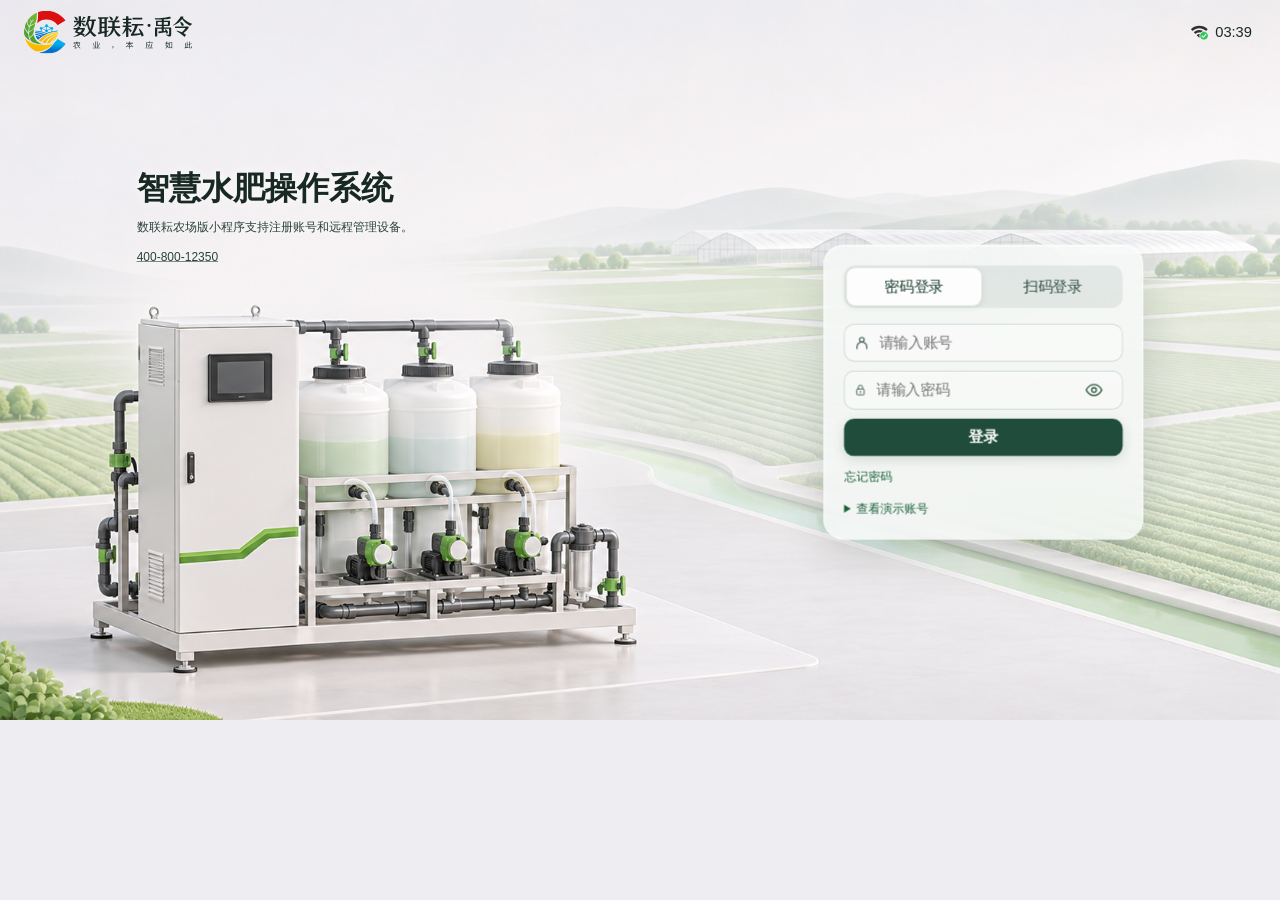
<file: shulianyun-farm-three/machine-demo/index.html>
<!doctype html>
<html lang="zh-CN"><head><meta charset="utf-8"><meta name="viewport" content="width=device-width,initial-scale=1"><script>try{document.documentElement.dataset.theme=localStorage.getItem("fert-ux-theme")||(matchMedia("(prefers-color-scheme: dark)").matches?"dark":"light")}catch(e){document.documentElement.dataset.theme="light"}</script><title>禹令 · 水肥机 UX 设计评审</title><style>
:root{--green:#16794b;--soft:#edf6ef;--ink:#172b24;--muted:#596b63;--line:#dbe4de;--red:#b8322b;--orange:#ffb355}*{box-sizing:border-box}body{margin:0;background:#e9eeeb;color:var(--ink);font-family:'PingFang SC','Noto Sans CJK SC','Microsoft YaHei',sans-serif}button,input,select{font:inherit}button{cursor:pointer}button:disabled{cursor:not-allowed;opacity:.5}button:focus-visible,input:focus,select:focus{outline:3px solid #298457;outline-offset:3px}button{border:1px solid var(--line);border-radius:12px;background:white;padding:12px 22px;color:var(--ink);font-weight:600}button:hover:not(:disabled){border-color:var(--green)}.primary{background:var(--green);color:white;border-color:var(--green)}.danger{background:var(--red);color:white;border-color:var(--red)}.quiet{background:transparent}.reviewbar{display:flex;justify-content:space-between;align-items:center;gap:16px;padding:20px 28px;background:#fff;border-bottom:1px solid var(--line)}.reviewbar h1{font-size:19px;margin:0}.reviewbar p{font-size:12px;color:var(--muted);margin:6px 0 0}.reviewbar .tools{display:flex;gap:8px;align-items:center}.reviewbar button,.reviewbar select{font-size:13px;padding:9px 12px}.workspace{display:grid;grid-template-columns:minmax(0,1fr) 340px;gap:24px;padding:24px;align-items:start}.device-wrap{min-width:0}.device-frame{padding:10px;background:#23392d;border-radius:22px;box-shadow:0 15px 40px #162a2415}.viewport{width:100%;position:relative;overflow:hidden;border-radius:13px;background:#f5f7f5}.screen{width:1920px;height:1080px;transform-origin:top left;position:relative;overflow:hidden;background:#f4f6f4;font-size:24px;display:flex;flex-direction:column}.top{height:112px;background:white;display:flex;align-items:center;justify-content:space-between;padding:0 40px;border-bottom:1px solid var(--line);flex-shrink:0}.brand{display:flex;gap:18px;align-items:center}.brand-mark{width:52px;height:52px;border-radius:16px;background:var(--green);color:white;display:grid;place-items:center;font-size:30px}.brand b{font-size:29px}.brand small{font-size:19px;color:var(--muted);display:block}.topnav{display:flex;gap:10px}.topnav button{font-size:22px;border:none;background:transparent;color:var(--muted)}.topnav button.active{background:var(--soft);color:var(--green)}.topright{display:flex;align-items:center;gap:16px;font-size:20px}.topright .danger{min-width:160px;height:64px}.main{padding:26px 40px;flex:1;min-height:0;display:flex;flex-direction:column;gap:22px}.summary{display:flex;align-items:center;gap:40px;background:white;border:1px solid var(--line);border-radius:20px;padding:22px 28px;min-height:120px}.summary .state{flex:1}.eyebrow{font-size:18px;color:var(--muted);margin-bottom:8px}.summary strong{font-size:32px}.summary .metric{min-width:180px;border-left:1px solid var(--line);padding-left:30px}.metric b{font-size:34px;font-variant-numeric:tabular-nums}.metric small{font-size:20px;margin-left:5px;color:var(--muted)}.dot{display:inline-block;width:11px;height:11px;border-radius:50%;background:var(--green);margin-right:9px}.head{display:flex;align-items:center;justify-content:space-between;gap:16px}.head h2{margin:0;font-size:30px}.row{display:flex;align-items:center;gap:14px}.seg{display:flex;background:#e7ece8;border-radius:14px;padding:5px}.seg button{border:none;background:transparent;font-size:23px;padding:12px 32px;color:var(--muted)}.seg button.active{background:white;color:var(--green);box-shadow:0 2px 6px #172b2410}.pin{width:32px;height:32px;min-width:32px;padding:0;border:0;border-radius:50%;background:var(--orange);color:#5c3400;display:inline-grid;place-items:center;font-size:15px;font-weight:800;vertical-align:middle;margin-right:10px;box-shadow:0 0 0 5px white}.pin:hover{background:#ff9f29}.no-pins .pin{visibility:hidden}.cards{display:grid;grid-template-columns:repeat(4,minmax(0,1fr));gap:18px;flex:1;min-height:0}.barrel{border:1px solid var(--line);border-radius:20px;padding:24px;background:white;text-align:left;display:flex;flex-direction:column;gap:18px;position:relative;color:var(--ink)}.barrel:hover{border-color:var(--green);box-shadow:0 4px 16px #1636260c}.barrel h3{margin:0;font-size:28px}.badge{display:inline-flex;gap:8px;align-items:center;border-radius:8px;padding:6px 10px;font-size:18px;background:var(--soft);color:var(--green)}.badge.warn{background:#fff3e3;color:#925000}.badge.error{background:#fceeea;color:var(--red)}.tank{height:220px;width:140px;border:3px solid #91ad9d;border-radius:16px;margin:10px auto 0;position:relative;overflow:hidden;background:#f3f6f3}.tank .liquid{position:absolute;bottom:0;left:0;right:0;background:#b1dbbf;border-top:2px solid #70b58d}.tank .level{position:absolute;inset:0;display:grid;place-content:center;text-align:center;font-size:42px;font-weight:700}.tank .level small{font-size:18px;font-weight:500}.tank.unknown{background:repeating-linear-gradient(45deg,#eef1ef,#eef1ef 8px,#e5ebe7 8px,#e5ebe7 10px)}.barrel .footer{margin-top:auto;border-top:1px solid var(--line);padding-top:16px;font-size:21px;color:var(--muted)}.faultline{min-height:70px;line-height:1.6;font-size:20px}.muted{color:var(--muted)}.bottomline{display:flex;justify-content:space-between;align-items:center;font-size:20px;color:var(--muted)}.panel{border:1px solid var(--line);background:white;border-radius:20px;padding:24px}.setup{display:grid;grid-template-columns:1.4fr 1fr;gap:22px;flex:1;min-height:0}.setup h3,.panel h3{margin:0 0 18px;font-size:25px}.setup-list{display:flex;flex-direction:column;gap:12px}.select-row{border-bottom:1px solid var(--line);padding:14px 0;display:grid;grid-template-columns:36px 1fr auto;gap:14px;align-items:center;min-height:105px}.select-row label{display:flex;gap:12px;align-items:center;font-size:25px;font-weight:600}.select-row input[type=checkbox]{width:28px;height:28px;accent-color:var(--green)}.select-row small{display:block;font-size:18px;color:var(--muted);margin-top:8px}.select-row button{font-size:21px}.settings{display:flex;flex-direction:column;gap:18px}.field label{font-size:20px;display:block;margin-bottom:10px}.number-control{display:flex;align-items:center;gap:12px}.number-control button{width:52px;padding:8px;font-size:25px}.number-control input,input.num{font-size:28px;width:155px;border:1px solid #acbcb1;border-radius:10px;padding:10px;text-align:center;color:var(--ink);background:white}.unit{font-size:20px;color:var(--muted)}input[type=range]{width:100%;accent-color:var(--green)}.presets{display:flex;gap:10px;margin-top:12px}.presets button{font-size:18px;padding:8px 16px}.check{display:flex;align-items:center;gap:12px;font-size:22px}.check input{width:26px;height:26px;accent-color:var(--green)}.subtle{background:#f3f7f4;border-radius:12px;padding:16px;font-size:20px;line-height:1.65}.actions{display:flex;justify-content:flex-end;gap:14px;margin-top:auto;padding-top:12px}.actions button{min-width:170px;font-size:23px}.error-text{color:var(--red);font-size:20px;min-height:26px}.steps{display:flex;gap:12px;padding:18px 22px;background:white;border:1px solid var(--line);border-radius:16px}.steps span{flex:1;color:var(--muted);font-size:22px}.steps span.current{color:var(--green);font-weight:700}.progress{height:12px;background:#e5ece7;border-radius:10px;overflow:hidden}.progress i{display:block;height:100%;background:var(--green)}.run-grid{display:grid;grid-template-columns:repeat(4,1fr);gap:18px;flex:1}.run-card{display:flex;flex-direction:column;gap:16px}.run-card h3{font-size:26px;margin:0}.big{font-size:42px;font-weight:700}.data-row{display:flex;justify-content:space-between;gap:15px;font-size:21px;padding:12px 0;border-bottom:1px solid var(--line)}.overlay{position:absolute;inset:0;background:#10251c66;display:flex;align-items:center;justify-content:center;z-index:20;padding:32px}.dialog{background:white;border-radius:24px;width:920px;max-height:980px;overflow:auto;padding:34px 40px;box-shadow:0 24px 80px #10251c33}.dialog.wide{width:1150px}.dialog h2{font-size:30px;margin:0}.dialog .close{border:none;font-size:28px;padding:5px 16px}.dialog-body{padding:24px 0;display:flex;flex-direction:column;gap:20px}.dialog .actions{margin-top:12px}.device-caption{text-align:center;font-size:12px;color:#596b63;margin:14px 0}.notes{min-width:0}.notes-heading{display:flex;justify-content:space-between;align-items:center;margin-bottom:12px}.notes h2{font-size:18px;margin:0}.notes small{color:var(--muted)}.note{background:white;border:1px solid var(--line);border-radius:12px;margin-bottom:10px;padding:16px;scroll-margin-top:15px}.note.selected{border-color:var(--green);box-shadow:0 0 0 2px #16794b1c}.note button{border:none;padding:0;background:transparent;text-align:left;display:flex;align-items:center;font-size:14px;line-height:1.5;width:100%}.note .num{background:var(--orange);color:#5c3400;display:grid;place-items:center;border-radius:50%;width:32px;height:32px;flex:0 0 32px;font-size:13px;margin-right:10px}.note dl{font-size:12px;line-height:1.65;margin:12px 0 0}.note dt{font-weight:700;margin-top:8px}.note dd{margin:0;color:var(--muted)}.note-page{font-size:11px;color:var(--muted);padding-left:42px;margin-top:4px}.reviewhelp{font-size:12px;line-height:1.7;color:var(--muted);margin:0 0 16px}.toast{position:absolute;bottom:30px;left:50%;transform:translateX(-50%);padding:16px 28px;background:#172b24;color:white;border-radius:14px;z-index:60;font-size:21px;max-width:900px}.empty{padding:70px;text-align:center}.result-title{font-size:44px;margin:0 0 12px}.result-box{max-width:1100px;width:100%;margin:auto}.result-icon{font-size:48px;color:var(--green);margin-bottom:20px}.locked-banner{background:#fbece9;border:1px solid #edbbb4;border-radius:14px;padding:20px;color:#9c2c24;display:flex;justify-content:space-between;align-items:center}.detail-layout{display:grid;grid-template-columns:240px 1fr;gap:30px}.device-actions{display:flex;flex-direction:column;gap:14px}.operation{display:flex;align-items:center;justify-content:space-between;gap:16px;border-bottom:1px solid var(--line);padding:15px 0}.operation strong{font-size:25px}.operation small{display:block;font-size:18px;color:var(--muted);margin-top:6px}.operation button{font-size:21px}.dialog .head{flex-wrap:wrap}.fine{font-size:18px;line-height:1.6;color:var(--muted)}.notice{background:#fff4e6;padding:15px 18px;border-radius:12px;color:#875000;font-size:20px}.table{width:100%;border-collapse:collapse;font-size:22px}.table th,.table td{border-bottom:1px solid var(--line);text-align:left;padding:15px}.table th{font-size:19px;color:var(--muted)}.elapsed{font-variant-numeric:tabular-nums}@media(max-width:1200px){.workspace{grid-template-columns:1fr}.notes{display:grid;grid-template-columns:repeat(2,minmax(0,1fr));gap:10px}.notes-heading,.reviewhelp{grid-column:1/-1}.note{margin:0}.reviewbar{flex-wrap:wrap}}@media(max-width:620px){.workspace{padding:10px;gap:16px}.reviewbar{padding:14px}.reviewbar .tools{flex-wrap:wrap}.notes{grid-template-columns:1fr}.device-frame{padding:5px;border-radius:12px}.reviewbar h1{font-size:16px}}@media print{.reviewbar .tools{display:none}.workspace{display:block}.notes{display:grid;grid-template-columns:repeat(2,1fr);gap:10px}.note{break-inside:avoid}.device-frame{box-shadow:none}}
.topright .danger{position:relative;z-index:30}.run-card{gap:10px}.run-card .tank{height:150px;width:115px;margin-top:0}.run-card .data-row{padding:8px 0}.run-card .level{font-size:34px}.run-grid{grid-template-columns:repeat(2,minmax(0,1fr));min-height:0}.run-card{display:grid;grid-template-columns:170px 1fr;align-content:start;column-gap:24px}.run-card>.head{grid-column:1/-1}.run-card>.tank{grid-row:2/6;align-self:center}.run-card>.data-row{grid-column:2}.run-card .head{margin-bottom:14px}.actions .pin{width:32px;min-width:32px;height:32px;flex:0 0 32px;padding:0;font-size:15px;align-self:center}.setup .settings{gap:14px}
/* V2: 四桶主操作直达，设置原位展开 */
.top{background:#1c3929;height:104px;border:0}.library-logo{display:block;flex:none;width:300px;height:77px}.topnav button{color:#dce9df;font-size:24px}.topnav button.active{background:#f2f8f3;color:#1b653e}.topright{color:white}.topright>button:not(.danger){background:transparent;border-color:#718b79;color:white}.topright .pin{box-shadow:none}.main{padding:20px 32px;gap:16px}.summary{min-height:106px;padding:16px 24px}.summary .eyebrow{margin-bottom:5px}.summary .metric b{font-size:32px}.direct-cards{min-height:410px}.direct-cards .barrel{padding:18px;gap:12px}.direct-cards h3{font-size:25px;white-space:nowrap}.direct-cards .badge{font-size:17px;white-space:nowrap}.compact-visual{display:flex;align-items:center;gap:20px;min-height:110px}.compact-visual .tank{margin:0;width:86px;height:105px;flex-shrink:0;border-width:2px;border-radius:10px}.compact-visual .level{font-size:27px}.compact-visual .level small{font-size:15px}.compact-visual .faultline{font-size:19px;min-height:0;line-height:1.6}.fault-text{color:var(--red)}.compact-visual .pin{margin-right:6px}.direct-ops{display:flex;flex-direction:column;gap:10px;margin-top:auto}.direct-op{display:grid;grid-template-columns:minmax(0,1fr) minmax(0,1fr);gap:10px;align-items:center}.direct-op>button{font-size:22px;height:54px;padding:8px 12px;white-space:nowrap}.op-hint{font-size:18px;color:var(--muted);display:flex;align-items:center;justify-content:center}.barrel-tools{display:flex;gap:8px;align-items:center;min-height:44px}.barrel-tools button:not(.pin){font-size:18px;min-height:44px;padding:8px 10px}.barrel-tools .pin{margin:0}.inline-panel{flex-shrink:0;position:relative;display:flex;align-items:center;justify-content:space-between;gap:16px;padding:20px 24px 30px;background:white;border:2px solid #a6c9b2;border-radius:16px;min-height:154px}.inline-panel h3{font-size:23px;margin:0}.inline-panel p{margin:10px 0 0}.inline-panel .number-control{gap:8px}.inline-panel .number-control input{width:120px;font-size:25px}.inline-panel button{font-size:20px}.inline-error{position:absolute;bottom:6px;left:24px;font-size:18px;color:var(--red)}.rule-field label{display:flex;gap:10px;align-items:center;font-size:20px}.rule-field input[type=checkbox]{width:24px;height:24px;accent-color:var(--green)}.rule-field .num{width:100px;font-size:24px;padding:6px;margin-top:8px}.rules-panel{min-height:160px}.bottomline button{font-size:22px;padding:10px 22px}.flat-setup{grid-template-columns:minmax(0,1.85fr) minmax(0,1fr)}.setup-table-head{display:grid;grid-template-columns:1fr 1.15fr 1.15fr;gap:16px;font-size:22px;margin-bottom:12px;align-items:center}.flat-select-row{display:grid;grid-template-columns:1fr 1.15fr 1.15fr;gap:16px;align-items:center;min-height:116px;border-top:1px solid var(--line)}.flat-select-row>label{display:flex;align-items:center;gap:12px;font-size:24px}.flat-select-row input[type=checkbox]{width:28px;height:28px;accent-color:var(--green);flex-shrink:0}.flat-select-row small{display:block;margin-top:8px;font-size:17px;color:var(--muted)}.flat-select-row .number-control{gap:6px}.flat-select-row .number-control input{width:110px;padding:9px 5px;font-size:25px}.flat-select-row .number-control button{width:40px;padding:8px 5px;font-size:24px}.flat-select-row .unit{font-size:18px}.flat-setup .settings{gap:18px}.flat-setup .settings .number-control input{width:130px;font-size:25px}.flat-setup .settings .number-control button{width:46px}.volume-note{font-size:18px;padding-top:20px;border-top:1px solid var(--line);line-height:1.5}.flat-setup .error-text{font-size:18px;min-height:25px;margin-top:12px}.start-strip{display:flex;align-items:center;justify-content:space-between;gap:20px;padding:18px 24px;background:white;border-radius:16px;border:1px solid var(--line);font-size:23px;flex-shrink:0}.start-strip>.primary{font-size:26px;min-width:260px;padding:16px 24px}.purge-page{flex:1;display:flex;align-items:center;justify-content:center;gap:100px}.purge-page>button{font-size:30px;padding:20px 45px}.purge-count{font-size:110px;font-weight:700}.purge-count small{font-size:30px}.history-page{flex:1;overflow:auto}.screen-lock{z-index:25}.screen-lock .panel{padding:44px;text-align:center}.screen-lock h2{font-size:36px}.screen-lock .primary{font-size:28px}.topright .danger{z-index:40}.run-grid{min-height:240px}.barrel:focus-within{border-color:var(--green)}

.topright>button.pin{background:var(--orange);color:#5c3400;border:0}.direct-cards .barrel{justify-content:space-between}.direct-ops{margin-top:0}.compact-visual{min-height:160px}.compact-visual .tank{width:100px;height:145px}.flat-setup .panel{padding:18px}.flat-setup .setup-list{gap:0}.flat-select-row{min-height:88px}.flat-select-row small{font-size:16px;margin-top:5px}.volume-note{padding-top:10px;font-size:17px}.flat-setup .error-text{margin-top:6px;min-height:22px}.main:has(.inline-panel){gap:10px;padding-top:16px;padding-bottom:16px}.main:has(.inline-panel) .summary{min-height:88px;padding:10px 24px}.main:has(.inline-panel) .summary strong{font-size:28px}.main:has(.inline-panel) .direct-cards{min-height:0}.main:has(.inline-panel) .barrel{padding:14px;gap:8px}.main:has(.inline-panel) .compact-visual{min-height:75px}.main:has(.inline-panel) .compact-visual .tank{width:68px;height:78px}.main:has(.inline-panel) .compact-visual .level{font-size:23px}.main:has(.inline-panel) .compact-visual .level small{font-size:12px}.main:has(.inline-panel) .direct-op>button{height:46px}.inline-panel{min-height:130px;padding:16px 20px 26px}.inline-panel .number-control input{font-size:24px}.inline-panel .rule-field input.num{padding:5px}
.annotation-layer{position:absolute;inset:0;pointer-events:none;z-index:50}.annotation-layer .pin{position:absolute;margin:0!important;padding:0!important;min-width:32px!important;width:32px!important;height:32px!important;font-size:15px!important;pointer-events:auto;box-shadow:0 0 0 3px white;background:var(--orange);color:#5c3400}.no-pins .annotation-layer{visibility:hidden}/* V3 · 设备控制面板，固定对象、克制色彩、立体状态 */
:root{--green:#14754c;--soft:#edf5f0;--ink:#202d27;--muted:#65736b;--line:#dce3de;--red:#b4352d}.screen{background:#f1f3f0;font-family:'PingFang SC','Noto Sans CJK SC','Microsoft YaHei',sans-serif;font-weight:400}.top{padding:0 34px;background:#1c3428;height:104px}.brand{gap:26px}.library-logo{width:300px;height:77px}.identity{display:flex;align-items:center;gap:12px;border-left:1px solid #6b807444;padding-left:26px;color:#fff}.identity-avatar{display:grid;place-items:center;width:40px;height:40px;border:1px solid #8ca295;border-radius:50%;font-size:18px;color:#dfebe3}.identity small{display:block;font-size:14px;color:#b0c2b6;line-height:1.6}.identity b{display:block;font-size:22px;font-weight:500}.topnav{gap:8px}.topnav button{font-size:24px;font-weight:500;min-width:90px;padding:13px 18px;color:#b8ccbf;border-radius:10px}.topnav button.active{background:#edf4ee;color:#174f32}.topright{gap:20px}.topright .lock-action{padding:12px 18px;border:none!important;color:#dae5dd!important;font-size:22px;font-weight:500;background:transparent}.action-divider{width:1px;height:36px;background:#72877b66}.topright .danger{min-width:150px;height:58px;background:#bc3a2f;border-color:#bc3a2f;border-radius:12px;font-size:25px;box-shadow:inset 0 1px 0 #ffffff20}.main{padding:18px 32px;gap:14px}.summary{border:0;border-bottom:1px solid #d7dfd8;border-radius:0;background:transparent;padding:4px 6px 18px;min-height:100px;gap:36px}.summary .state .eyebrow{font-size:18px;letter-spacing:1px;margin-bottom:8px}.summary strong{font-size:34px;line-height:1.15}.summary .metric{min-width:200px;padding-left:34px;border-left:1px solid #d7dfd8}.summary .metric .eyebrow{font-size:18px;color:#65736b}.summary .metric b{font-size:38px;font-weight:600;letter-spacing:-1px}.summary .metric:first-of-type b{letter-spacing:0}.summary .metric small{font-size:18px}.head h2{font-size:28px;font-weight:600;letter-spacing:0}.control-head{height:58px;flex-shrink:0}.seg{padding:4px;background:#e1e7e1;border-radius:12px}.seg button{font-size:23px;font-weight:500;padding:11px 26px;min-width:160px;border-radius:9px}.seg button.active{box-shadow:0 1px 5px #193a2712;color:#174e34}.maintenance{display:flex;align-items:center;gap:10px;margin-left:12px}.maintenance button{min-height:52px;padding:10px 20px;font-size:21px;font-weight:500;border:1px solid #cfd8d1;background:#ffffff99;border-radius:10px}.cards{gap:18px}.direct-cards{min-height:0;align-items:stretch}.direct-cards .barrel{padding:20px;gap:12px;justify-content:flex-start;border-radius:18px;border-color:#d6dfd8;background:#fdfefd;box-shadow:0 2px 5px #18362503;overflow:visible}.barrel:hover{box-shadow:none;border-color:#b3c7b8}.barrel.is-active,.barrel.is-selected{border-color:#82ad94;box-shadow:0 0 0 1px #82ad9420}.barrel.is-active:before{content:'';position:absolute;top:18px;bottom:18px;left:0;width:3px;background:#248057;border-radius:0 3px 3px 0}.direct-cards h3,.run-card h3{font-size:24px;font-weight:500;margin:0}.barrel h3 strong{font-size:30px;font-weight:600;margin-left:5px}.barrel .head{min-height:40px;flex-shrink:0;gap:8px}.badge{font-size:17px;line-height:1.35;padding:5px 9px;background:#edf1ed;color:#596c5f;font-weight:500;border-radius:6px;white-space:nowrap}.badge.warn{background:#fbefe9;color:#a85134}.barrel.is-active .badge{background:#e5f1e8;color:#187446}.compact-visual{display:flex;align-items:center;justify-content:center;gap:12px;height:215px;min-height:215px;margin:0}.reservoir-readout{min-width:128px;max-width:160px;padding-bottom:14px}.value-caption{font-size:18px;color:var(--muted);margin-bottom:8px}.level-number{font-size:55px;font-weight:600;letter-spacing:-2px;line-height:1.1;font-variant-numeric:tabular-nums}.level-number small{font-size:22px;font-weight:500;letter-spacing:0;margin-left:4px}.volume-number{font-size:22px;color:#56695b;margin-top:12px;font-variant-numeric:tabular-nums}.volume-number small,.volume-number span{font-size:18px}.faultline{min-height:29px;height:29px;display:flex;align-items:center;gap:9px;font-size:18px;line-height:1.5;padding:0 2px;flex-shrink:0}.faultline.has-fault{color:#a84935}.health-dot{display:inline-block;width:7px;height:7px;border-radius:50%;background:#79a68a}.fault-indicator{display:grid;place-items:center;width:18px;height:18px;border-radius:50%;background:#f2d9d0;color:#a84935;font-style:normal;font-size:14px;font-weight:700}.direct-ops{gap:9px;margin-top:auto}.direct-op{grid-template-columns:minmax(0,1fr) 92px;gap:10px}.direct-op>button{height:52px;font-size:22px;font-weight:500;border-radius:10px;padding:8px 14px;white-space:nowrap}.direct-op .op-start{display:flex;align-items:center;justify-content:flex-start;gap:15px;background:#f0f4f0;border:1px solid #d9e1da;color:#234b34}.screen .direct-op .op-start:hover:not(:disabled){background:var(--ui-accent-soft);color:var(--ui-accent-text);border-color:var(--ui-accent)}.channel-icon{display:inline-block;width:24px;font-size:25px;color:#5c7865;text-align:center;line-height:1}.direct-op .danger{background:#fff0ed;color:#a72f25;border:1px solid #e6b3a9;display:flex;align-items:center;gap:15px}.direct-op .danger .channel-icon{color:#b33b30;font-size:17px}.direct-op .delay-action{font-size:19px;color:#596b5f;background:#fff;border:1px solid #d9e1da;text-align:center;padding:8px}.op-hint{font-size:17px;color:#7b897f;white-space:nowrap}.op-hint.on{color:#14754c}.barrel-tools{display:flex;align-items:center;justify-content:space-between;min-height:42px;margin:0;padding-top:9px;border-top:1px solid #e9eee8}.barrel-tools button:not(.pin){font-size:18px;font-weight:500;border-radius:8px;background:white;padding:7px 10px;min-height:38px}.barrel-tools .cancel-action{color:#b4352d;border-color:#debcb3}.bottomline{min-height:50px;font-size:20px;color:#66766b}.strip-separator{display:inline-block;margin:0 16px;color:#a5b1a7}.stop-all{border:1px solid #dcaaa0;color:#a73a2e;background:#fff6f3;font-size:22px!important;min-width:170px}.stop-all:disabled{color:#78857a;border-color:#ccd5cb;background:#e8ece6;opacity:1}.strip-caption{color:#66766b;margin-right:24px}.start-strip{border-radius:12px;min-height:77px;padding:14px 20px;border-color:#d6ded5;font-size:22px;background:#fff}.start-strip .primary{min-width:250px;font-size:25px;padding:13px 23px;border-radius:10px}.barrel-select{display:flex;gap:12px;align-items:center;white-space:nowrap}.barrel-select input{width:26px;height:26px;accent-color:var(--green);margin:0}.auto-mode .barrel{padding:16px 18px;gap:8px}.auto-mode .compact-visual{height:165px;min-height:165px}.auto-mode .level-number{font-size:44px}.auto-mode .reservoir-readout{padding-bottom:0}.auto-mode .value-caption{font-size:17px;margin-bottom:5px}.auto-mode .volume-number{font-size:20px;margin-top:8px}.barrel-quantities{display:flex;flex-direction:column;gap:9px;margin-top:auto}.auto-quantity{display:flex;align-items:center;justify-content:space-between;gap:12px;min-height:48px}.auto-quantity>label{font-size:18px;white-space:nowrap}.auto-quantity .number-control{gap:5px}.auto-quantity .number-control input{width:83px;font-size:23px;border:1px solid #cbd7cd;border-radius:8px;padding:7px 2px;height:44px;background:#fff}.auto-quantity .number-control button{width:32px;height:44px;border-radius:7px;font-size:22px;padding:6px 2px}.auto-quantity .unit{font-size:17px;margin-left:2px}.task-settings{position:relative;display:grid;grid-template-columns:minmax(0,2fr) minmax(0,1fr) minmax(0,1.4fr);align-items:center;gap:28px;min-height:118px;flex-shrink:0;padding:15px 24px 23px;background:#fff;border:1px solid #d6ded5;border-radius:12px}.task-setting{display:flex;gap:16px;align-items:center}.task-setting>label{font-size:20px;white-space:nowrap;font-weight:500}.task-setting label span{font-size:17px;color:#697b6c;margin-left:5px}.task-setting input.num,.task-setting .number-control input{width:94px;font-size:25px;border-radius:8px;padding:8px 4px;border:1px solid #cbd7cd;height:46px}.task-setting .number-control{gap:6px}.task-setting .number-control button{height:46px;width:38px;font-size:23px;padding:6px}.task-settings .flow-setting{flex-wrap:wrap;gap:10px 16px}.flow-setting>label{flex:0 0 100%}.task-settings .presets{margin:0;gap:6px}.task-settings .presets button{font-size:17px;height:42px;padding:5px 12px;border-radius:8px;background:#f7f9f5}.task-settings .error-text{position:absolute;bottom:1px;left:24px;font-size:17px;min-height:20px;line-height:1.2}.wash-setting{flex-direction:column;align-items:flex-start;gap:8px}.task-settings .check{font-size:20px;white-space:nowrap;gap:10px}.check input{width:23px;height:23px}.task-settings .row{gap:12px}.task-settings .unit{font-size:18px}.run-timeline{background:#fff;border:1px solid #d6ded5;border-radius:12px;padding:16px 22px;display:grid;grid-template-columns:1fr 1fr;align-items:center;gap:14px 22px;flex-shrink:0}.run-timeline .steps{padding:0;background:transparent;border:0;gap:25px}.run-timeline .steps span{font-size:21px;white-space:nowrap}.run-time{display:flex;align-items:center;justify-content:flex-end;gap:32px;font-size:20px;color:#66766b}.run-time b{font-size:24px;color:#263d2d;font-weight:500}.run-timeline .progress{grid-column:1/-1;height:7px}.current-phase{font-size:22px;color:#14754c}.run-grid{display:grid;grid-template-columns:repeat(4,minmax(0,1fr));gap:18px;min-height:0;flex:1}.run-card{display:flex;flex-direction:column;gap:12px;padding:20px;border-radius:18px;background:#fdfefd}.run-card>.head{margin:0}.run-card .compact-visual{height:210px;min-height:210px}.run-card .data-row{font-size:20px;padding:12px 0;margin:0}.run-actual{display:flex;align-items:center;justify-content:space-between;margin-top:auto;padding:20px 0 10px;font-size:19px;color:#5d7161}.run-actual strong{font-size:34px;letter-spacing:-1px;color:#174d32;font-weight:600}.run-actual small{font-size:18px;font-weight:400;letter-spacing:0}.badge.inactive{background:#f0f1ed;color:#819082}.run-card:not(.is-selected){background:#f8faf6}.run-card:not(.is-selected) .tank-model{filter:saturate(.5)}.inline-panel{border-radius:12px;border-color:#b4cbb9;box-shadow:none;padding:16px 20px 25px;min-height:125px}.inline-panel h3{font-size:22px}.main:has(.inline-panel){gap:10px;padding:16px 32px}.main:has(.inline-panel) .summary{min-height:88px;padding:2px 6px 12px}.main:has(.inline-panel) .barrel{padding:14px;gap:8px}.main:has(.inline-panel) .compact-visual{height:122px;min-height:122px}.main:has(.inline-panel) .level-number{font-size:40px}.main:has(.inline-panel) .value-caption{font-size:17px;margin-bottom:4px}.main:has(.inline-panel) .volume-number{margin-top:5px;font-size:20px}.main:has(.inline-panel) .direct-op>button{height:46px}.main:has(.inline-panel) .faultline{font-size:17px;min-height:25px;height:25px}.rule-field .num{font-size:24px}.locked-banner{border-radius:10px;padding:14px 18px;font-size:21px}.main:has(.locked-banner) .compact-visual{height:150px;min-height:150px}.main:has(.locked-banner) .level-number{font-size:45px}.note dl{font-size:14px;line-height:1.7}.note-page,.reviewhelp,.device-caption,.reviewbar p{font-size:14px}.notes-heading small{font-size:14px}.screen .fine{font-size:18px}.screen .inline-error{font-size:18px}.screen .dialog small{font-size:18px}.screen .tank3d{font-size:14px}.screen .annotation-layer .pin{font-size:15px}.note{border-radius:12px}.device-frame{background:#29392f;padding:9px;border-radius:21px;box-shadow:0 18px 45px #22382b14}.screen .dialog{border-radius:18px}.screen button{font-weight:500}.screen input{font-variant-numeric:tabular-nums}.screen button:disabled{opacity:.48}.screen .stop-all:disabled{opacity:1}.screen .tank3d.unknown{background:transparent}.screen .barrel .tank3d:hover{border:0}
/* Independent 3D cylinder and machinery simulation; no network assets. */
.screen .tank.tank3d{position:relative;width:180px;height:215px;min-height:0;flex:0 0 180px;border:0;border-radius:0;background:transparent;margin:0;overflow:visible;perspective:700px;isolation:isolate}.tank3d .tank-model{position:absolute;width:160px;height:230px;left:10px;top:-10px;transform:scale(.91);transform-origin:50% 80%;transform-style:preserve-3d}.floor-shadow{position:absolute;left:10px;bottom:3px;width:153px;height:20px;border-radius:50%;background:radial-gradient(ellipse,#24382c33 0%,#3b513817 45%,transparent 70%);filter:blur(3px)}.tank-feet{position:absolute;bottom:9px;width:16px;height:24px;background:linear-gradient(90deg,#718477,#bfccc0 45%,#758b79);border-radius:2px 2px 4px 4px;z-index:1}.foot-left{left:39px}.foot-right{right:33px}.bottom-rim{position:absolute;top:187px;left:22px;width:116px;height:27px;background:linear-gradient(90deg,#768b7c,#d2ddd3 25%,#e0e6dc 50%,#9aada0 80%,#637c6a);border-radius:50%;border:1px solid #92a798;box-shadow:0 5px 4px #1f332317;z-index:2}.vessel-back{position:absolute;left:22px;top:39px;width:116px;height:161px;border-radius:50% / 9%;background:linear-gradient(90deg,#cfdbd3b8,#e2e9e0a6 24%,#f3f7ecbd 50%,#b5c8bac9);border:1px solid #a4b9ab;z-index:2}.fluid-chamber{position:absolute;left:26px;top:47px;width:108px;height:148px;border-radius:50% / 8%;overflow:hidden;z-index:3}.fluid-fill{position:absolute;left:0;right:0;bottom:0;height:var(--fill-height);border-radius:0 0 48% 48% / 0 0 9px 9px;background:linear-gradient(90deg,#6aa68bda,#a1d0b2d9 30%,#b6dbc0c9 50%,#74b296d9 85%,#558c73e0);box-shadow:inset 5px 0 8px #5b8b6b10;transition:height .45s linear}.fluid-surface{position:absolute;left:0;bottom:calc(var(--fill-height) - 10px);width:108px;height:21px;border-radius:50%;background:radial-gradient(ellipse at 40% 30%,#d0ead8,#92c7a8 60%,#6da78c);border:1px solid #72ac8b;overflow:hidden;transition:bottom .45s linear}.fluid-surface i{position:absolute;inset:-20px;background:repeating-conic-gradient(from 0deg,#ffffff00 0deg 30deg,#ffffff55 35deg 38deg,#ffffff00 43deg 100deg);opacity:0}.drive-motor{position:absolute;left:63px;top:9px;width:35px;height:32px;z-index:11;border-radius:5px 5px 4px 4px;background:linear-gradient(90deg,#6c8178,#c5cfc7 22%,#e0e7db 45%,#9aaca0 75%,#63796c);border:1px solid #82958a;box-shadow:3px 2px 3px #1637231c}.drive-motor:before{content:'';position:absolute;left:3px;right:3px;top:-5px;height:9px;border-radius:50%;background:linear-gradient(#e9eee3,#91a397);border:1px solid #9eafa2}.drive-motor:after{content:'';position:absolute;left:3px;right:3px;top:11px;height:8px;background:repeating-linear-gradient(90deg,#42594c44 0 2px,transparent 2px 5px);border-radius:1px}.drive-shaft{position:absolute;left:78px;top:38px;width:5px;height:142px;z-index:6;background:linear-gradient(90deg,#4c6557,#d8e1d6 50%,#667f6e);opacity:.75;border-radius:2px}.mix-impeller{position:absolute;left:49px;top:144px;width:64px;height:64px;z-index:6;transform:rotateX(65deg) rotateZ(25deg);transform-style:preserve-3d}.mix-impeller i{position:absolute;left:3px;top:27px;width:58px;height:10px;border-radius:3px;background:linear-gradient(#e5ece0,#6c8876 65%,#354f3e);border:1px solid #6d8a77;box-shadow:0 3px 0 #4e6957;transform:rotateZ(0deg) rotateX(15deg)}.mix-impeller i:nth-child(2){transform:rotateZ(90deg) rotateX(15deg)}.mix-impeller b{position:absolute;left:25px;top:25px;width:15px;height:15px;border-radius:50%;background:radial-gradient(circle at 30% 25%,#d7e2d5,#597962);border:1px solid #5e8069;transform:translateZ(3px)}.vessel-glass{position:absolute;left:22px;top:40px;width:116px;height:161px;border-radius:50% / 9%;z-index:7;background:linear-gradient(90deg,#c4d5cc38,#ffffff44 10%,#ffffff00 28%,#ffffff11 55%,#40694c1a 100%);border-left:2px solid #e6eee3cc;border-right:2px solid #8ba69699;box-shadow:inset -8px 0 12px #4f71591c;pointer-events:none}.glass-reflection{position:absolute;left:34px;top:61px;width:8px;height:112px;background:linear-gradient(#fff8,#fff3);z-index:9;border-radius:4px;opacity:.65;pointer-events:none}.top-rim{position:absolute;left:22px;top:27px;width:116px;height:28px;border-radius:50%;z-index:8;background:radial-gradient(ellipse at center,#c0d1c5 0 47%,#e4ebe2 50% 65%,#8fa89a 70%,#dce6da 77%);border:1px solid #a1b6a7;box-shadow:0 2px 2px #1631241c}.tank-inlet{position:absolute;left:2px;top:48px;width:30px;height:12px;background:linear-gradient(#d9e4dd,#819d8a);border:1px solid #8da796;border-radius:4px 0 0 4px;z-index:10}.tank-inlet:before{content:'';position:absolute;left:-7px;top:-13px;width:12px;height:24px;border:1px solid #8da796;border-radius:4px 4px 0 0;background:linear-gradient(90deg,#9fb4a6,#e2e9de,#839e8d)}.tank-outlet{position:absolute;right:0;bottom:39px;width:28px;height:11px;background:linear-gradient(#d9e4dd,#819d8a);border:1px solid #8da796;border-radius:0 4px 4px 0;z-index:10}.water-stream{display:none;position:absolute;left:28px;top:59px;width:5px;height:calc(136px - var(--fill-height));min-height:8px;background:linear-gradient(90deg,#57b3cd99,#c2f0f9ee,#58b3ccc9);z-index:9;border-radius:3px;overflow:hidden;box-shadow:0 0 4px #a8e2e966}.water-stream i{position:absolute;left:0;width:5px;height:8px;border-radius:50%;background:#d2f6ffff;animation:water-fall .7s linear infinite;animation-delay:var(--animation-phase)}.water-stream i:nth-child(2){animation-delay:calc(var(--animation-phase) - .23s)}.water-stream i:nth-child(3){animation-delay:calc(var(--animation-phase) - .46s)}.fert-stream{display:none;position:absolute;right:-13px;bottom:39px;width:17px;height:6px;background:linear-gradient(90deg,#6baf8e,#9cdbb7aa);z-index:9;border-radius:0 5px 5px 0}.fluid-bubbles{display:none;position:absolute;left:15px;right:15px;bottom:5px;height:var(--fill-height);overflow:hidden}.fluid-bubbles i{position:absolute;bottom:0;width:5px;height:5px;border:1px solid #e2f3e9aa;border-radius:50%;left:15%;animation:bubble-rise 1.8s linear infinite;animation-delay:var(--animation-phase)}.fluid-bubbles i:nth-child(2){left:65%;animation-delay:calc(var(--animation-phase) - .7s)}.fluid-bubbles i:nth-child(3){left:40%;animation-delay:calc(var(--animation-phase) - 1.2s)}.tank3d.is-watering .water-stream{display:block}.tank3d.is-watering .tank-inlet{background:linear-gradient(#cde8ed,#7dafb9);border-color:#7ba8b4}.tank3d.is-watering .fluid-surface{box-shadow:inset 0 0 0 2px #c9f1ed99}.tank3d.is-mixing .mix-impeller{animation:impeller-spin .9s linear infinite;animation-delay:var(--animation-phase)}.tank3d.is-mixing .fluid-surface i{opacity:.8;animation:vortex-spin 1.8s linear infinite;animation-delay:var(--animation-phase)}.tank3d.is-mixing .fluid-bubbles{display:block}.tank3d.is-ferting .fert-stream{display:block}.tank3d.unknown .fluid-fill,.tank3d.unknown .fluid-surface{display:none}.tank3d.unknown .vessel-back{background:repeating-linear-gradient(120deg,#dbe2dcdd 0 8px,#cfd8d0dd 8px 10px)}.tank3d.unknown .drive-shaft,.tank3d.unknown .mix-impeller{opacity:.5}.auto-mode .tank.tank3d{width:160px;flex-basis:160px;height:165px}.auto-mode .tank-model{left:0;top:-32px;transform:scale(.73)}.main:has(.inline-panel) .tank.tank3d{width:140px;height:122px;flex-basis:140px}.main:has(.inline-panel) .tank-model{left:-10px;top:-50px;transform:scale(.56)}.main:has(.locked-banner) .tank.tank3d{height:150px}.main:has(.locked-banner) .tank-model{transform:scale(.68);top:-36px}.run-card .tank.tank3d{width:180px;height:210px;flex-basis:180px}.run-card .tank-model{top:-10px;transform:scale(.9)}@keyframes impeller-spin{from{transform:rotateX(65deg) rotateZ(0deg)}to{transform:rotateX(65deg) rotateZ(360deg)}}@keyframes vortex-spin{to{transform:rotate(360deg)}}@keyframes water-fall{from{top:-10px}to{top:100%}}@keyframes bubble-rise{from{bottom:-5px;opacity:0}20%{opacity:.8}to{bottom:100%;opacity:0}}@media(prefers-reduced-motion:reduce){.tank3d *{animation:none!important;transition:none!important}}

/* V4: 整机为父级，四桶为操控单元。 */
.main{padding:14px 18px;gap:0}.machine-shell{display:flex;flex-direction:column;flex:1;min-height:0;gap:14px;padding:16px;background:#f8faf6;border:1px solid #c8d5ca;border-radius:18px;box-shadow:0 2px 6px #1d3c2710}.machine-header{padding:2px 6px 16px;min-height:103px;background:transparent;border-bottom:1px solid #d7e1d7;flex-shrink:0}.machine-title{font-size:32px;font-weight:600;line-height:1.25;margin:0 0 10px;color:#1b3527;letter-spacing:0}.machine-status{font-size:22px;color:#54685a;line-height:1.2;display:flex;align-items:center}.machine-status .dot{width:9px;height:9px;margin-right:9px}.machine-body{flex:1;min-height:0;display:flex;flex-direction:column;gap:14px}.machine-body>.control-head h2{font-size:24px;color:#465d4c;font-weight:500}.machine-body .compact-visual{height:195px;min-height:195px}.machine-body .tank.tank3d{height:195px}.machine-body .tank-model{top:-17px;transform:scale(.86)}.machine-body .auto-mode .compact-visual{height:140px;min-height:140px}.machine-body .auto-mode .tank.tank3d{height:140px}.machine-body .auto-mode .tank-model{top:-40px;transform:scale(.66)}.machine-body .run-card .compact-visual{height:185px;min-height:185px}.machine-body .run-card .tank.tank3d{height:185px}.machine-body .run-card .tank-model{top:-23px;transform:scale(.82)}.main:has(.inline-panel){padding:14px 18px;gap:0}.machine-shell:has(.inline-panel){padding:12px 16px;gap:10px}.machine-shell:has(.inline-panel) .machine-body{gap:10px}.machine-shell:has(.inline-panel) .machine-header{min-height:87px;padding-bottom:10px}.machine-shell:has(.inline-panel) .machine-title{font-size:30px;margin-bottom:6px}.machine-shell:has(.inline-panel) .compact-visual{height:110px;min-height:110px}.machine-shell:has(.inline-panel) .tank.tank3d{height:110px}.machine-shell:has(.inline-panel) .tank-model{top:-57px;transform:scale(.51)}.machine-shell:has(.locked-banner) .machine-header{min-height:88px}.machine-shell:has(.locked-banner) .machine-title{margin-bottom:6px}.machine-shell:has(.locked-banner) .compact-visual{height:130px;min-height:130px}.machine-shell:has(.locked-banner) .tank.tank3d{height:130px}.machine-shell:has(.locked-banner) .tank-model{top:-45px;transform:scale(.61)}

/* V5: 硬件语义图标、整机聚合状态、液位属性归位 */
.hardware-icon{display:block;width:48px;height:46px;flex:0 0 48px;overflow:visible;pointer-events:none}.direct-op>button{padding:2px 12px}.direct-op .op-start,.direct-op .danger{gap:10px}.direct-op .danger .hardware-icon{filter:saturate(.7)}.main:has(.inline-panel) .hardware-icon{width:43px;height:42px;flex-basis:43px}.machine-title-row{display:flex;align-items:center;gap:24px;flex-wrap:wrap;margin-bottom:9px}.machine-title-row .machine-title{margin:0!important;flex-shrink:0}.machine-counts{display:flex;align-items:center;gap:0;font-size:17px;color:#62776a;white-space:nowrap;font-variant-numeric:tabular-nums}.machine-counts>span+span{margin-left:13px;padding-left:13px;border-left:1px solid #d6dfd7}.machine-counts .is-running{color:#187346;font-weight:600}.machine-counts .count-fault{color:#a55337}.machine-status{font-size:21px;min-height:25px}.machine-status.is-stopped{color:#a5372d}.machine-header .state{min-width:0}.machine-header .metric{min-width:185px;padding-left:28px}.machine-header{gap:28px}.protection-status{display:flex;align-items:flex-start;gap:6px;margin-top:13px;color:#5a7965;font-size:15px;line-height:1.45;max-width:168px}.protection-status svg{flex-shrink:0;margin-top:1px}.protection-status.limited,.protection-status.unavailable{color:#9e6138}.protection-status span{white-space:normal}.reservoir-readout{max-width:170px;min-width:138px}.barrel .faultline.has-fault{height:auto;min-height:27px;font-size:17px}.barrel .direct-ops{margin-top:auto}.bottomline{justify-content:flex-end;min-height:49px}.bottomline>.row{margin-left:auto}.auto-mode .protection-status{font-size:14px;margin-top:8px}.auto-mode .protection-status svg{width:16px;height:16px}.main:has(.inline-panel) .protection-status{font-size:14px;margin-top:6px;line-height:1.3}.main:has(.inline-panel) .protection-status svg{width:16px;height:16px}.machine-shell:has(.inline-panel) .machine-title-row{margin-bottom:6px}.machine-shell:has(.inline-panel) .machine-title{font-size:29px}.machine-shell:has(.inline-panel) .machine-counts{font-size:16px}.machine-shell:has(.locked-banner) .machine-title-row{margin-bottom:6px}

/* V6 · 固定数据栅格；全局弹窗不改变主屏尺寸 */
.screen .machine-body .barrel .compact-visual{display:grid;grid-template-columns:156px minmax(0,1fr);gap:20px;align-items:center;justify-content:initial;height:208px;min-height:208px;margin:0}.screen .machine-body .barrel-illustration{height:208px;width:156px;position:relative;overflow:hidden;align-self:center}.screen .machine-body .barrel-illustration .tank.tank3d{display:block;width:156px;height:208px;margin:0;flex:none;overflow:visible}.screen .machine-body .barrel-illustration .tank-model{width:160px;height:230px;left:9px;top:5px;transform:scale(.86);transform-origin:top left}.screen .machine-body .reservoir-readout{display:flex;flex-direction:column;justify-content:center;gap:13px;width:100%;min-width:0;max-width:none;margin:0;padding:0;text-align:left;align-self:stretch}.reservoir-readout dt,.reservoir-readout dd{margin:0}.reservoir-readout .liquid-reading{display:flex;flex-direction:column;gap:7px}.reservoir-readout .value-caption{font-size:18px;font-weight:400;line-height:24px;color:#65766b;margin:0}.reservoir-readout .level-number{display:flex;align-items:baseline;gap:5px;min-height:60px;line-height:1.1;font-size:52px;font-weight:600;letter-spacing:-1.8px;white-space:nowrap;font-variant-numeric:tabular-nums}.reservoir-readout .level-number small{font-size:22px;line-height:1;letter-spacing:0;margin:0;font-weight:400;color:#4d6455}.reservoir-readout .volume-reading{display:flex;align-items:baseline;justify-content:space-between;gap:10px;min-height:29px;width:100%;padding-top:10px;border-top:1px solid #e6ece5}.reservoir-readout .volume-reading dt{font-size:18px;color:#65766b;white-space:nowrap}.reservoir-readout .volume-number{display:flex;align-items:baseline;gap:5px;font-size:21px;font-weight:500;line-height:1.35;margin:0;color:#344c3c;white-space:nowrap;font-variant-numeric:tabular-nums}.reservoir-readout .volume-number small{font-size:17px;font-weight:400;line-height:1;color:#65766b}.reservoir-readout .protection-reading{min-height:35px}.reservoir-readout .protection-reading dd{margin:0}.reservoir-readout .protection-status{display:flex;align-items:flex-start;gap:6px;margin:0;max-width:none;font-size:15px;line-height:22px}.protection-status svg{width:17px;height:17px;margin-top:2px}.sr-label{position:absolute!important;width:1px;height:1px;overflow:hidden;clip-path:inset(50%);white-space:nowrap}.screen .barrel .faultline{position:relative;display:flex;align-items:center;height:34px;min-height:34px;max-height:34px;flex-shrink:0;gap:8px;padding:6px 9px;border-radius:7px;background:#fff0e9;font-size:16px;line-height:21px;border:1px solid #f0d9ce;margin:0}.screen .barrel .fault-placeholder{background:transparent;border-color:transparent;visibility:hidden}.screen .barrel .faultline .fault-text{white-space:nowrap}.screen .machine-body .auto-mode .compact-visual{height:176px;min-height:176px;grid-template-columns:132px minmax(0,1fr);gap:16px}.screen .machine-body .auto-mode .barrel-illustration,.screen .machine-body .auto-mode .barrel-illustration .tank.tank3d{width:132px;height:176px}.screen .machine-body .auto-mode .barrel-illustration .tank-model{transform:scale(.72);left:8px;top:5px}.screen .machine-body .auto-mode .reservoir-readout{gap:9px}.screen .machine-body .auto-mode .level-number{font-size:44px;min-height:48px}.screen .machine-body .auto-mode .volume-reading{padding-top:7px;min-height:26px}.screen .machine-body .auto-mode .value-caption,.screen .machine-body .auto-mode .volume-reading dt{font-size:17px}.screen .machine-body .auto-mode .protection-status{font-size:14px;line-height:20px}.screen .machine-body .auto-mode .protection-reading{min-height:24px}.screen .machine-shell:has(.locked-banner) .barrel .compact-visual{height:180px;min-height:180px}.screen .machine-shell:has(.locked-banner) .barrel-illustration,.screen .machine-shell:has(.locked-banner) .barrel-illustration .tank.tank3d{height:180px}.screen .machine-shell:has(.locked-banner) .barrel-illustration .tank-model{transform:scale(.73);top:5px;left:18px}.screen .machine-shell:has(.locked-banner) .reservoir-readout{gap:8px}.screen .machine-shell:has(.locked-banner) .level-number{font-size:44px;min-height:48px}.global-settings-overlay{position:absolute;inset:0;display:flex;align-items:center;justify-content:center;padding:40px;background:#10271c66;z-index:20}.settings-dialog{width:740px;max-width:calc(100% - 100px);max-height:940px;overflow:auto;padding:30px 36px;background:#fff;border:1px solid #d1dcd3;border-radius:18px;box-shadow:0 24px 90px #0a241933}.settings-dialog .head{flex-wrap:nowrap;align-items:center;padding-bottom:20px;border-bottom:1px solid #e1e8e0}.settings-dialog h2{font-size:28px;font-weight:600;line-height:1.4;margin:0}.settings-dialog .close{font-size:28px;line-height:1;padding:8px 12px;border-radius:8px;width:44px;height:44px;flex-shrink:0}.settings-dialog .dialog-body{padding:22px 0 0;gap:16px}.settings-dialog .actions{justify-content:flex-end;gap:14px;margin-top:10px;padding-top:22px;border-top:1px solid #e1e8e0}.settings-dialog .actions button{height:56px;min-width:138px;padding:12px 20px;font-size:22px;border-radius:10px}.settings-dialog .number-control{gap:12px}.settings-dialog .number-control input{height:56px;width:128px;padding:9px 8px;font-size:30px;border:1px solid #acbfb1;border-radius:10px;text-align:center}.settings-dialog .number-control button{height:56px;width:50px;padding:8px;font-size:29px;border-radius:10px}.settings-dialog .unit{font-size:21px;min-width:28px}.dialog-rule-list{display:flex;flex-direction:column;gap:0}.dialog-rule-row{display:flex;align-items:center;justify-content:space-between;gap:30px;padding:20px 0;border-bottom:1px solid #edf0eb}.dialog-rule-row:last-child{border:0}.dialog-rule-row .check{font-size:23px;gap:12px;white-space:nowrap}.dialog-rule-row .check input{width:26px;height:26px}.delay-editor{display:flex;flex-direction:column;align-items:center;gap:20px;padding:10px 0 4px}.delay-editor>label{font-size:21px;color:#5b7161}.delay-presets{display:flex;gap:10px;margin:0}.delay-presets button{font-size:19px;padding:10px 18px;border-radius:9px;background:#f6f8f4}.delay-purge,.delay-remaining{display:flex;justify-content:center;gap:16px;font-size:19px;color:#5a7061}.delay-purge b{font-weight:500;color:#2e4d37}.settings-dialog .error-text{min-height:24px;font-size:19px;line-height:1.5}.settings-dialog .notice{font-size:20px;line-height:1.6}.settings-dialog .cancel-delay-modal{margin-right:auto;min-width:150px!important;color:#a74430;border-color:#debdb1}.screen .barrel .direct-ops{gap:9px}

/* 1:1设备原尺寸查看；不随评审栏或窗口宽度缩放。 */
.fullscreen-controls{display:none}.native-size{overflow:hidden;background:#eff2ee}.native-size .reviewbar,.native-size .notes,.native-size .device-caption{display:none!important}.native-size .workspace{display:block;padding:0;margin:0}.native-size #device-viewer{position:fixed;inset:0;z-index:1000;display:block;width:100vw;height:100vh;overflow:auto;background:#eff2ee;overscroll-behavior:contain;box-sizing:border-box}.native-size #device-viewer:fullscreen{width:100vw;height:100vh;background:#eff2ee;overflow:auto}.native-size .device-frame{width:1920px;min-width:1920px;max-width:none;padding:0;margin:0 auto;background:transparent;border-radius:0;box-shadow:none;box-sizing:content-box}.native-size #viewport{width:1920px;min-width:1920px;max-width:none;height:1080px!important;border-radius:0;overflow:hidden}.native-size #screen{width:1920px;height:1080px;transform:scale(1)!important;transform-origin:top left;flex:none}.native-size .fullscreen-controls{display:flex;position:fixed;top:10px;left:50%;transform:translateX(-50%);z-index:1100;align-items:center;gap:16px;padding:9px 12px 9px 18px;background:#203d30f2;color:white;border:1px solid #849f8b;border-radius:12px;box-shadow:0 4px 15px #102b1a22;font-size:14px;transition:opacity .18s ease}.native-size .fullscreen-controls button{font-size:15px;padding:8px 14px;background:#f5f8f2;color:#244933;border:0;border-radius:8px;white-space:nowrap}.native-size.native-tools-hidden .fullscreen-controls{opacity:0;pointer-events:none}.native-size .fullscreen-controls:focus-within{opacity:1;pointer-events:auto}@media(prefers-reduced-motion:reduce){.fullscreen-controls{transition:none!important}}

/* V8 · 一键施肥快捷用量与可用桶优先 */
.unit-heading{display:flex;align-items:center;gap:16px;min-width:0}.auto-availability{font-size:17px;color:#487058;white-space:nowrap}.unit-heading>[data-select-available]{min-height:44px;padding:8px 14px;border-radius:9px;background:white;border-color:#cbdace;font-size:17px;color:#286442;white-space:nowrap}.auto-mode .barrel.is-unavailable{background:#f3f5f1;border-color:#dbe1da}.auto-mode .badge.auto-ready{color:#176a43;background:#e5f1e7}.auto-mode .barrel.is-selected .badge.auto-ready{color:#fff;background:#337d55}.auto-mode .barrel.is-unavailable .reservoir-readout{color:#5f6d62}.auto-mode .barrel.is-unavailable .number-control input{background:#f6f7f3}.barrel-quantities{gap:9px}.amount-group{display:flex;flex-direction:column;gap:5px}.amount-group .auto-quantity{min-height:44px}.amount-quick{display:grid;grid-template-columns:repeat(4,minmax(0,1fr));gap:5px}.amount-quick .quick-amount{display:flex;flex-direction:column;align-items:center;justify-content:center;gap:1px;min-width:0;height:44px;padding:3px 2px;background:#f4f7f2;border:1px solid #dce5da;border-radius:8px;color:#3b5d46;font-weight:500;line-height:1.2}.quick-label{font-size:16px;line-height:19px;white-space:nowrap}.quick-value{font-size:14px;line-height:17px;color:#687d6c;white-space:nowrap;font-variant-numeric:tabular-nums}.quick-amount.chosen{border-color:#3d8a5e;background:#eaf4eb;color:#17663e;box-shadow:inset 0 0 0 1px #3d8a5e20}.quick-amount.chosen .quick-value{color:#267044}.quick-amount:disabled{background:#f3f5f0;color:#859286;opacity:.55}.screen .machine-body .auto-mode .compact-visual{height:160px;min-height:160px}.screen .machine-body .auto-mode .barrel-illustration,.screen .machine-body .auto-mode .barrel-illustration .tank.tank3d{height:160px}.screen .machine-body .auto-mode .barrel-illustration .tank-model{transform:scale(.66);top:3px}.screen .machine-body .auto-mode .reservoir-readout{gap:7px}.screen .machine-body .auto-mode .protection-status{font-size:14px;line-height:19px}.machine-shell:has(.auto-mode) .machine-header{min-height:95px;padding-bottom:10px}.machine-shell:has(.auto-mode) .control-head{height:54px}.machine-shell:has(.auto-mode) .task-settings{min-height:110px;padding-top:10px;padding-bottom:17px}.machine-shell:has(.auto-mode) .start-strip{min-height:72px;padding:10px 20px}.machine-shell:has(.auto-mode) .start-strip .primary{padding:10px 23px;min-height:54px;font-size:24px}.target-marker{position:absolute;left:26px;width:108px;height:18px;border:1.5px dashed #287449aa;border-radius:50%;z-index:10;pointer-events:none;background:transparent}.target-marker[hidden]{display:none}

/* V9 · 空间重组：卡片与任务控制台 */
.machine-shell{padding:20px;gap:16px;background:#f6f8f5}
.machine-body{gap:18px}
.cards{gap:22px}
.control-head,.machine-shell:has(.auto-mode) .control-head{height:62px}
.direct-cards .barrel,.auto-mode .barrel{padding:24px;gap:14px;border-radius:20px;background:#fff}
.direct-cards .head{min-height:44px}
.direct-cards .badge{font-size:16px;padding:7px 10px}
.barrel .direct-ops{gap:12px}
.barrel .direct-op{gap:12px}
.barrel .direct-op>button{height:58px}
.barrel .barrel-tools{padding-top:14px}
.screen .machine-body .barrel .compact-visual{grid-template-columns:142px minmax(0,1fr);gap:20px}
.screen .machine-body .barrel-illustration,.screen .machine-body .barrel-illustration .tank.tank3d{width:142px}
.screen .machine-body .barrel-illustration .tank-model{left:2px}
.screen .machine-body .reservoir-readout{gap:14px}
.reservoir-readout .level-number{font-size:48px}
.reservoir-readout .protection-status{font-size:14px;line-height:22px;gap:5px}
.auto-console{display:grid;grid-template-columns:minmax(0,1fr) 370px;gap:28px;align-items:stretch;padding:22px 24px;background:white;border:1px solid #d6ded5;border-radius:18px;flex-shrink:0;min-height:160px}
.machine-shell:has(.auto-mode) .task-settings{border:0;background:transparent;border-radius:0;min-height:0;padding:0 0 22px;grid-template-columns:minmax(0,1.65fr) minmax(0,1fr) minmax(0,1.1fr);gap:24px;align-items:start}
.auto-console .task-setting{flex-wrap:wrap;gap:12px;align-content:start}
.auto-console .task-setting>label{width:100%;font-size:19px;min-height:27px}
.auto-console .flow-setting{display:grid;grid-template-columns:auto 1fr;gap:12px}
.auto-console .flow-setting>label{grid-column:1/-1}
.auto-console .flow-setting .presets{align-self:center}
.auto-console .presets button{height:46px;font-size:16px;padding:6px 10px}
.auto-console .task-settings .error-text{left:0;bottom:-4px;font-size:16px;max-width:100%;line-height:20px;min-height:20px}
.machine-shell:has(.auto-mode) .start-strip{border:0;border-left:1px solid #e0e7df;border-radius:0;padding:0 0 0 28px;min-height:0;display:flex;flex-direction:column;align-items:stretch;justify-content:space-between;gap:12px;font-size:18px;line-height:1.6}
.auto-console .strip-caption{display:block;font-size:16px;margin-bottom:3px;color:#65766b}
.auto-console .strip-separator{margin:0 7px}
.machine-shell:has(.auto-mode) .start-strip .primary{width:100%;min-width:0;min-height:54px;font-size:23px;padding:10px 18px}
.screen .machine-body .auto-mode .compact-visual{height:170px;min-height:170px;grid-template-columns:128px minmax(0,1fr);gap:18px}
.screen .machine-body .auto-mode .barrel-illustration,.screen .machine-body .auto-mode .barrel-illustration .tank.tank3d{height:170px;width:128px}
.screen .machine-body .auto-mode .barrel-illustration .tank-model{transform:scale(.7);top:5px;left:2px}
.screen .machine-body .auto-mode .reservoir-readout{gap:10px}
.barrel-quantities{gap:18px;padding-top:14px;border-top:1px solid #e6ece5}
.amount-group{gap:10px}
.amount-group .auto-quantity{min-height:46px;gap:8px}
.auto-quantity>label{font-size:18px}
.auto-quantity .number-control{gap:5px}
.auto-quantity .number-control button{width:36px;height:46px}
.auto-quantity .number-control input{width:84px;height:46px}
.amount-quick{gap:8px}
.amount-quick .quick-amount{height:52px;border-radius:10px;gap:3px}
.quick-label{font-size:16px}
.quick-value{font-size:14px}
.auto-mode .barrel.is-unavailable .barrel-quantities{visibility:hidden;pointer-events:none}
.auto-mode .barrel.is-unavailable{background:#f0f3ee;box-shadow:none}
.auto-mode .barrel.is-unavailable .compact-visual{opacity:.8}

/* 自动模式固定高度预算，卡片与控制台互不侵占 */
.auto-mode .barrel{padding:20px;gap:10px;min-height:0}
.screen .machine-body .auto-mode .compact-visual{height:152px;min-height:152px}
.screen .machine-body .auto-mode .barrel-illustration,.screen .machine-body .auto-mode .barrel-illustration .tank.tank3d{height:152px}
.screen .machine-body .auto-mode .barrel-illustration .tank-model{transform:scale(.64);top:3px}
.auto-mode .barrel-quantities{gap:14px;padding-top:12px}
.auto-mode .amount-group{gap:8px}
.auto-mode .quick-amount{height:48px}

.auto-console{padding:16px 24px}
.screen .machine-body .auto-mode .compact-visual{height:148px;min-height:148px}
.screen .machine-body .auto-mode .barrel-illustration,.screen .machine-body .auto-mode .barrel-illustration .tank.tank3d{height:148px}

.auto-console .start-strip>div{font-size:17px;white-space:nowrap}

.screen .machine-body .auto-mode .reservoir-readout{gap:8px}
.screen .machine-body .auto-mode .liquid-reading{gap:4px}
.screen .machine-body .auto-mode .value-caption{line-height:22px}
.screen .machine-body .auto-mode .level-number{min-height:44px;font-size:42px}
.screen .machine-body .auto-mode .volume-reading{padding-top:4px;min-height:25px}
.screen .machine-body .auto-mode .volume-number{font-size:20px;line-height:1.2}
.screen .machine-body .auto-mode .protection-reading{min-height:22px}
.screen .machine-body .auto-mode .protection-status{line-height:20px}

/* V10 · 触控目标与屏内数字键盘 */
.screen button,.screen input,.screen label{touch-action:manipulation;-webkit-tap-highlight-color:transparent}
.screen button{min-width:48px;min-height:48px}
.screen input[type=number]{min-height:48px;caret-color:transparent}
.screen input[type=number]::-webkit-inner-spin-button,.screen input[type=number]::-webkit-outer-spin-button{-webkit-appearance:none;margin:0}
.screen input[type=number]{-moz-appearance:textfield}
.screen label.check,.screen .barrel-select{min-height:48px;display:inline-flex;align-items:center;gap:12px;cursor:pointer}
.screen input[type=checkbox]{width:30px;height:30px;flex-shrink:0;accent-color:var(--green)}
.screen .direct-op>button{min-height:60px}
.screen .delay-action{min-width:88px}
.screen .auto-quantity .number-control button{width:48px;min-width:48px;height:48px}
.screen .auto-quantity .number-control input{height:48px;min-width:84px}
.screen .auto-quantity .number-control{gap:8px}
.screen .auto-quantity{gap:8px}
.screen .auto-mode .barrel-quantities{gap:12px}
.screen .auto-mode .amount-quick{gap:8px}
.screen .auto-mode .quick-amount{min-height:48px}
.screen .machine-body .auto-mode .compact-visual{height:140px;min-height:140px}
.screen .machine-body .auto-mode .barrel-illustration,.screen .machine-body .auto-mode .barrel-illustration .tank.tank3d{height:140px}
.screen .task-setting .number-control button{width:48px;height:48px}
.screen .task-setting input.num,.screen .task-setting .number-control input{height:48px}
.screen .auto-console .flow-setting{grid-template-columns:208px minmax(0,1fr)}
.screen .auto-console .presets{gap:8px}
.screen .auto-console .presets button{height:48px;padding:6px 10px}
.screen .auto-console .task-setting>label{min-height:30px}
.screen .settings-dialog .close{width:56px;height:56px;min-width:56px}
.screen .settings-dialog .actions{gap:16px}
.screen .settings-dialog .actions button{min-height:60px}
.screen .settings-dialog input[type=number]{caret-color:transparent}
.screen button:active:not(:disabled){filter:brightness(.9);transform:translateY(1px)}
.screen .keypad-open-input{outline:3px solid #298457;outline-offset:3px;background:#f1f8f1!important}
.touch-keyboard{position:absolute;z-index:95;right:36px;bottom:36px;width:480px;padding:24px;background:#fff;border:1px solid #b8cdbd;border-radius:22px;box-shadow:0 18px 70px #142d2840;color:var(--ink)}
.touch-keyboard h2{font-size:23px;line-height:1.4;margin:0 0 12px;padding-right:12px}
.touch-keyboard .key-value{height:76px;border:2px solid #337d55;background:#f5f9f2;border-radius:12px;display:flex;align-items:center;justify-content:flex-end;padding:12px 18px;font-size:38px;font-variant-numeric:tabular-nums;overflow:hidden}
.touch-keyboard .key-range{font-size:17px;color:#566f5d;margin:10px 0 0}
.touch-keyboard .key-error{color:#b8322b;font-size:17px;min-height:28px;line-height:26px;margin:3px 0 10px}
.touch-keyboard .key-grid{display:grid;grid-template-columns:repeat(3,1fr);gap:12px}
.touch-keyboard .key-grid button{height:66px;font-size:28px;padding:10px;background:#f2f5ef;border-radius:12px}
.touch-keyboard .key-actions{display:grid;grid-template-columns:1fr 1fr;gap:12px;margin-top:16px}
.touch-keyboard .key-actions button{height:60px;font-size:22px}
.screen.has-touch-keyboard .settings-dialog{transform:translateX(-255px)}
.screen.has-touch-keyboard .annotation-layer{visibility:hidden}
.native-size .fullscreen-controls button{min-height:48px;min-width:96px}

.screen .unit-heading>[data-select-available]{min-height:48px}

.screen .annotation-layer button{min-width:32px;min-height:32px}

/* V11 · 当前值与计划值分离；错误后直接纠正 */
.screen .plan-balance{visibility:visible!important;display:flex;align-items:center;background:#edf5ef;color:#326447;border-radius:8px;font-size:15px;padding:4px 9px;white-space:nowrap;height:34px;min-height:34px}
.touch-keyboard .key-value{width:100%;font-weight:500;min-height:76px}
.touch-keyboard .key-value.replace-selected{background:#e5f1e8;color:#175c38;box-shadow:inset 0 0 0 2px #478c62}
.touch-keyboard .key-edit-state{float:right;color:#287447;font-size:15px;margin-left:12px}

.screen .plan-balance{background:#edf5ef!important;border-color:#d7e6d9!important;color:#326447!important}

/* V12 · 先设置后汇总；运行仅显示参与桶 */
.auto-mode .badge.auto-ready{display:none}
.auto-mode .liquid-reading .value-caption{display:none}
.auto-mode .protection-status.enabled span{display:none}
.auto-mode .protection-status.enabled{width:28px}
.auto-mode .barrel-quantities{margin-top:auto;border-top:0;padding-top:0;gap:18px}
.auto-mode .plan-balance{margin-top:4px;border:0!important;border-top:1px solid #e1e9e1!important;border-radius:0;background:transparent!important;padding:12px 0 0!important;height:40px;min-height:40px;color:#566c5d!important;font-size:16px}
.auto-mode .inject-presets .quick-label{display:none}
.auto-mode .inject-presets .quick-value{font-size:18px;font-weight:500;line-height:24px;color:inherit}
.machine-shell:has(.auto-mode) .auto-console{grid-template-columns:minmax(0,1fr) 430px;gap:24px;padding:16px;min-height:166px;align-items:stretch}
.machine-shell:has(.auto-mode) .task-settings{grid-template-columns:minmax(0,1.6fr) minmax(0,1fr) minmax(0,1.1fr);gap:16px;padding:0 0 20px;align-items:stretch}
.auto-console .task-setting{border:1px solid #e2e8df;border-radius:12px;background:#f6f8f3;padding:12px 16px;display:flex;flex-direction:column;justify-content:center;align-items:flex-start;gap:10px}
.auto-console .task-setting>label{min-height:24px;font-size:18px;line-height:24px}
.auto-console .flow-setting{display:grid;grid-template-columns:208px minmax(0,1fr);align-content:center;gap:10px 14px}
.auto-console .flow-setting>label{grid-column:1/-1}
.auto-console .flow-setting .presets{gap:6px}
.auto-console .flow-setting .presets button{min-width:48px;padding:6px 8px;font-size:16px;background:white}
.auto-console .wash-setting .check{font-size:18px;min-height:30px;gap:10px}
.auto-console .wash-setting input[type=checkbox]{width:28px;height:28px}
.auto-console .task-settings .error-text{bottom:-2px;font-size:15px;line-height:18px;min-height:18px}
.machine-shell:has(.auto-mode) .start-strip{padding:0 0 0 24px;justify-content:space-between;gap:12px}
.auto-console .start-strip>div{white-space:normal}
.task-totals{display:grid;grid-template-columns:.7fr 1.2fr 1fr;gap:16px}
.task-totals>div{display:flex;flex-direction:column;gap:6px;align-items:flex-start;min-width:0}
.task-totals span{font-size:15px;line-height:20px;color:#617466}
.task-totals strong{font-size:26px;line-height:32px;font-weight:600;white-space:nowrap;font-variant-numeric:tabular-nums}
.task-totals small{font-size:15px;font-weight:400;margin-left:5px;color:#617466}
.machine-shell:has(.auto-mode) .start-strip .primary{min-height:56px;font-size:23px}
.run-grid[data-count="1"]{grid-template-columns:1fr;max-width:760px;margin:0 auto;width:100%}
.run-grid[data-count="2"]{grid-template-columns:repeat(2,minmax(0,1fr));max-width:1500px;margin:0 auto;width:100%;gap:28px}
.run-grid[data-count="3"]{grid-template-columns:repeat(3,minmax(0,1fr))}
.run-grid[data-count="4"]{grid-template-columns:repeat(4,minmax(0,1fr))}
.run-grid[data-count="1"] .run-card,.run-grid[data-count="2"] .run-card{padding:28px 36px;gap:18px}
.run-grid[data-count="1"] .compact-visual,.run-grid[data-count="2"] .compact-visual{max-width:460px;width:100%;align-self:center}
.run-grid[data-count="1"] .run-actual strong,.run-grid[data-count="2"] .run-actual strong{font-size:46px}

.auto-mode .protection-reading:has(.protection-status.enabled){visibility:hidden}

.run-grid{grid-template-rows:minmax(0,1fr)}
.run-grid[data-count="1"] .run-card,.run-grid[data-count="2"] .run-card{padding:24px 32px;gap:12px;min-height:0}
.run-grid[data-count="1"] .run-actual,.run-grid[data-count="2"] .run-actual{padding:8px 0;min-height:66px}
.run-grid[data-count="1"] .run-actual strong,.run-grid[data-count="2"] .run-actual strong{line-height:1.1}
.run-grid[data-count="1"] .data-row,.run-grid[data-count="2"] .data-row{padding:8px 0;line-height:1.4}

/* V13 · 独立任务设置；异常桶不可操作 */
.machine-counts:empty{display:none}
.machine-title-row{margin-bottom:0}
.machine-header .state{display:flex;flex-direction:column;justify-content:center;gap:10px}
.task-entry{min-width:190px;display:flex;justify-content:space-between;gap:32px;align-items:center;font-size:22px;min-height:56px}
.back-control{font-size:20px;min-height:52px;background:white}
.screen .barrel.is-faulted{background:#f0f2ef;border-color:#d9ded8;box-shadow:none}
.screen .barrel.is-faulted .direct-ops button:disabled,.screen .barrel.is-faulted .barrel-tools button:disabled{opacity:1;color:#8b978e;background:#e6eae5;border-color:#dbe1d9;box-shadow:none}
.screen .barrel.is-faulted .direct-ops button:disabled .hardware-icon{opacity:.4;filter:grayscale(1)}
.screen .barrel.is-faulted .barrel-illustration{filter:saturate(.4);opacity:.7}
.screen .barrel.is-faulted .faultline.has-fault{background:#fff0eb;border-color:#ebc8bd;color:#af422b}
.screen .barrel.is-faulted .op-hint{visibility:hidden}
.screen .barrel.is-faulted .direct-ops{position:relative}
.screen .barrel.is-faulted .direct-ops:before{content:'异常 · 暂不可操作';font-size:16px;color:#9a5444;display:block;margin-bottom:0;line-height:24px}

.screen .barrel.is-faulted .direct-ops:before{display:none}
.screen .barrel.is-faulted .has-fault:after{content:'不可操作';font-size:14px;margin-left:auto;white-space:nowrap;color:#9a5444}
.direct-cards:not(.auto-mode)>.barrel{padding:20px;gap:10px;min-height:0}
.direct-cards{grid-template-rows:minmax(0,1fr)}

/* V14 · 左侧导航与身份，右侧操作 */
.page-heading,.unit-heading{display:flex;align-items:center;gap:20px;min-width:0}
.page-heading h2,.unit-heading h2{margin:0;white-space:nowrap}
.page-actions{display:flex;align-items:center;gap:16px;margin-left:auto}
.screen .back-control{min-height:52px;min-width:92px;padding:10px 16px;font-size:20px;background:transparent;border-color:#d8e1d7;color:#47624f;flex-shrink:0}
.screen .page-actions>[data-select-available]{min-height:52px;padding:10px 18px;font-size:18px;background:white}
.screen .start-task-top{min-width:260px;min-height:60px;padding:12px 28px;font-size:25px;border-radius:12px;box-shadow:0 3px 8px #16794b20}
.machine-shell:has(.auto-mode) .control-head{height:68px}
.machine-shell:has(.auto-mode) .start-strip{justify-content:center}
.page-head{min-height:60px;flex-shrink:0}
.page-heading .current-phase{font-size:19px;margin-left:6px}

/* V15 · 百分比与液量合并 */
.screen .machine-body .reservoir-readout.combined-reading{flex-direction:row;align-items:baseline;align-self:center;justify-content:flex-start;gap:10px;flex-wrap:nowrap;width:100%;min-width:0}
.screen .machine-body .combined-reading .liquid-reading{display:block;flex-shrink:0}
.screen .machine-body .combined-reading .level-number{font-size:38px;min-height:0;line-height:1.25;letter-spacing:-1px;gap:3px}
.screen .machine-body .combined-reading .level-number small{font-size:18px}
.screen .machine-body .combined-reading .volume-reading{width:auto;min-height:0;display:block;border:0;padding:0;flex-shrink:0}
.screen .machine-body .combined-reading .volume-number{font-size:21px;line-height:1.3;gap:4px;font-weight:400}
.screen .machine-body .combined-reading .volume-number small{font-size:16px}
.reading-divider{color:#94a398;font-size:18px;align-self:baseline}
.screen .combined-reading .sr-label{position:absolute;width:1px;height:1px;overflow:hidden;clip-path:inset(50%);white-space:nowrap}

/* V16 · 宽卡片与多桶横向浏览 */
.screen .direct-cards{display:grid;grid-template-columns:none;grid-auto-flow:column;grid-auto-columns:calc((100% - 48px)/3);grid-template-rows:minmax(0,1fr);gap:24px;overflow-x:auto;overflow-y:hidden;scroll-snap-type:x mandatory;overscroll-behavior-x:contain;scroll-padding:0;scrollbar-width:thin;scrollbar-color:#9bb5a3 #e8eee7;padding-bottom:12px;touch-action:pan-x pan-y}
.direct-cards>.barrel{scroll-snap-align:start;scroll-snap-stop:normal;min-width:0}
.screen .auto-mode>.barrel{padding:22px 26px;gap:12px}
.screen .auto-quantity .number-control{gap:12px}
.screen .auto-quantity .number-control button{width:56px;min-width:56px;height:56px;font-size:27px}
.screen .auto-quantity .number-control input{width:112px;min-width:112px;height:56px;font-size:28px}
.screen .auto-quantity{min-height:56px}
.screen .auto-quantity>label{font-size:21px}
.screen .auto-mode .amount-quick{gap:12px}
.screen .auto-mode .barrel-quantities{gap:20px}
.screen .auto-mode .quick-amount{border-radius:10px}
.screen .auto-mode .quick-label{font-size:18px}
.screen .auto-mode .inject-presets .quick-value{font-size:21px}
.screen .auto-mode .plan-balance{font-size:17px}
.barrel-pager{display:flex;align-items:center;gap:10px;margin-right:12px;padding-right:22px;border-right:1px solid #dbe4d9}
.barrel-range{font-size:17px;color:#59735f;white-space:nowrap;min-width:80px;text-align:center;font-variant-numeric:tabular-nums}
.screen .barrel-pager button{width:52px;height:52px;padding:2px;font-size:32px;border-radius:10px;background:white}

.screen .auto-mode>.barrel{padding:20px 26px;gap:10px}
.screen .auto-quantity .number-control button,.screen .auto-quantity .number-control input{height:48px}
.screen .auto-quantity{min-height:48px}
.screen .auto-mode .barrel-quantities{gap:16px}
.screen .run-grid.is-scrollable{display:grid;grid-template-columns:none;grid-auto-flow:column;grid-auto-columns:calc((100% - 48px)/3);grid-template-rows:minmax(0,1fr);gap:24px;overflow-x:auto;overflow-y:hidden;scroll-snap-type:x mandatory;scrollbar-width:thin;padding-bottom:12px;width:100%;max-width:none}
.run-grid.is-scrollable>.barrel{scroll-snap-align:start;min-width:0;min-height:0;padding:20px 26px;gap:10px}
.screen .machine-body .run-grid.is-scrollable .compact-visual,.screen .machine-body .run-grid.is-scrollable .barrel-illustration,.screen .machine-body .run-grid.is-scrollable .tank.tank3d{height:180px;min-height:180px}
.screen .run-grid.is-scrollable .run-actual{padding:8px 0;min-height:58px}
.screen .run-grid.is-scrollable .run-actual strong{font-size:38px;line-height:1.1}
.screen .run-grid.is-scrollable .data-row{padding:8px 0;line-height:1.3}

.screen .auto-mode>.barrel{padding:16px 26px}
.screen .auto-mode .barrel-quantities{gap:12px}
.screen .auto-mode .plan-balance{flex-shrink:0;margin-top:0;height:36px;min-height:36px;padding-top:8px!important}

/* V17 · 自动施肥只设置目标调肥量 */
.screen .auto-mode .barrel-quantities{margin-top:auto;padding:18px 0 0;border-top:1px solid #e2e9df;gap:0}
.screen .auto-mode .amount-group{gap:16px}
.screen .auto-mode .auto-quantity{min-height:60px}
.screen .auto-quantity .number-control button,.screen .auto-quantity .number-control input{height:56px}
.screen .auto-mode .quick-amount{min-height:64px;height:64px;gap:5px}
.screen .auto-mode .quick-value{font-size:17px}
.screen .auto-mode .plan-balance{margin-top:6px;min-height:44px;height:44px;padding-top:12px!important}

/* V18 · 原生触屏滑动，隐藏滚动条 */
.screen .direct-cards,.screen .run-grid.is-scrollable{scrollbar-width:none;-ms-overflow-style:none;-webkit-overflow-scrolling:touch;padding-bottom:0;scroll-snap-type:x mandatory;touch-action:pan-x pan-y;overscroll-behavior-x:contain}
.screen .direct-cards::-webkit-scrollbar,.screen .run-grid.is-scrollable::-webkit-scrollbar{display:none;width:0;height:0}
.direct-cards>.barrel,.run-grid.is-scrollable>.barrel{scroll-snap-align:none}
.direct-cards>.barrel:nth-child(3n+1),.run-grid.is-scrollable>.barrel:nth-child(3n+1){scroll-snap-align:start;scroll-snap-stop:always}
.direct-cards>.barrel:last-child,.run-grid.is-scrollable>.barrel:last-child{scroll-snap-align:end;scroll-snap-stop:always}
.barrel-pager{padding:0;margin-right:12px;border:0;max-width:330px;overflow:auto;scrollbar-width:none}
.barrel-pager[hidden]{display:none}
.swipe-dots{display:flex;align-items:center;justify-content:center;gap:0}
.screen .barrel-pager .swipe-dot{display:grid;place-items:center;background:transparent;border:0;width:48px;height:48px;min-width:48px;padding:0;box-shadow:none}
.swipe-dot:before{content:'';width:8px;height:8px;border-radius:50%;background:#bdcac0;transition:background .18s,width .18s}
.swipe-dot.current:before{width:24px;border-radius:6px;background:#28794e}
.pointer-dragging{scroll-snap-type:none!important;cursor:grabbing;user-select:none}
@media(prefers-reduced-motion:reduce){.swipe-dot:before{transition:none}}

/* V19 · 设置页聚焦，预计时长并入启动 */
.screen .machine-shell:has(.auto-mode)>.machine-body{gap:20px}
.screen .machine-shell:has(.auto-mode) .control-head{height:82px}
.screen .start-task-top{display:flex;flex-direction:column;justify-content:center;align-items:center;gap:4px;min-width:280px;min-height:72px;padding:10px 26px;line-height:1.25}
.start-task-top>span{font-size:24px;font-weight:600}
.start-task-top>small{font-size:16px;font-weight:400;line-height:22px;color:inherit;opacity:.92}
.machine-shell:has(.auto-mode) .auto-console{display:block;min-height:142px;padding:16px}
.machine-shell:has(.auto-mode) .auto-console .task-settings{width:100%;grid-template-columns:minmax(0,1.6fr) minmax(0,1fr) minmax(0,1.1fr);gap:20px;padding-bottom:18px}

/* V20 · 内容露出提示后续桶，取消自定义分页 */
.screen .direct-cards,.screen .run-grid.is-scrollable{grid-auto-columns:calc((100% - 48px)/2.25);scroll-padding-inline:0;scroll-snap-type:x mandatory}
.screen .direct-cards>.barrel:nth-child(n),.screen .run-grid.is-scrollable>.barrel:nth-child(n){scroll-snap-align:start;scroll-snap-stop:normal}
.barrel-pager{display:none!important}

/* 两卡宽度下，放大桶体与当前液量，减少无效留白 */
.screen .machine-body .auto-mode .compact-visual{height:240px;min-height:240px;grid-template-columns:210px minmax(0,1fr);gap:24px}
.screen .machine-body .auto-mode .barrel-illustration,.screen .machine-body .auto-mode .barrel-illustration .tank.tank3d{height:240px;width:210px}
.screen .machine-body .auto-mode .barrel-illustration .tank-model{transform:scale(1);left:16px;top:3px}
.screen .machine-body .auto-mode .combined-reading .level-number{font-size:52px}
.screen .machine-body .auto-mode .combined-reading .level-number small{font-size:22px}
.screen .machine-body .auto-mode .combined-reading .volume-number{font-size:27px}
.screen .machine-body .auto-mode .combined-reading .volume-number small{font-size:20px}

/* V21 · 来自二代桩UX 2.0的浅色/深色语义色、圆角卡片与金属灰按钮 */
:root{color-scheme:light;--ui-bg:#ededf2;--ui-surface:#ffffff;--ui-raised:#f6f7fa;--ui-field:#f5f6f8;--ui-text:#111318;--ui-secondary:#59616c;--ui-line:#d8dce2;--ui-accent:#18a845;--ui-accent-text:#087731;--ui-accent-soft:#e8f6ed;--ui-button-top:#f9fbff;--ui-button-mid:#cbcdd1;--ui-button-bottom:#cfd0d4;--ui-button-edge:#b7bbc1;--ui-fault-bg:#e4e6eb;--ui-disabled:#dfe2e7;--ui-disabled-text:#78818b;--ui-warn-bg:#fff0e9;--ui-warn-text:#ad3c1e;--ui-warn-line:#e9c3b8;--ui-danger:#bb2929;--ui-danger-hover:#9e2424;--ui-primary-top:#16863d;--ui-primary-bottom:#096c2d;--ui-primary-text:#fff;--ui-frame:#cdd1d8;--ink:var(--ui-text);--muted:var(--ui-secondary);--line:var(--ui-line);--green:var(--ui-accent-text);--soft:var(--ui-accent-soft);--red:var(--ui-danger)}
:root[data-theme="dark"]{color-scheme:dark;--ui-bg:#121212;--ui-surface:#1e1e1e;--ui-raised:#272727;--ui-field:#161616;--ui-text:#f5f6f7;--ui-secondary:#b6bbc1;--ui-line:#414141;--ui-accent:#34c759;--ui-accent-text:#74e392;--ui-accent-soft:#183323;--ui-button-top:#4f4f4f;--ui-button-mid:#232323;--ui-button-bottom:#242424;--ui-button-edge:#707070;--ui-fault-bg:#242424;--ui-disabled:#303030;--ui-disabled-text:#959aa1;--ui-warn-bg:#3c211a;--ui-warn-text:#ffb29c;--ui-warn-line:#775047;--ui-danger:#c43737;--ui-danger-hover:#a82c2c;--ui-primary-top:#44d36a;--ui-primary-bottom:#30b952;--ui-primary-text:#06180b;--ui-frame:#080808;--red:#ff9992}
body{background:var(--ui-bg);color:var(--ui-text)}
.reviewbar,.note{background:var(--ui-surface);border-color:var(--ui-line)}
.reviewbar p,.reviewhelp,.note-page,.note dt,.note dd,.notes-heading small,.device-caption{color:var(--ui-secondary)}
.reviewbar button,.reviewbar select{background:var(--ui-raised);color:var(--ui-text);border-color:var(--ui-line)}
.note.selected{border-color:var(--ui-accent);background:var(--ui-accent-soft)}
.note button{color:var(--ui-text)}
.device-frame{background:var(--ui-frame);box-shadow:0 16px 40px #0000001a}
.viewport,.screen,.native-size,.native-size #device-viewer,.native-size #device-viewer:fullscreen{background:var(--ui-bg)}
.screen{color:var(--ui-text)}
.screen .top{background:var(--ui-bg);border-bottom:1px solid var(--ui-line);padding:0 30px;gap:24px}
.screen .brand{background:#1c3428;border-radius:16px;padding:4px 14px;gap:18px;flex-shrink:0}
.screen .brand .identity{color:#fff}
.screen .brand .identity small{color:#c0d2c4}
.screen .brand .library-logo{width:300px;height:77px}
.screen .topnav{gap:8px}
.screen .topnav button{background:transparent;color:var(--ui-secondary);font-size:22px;box-shadow:none}
.screen .topnav button.active{background:var(--ui-surface);color:var(--ui-text);box-shadow:0 1px 3px #00000012}
.screen .topright{color:var(--ui-text);gap:14px;flex-shrink:0}
.screen .topright .action-divider{background:var(--ui-line)}
.screen button:not(.pin){border-radius:12px;background:linear-gradient(180deg,var(--ui-button-top) 10%,var(--ui-button-mid) 90%,var(--ui-button-bottom));border:1px solid var(--ui-button-edge);color:var(--ui-text);box-shadow:inset 0 1px 0 #ffffff33,0 1px 2px #0000000c;font-weight:500}
.screen .topnav button{border:0;background:transparent;box-shadow:none}
.screen .topnav button.active{background:var(--ui-surface);color:var(--ui-text)}
.screen .theme-switch{display:flex;align-items:center;gap:8px;min-width:144px;min-height:52px;font-size:18px;padding:10px 14px;white-space:nowrap}
.theme-symbol{font-size:26px;line-height:1}
.screen .topright .lock-action{background:transparent;box-shadow:none;border-color:transparent;color:var(--ui-text);font-size:20px;padding:10px 12px}
.screen .primary:not(.pin){background:linear-gradient(180deg,var(--ui-primary-top),var(--ui-primary-bottom));color:var(--ui-primary-text);border-color:transparent;box-shadow:inset 0 1px 0 #ffffff22,0 2px 5px #00000014;font-weight:600}
.screen .danger:not(.pin){background:var(--ui-danger);border-color:var(--ui-danger);color:#fff;box-shadow:none}
.screen .danger:hover:not(:disabled){background:var(--ui-danger-hover)}
.screen button:focus-visible,.screen input:focus{outline-color:var(--ui-accent)}
.screen .machine-shell{background:transparent;border:0;box-shadow:none;border-radius:0}
.screen .machine-header{border-color:var(--ui-line);background:transparent}
.screen .machine-header .metric{border-color:var(--ui-line)}
.screen .machine-title,.screen .head h2,.screen .unit-heading h2{color:var(--ui-text)}
.screen .unit-heading h2,.screen .page-heading h2{font-size:28px;font-weight:600;line-height:1.3}
.screen .direct-cards .barrel,.screen .auto-mode .barrel,.screen .run-grid .barrel{background:var(--ui-surface);border:1px solid transparent;box-shadow:none;border-radius:28px 28px 28px 6px;color:var(--ui-text)}
.screen .direct-cards .barrel:nth-child(even),.screen .run-grid .barrel:nth-child(even){border-radius:28px 28px 6px 28px}
.screen .barrel.is-selected{border-color:var(--ui-accent);box-shadow:inset 0 0 0 1px var(--ui-accent)}
.screen .barrel.is-active{border-color:var(--ui-accent)}
.screen .barrel h3{font-size:28px;font-weight:600;line-height:1.3;color:var(--ui-text)}
.screen .barrel h3 strong{font-weight:700}
.screen .barrel.is-faulted,.screen .auto-mode .barrel.is-unavailable{background:var(--ui-fault-bg);border-color:transparent;box-shadow:none}
.screen .barrel .badge{background:var(--ui-raised);color:var(--ui-secondary);border-radius:8px}
.screen .barrel .badge.warn,.screen .badge.warn{background:var(--ui-warn-bg);color:var(--ui-warn-text)}
.screen .machine-body .reservoir-readout,.screen .machine-body .combined-reading .level-number{color:var(--ui-text)}
.screen .machine-body .combined-reading .level-number small,.screen .machine-body .combined-reading .volume-number,.screen .machine-body .combined-reading .volume-number small{color:var(--ui-secondary)}
.screen .combined-reading .level-number,.screen .run-actual strong,.screen .metric b,.screen input[type=number]{font-family:'D-DIN-PRO','DIN Alternate','Bahnschrift','Arial',sans-serif;font-variant-numeric:tabular-nums}
.screen .machine-body .auto-mode .combined-reading .level-number{font-size:58px;letter-spacing:-1px;font-weight:700}
.screen .reading-divider{color:var(--ui-secondary)}
.screen .barrel.is-faulted .has-fault,.screen .barrel .faultline.has-fault{background:var(--ui-warn-bg);border-color:var(--ui-warn-line);color:var(--ui-warn-text)}
.screen .faultline .fault-text,.screen .barrel.is-faulted .has-fault:after{color:var(--ui-warn-text)}
.screen .barrel-quantities,.screen .auto-mode .barrel-quantities,.screen .barrel-tools{border-color:var(--ui-line)}
.screen .auto-mode .plan-balance{color:var(--ui-secondary)!important;border-color:var(--ui-line)!important;background:transparent!important}
.screen input[type=number],.screen input.num,.screen .number-control input{background:var(--ui-field);border-color:var(--ui-line);color:var(--ui-text)}
.screen input[type=checkbox]{accent-color:var(--ui-accent)}
.screen input:disabled{background:var(--ui-disabled);color:var(--ui-disabled-text)}
.screen .auto-quantity label,.screen .task-setting>label{color:var(--ui-text)}
.screen .unit,.screen .task-setting label span,.screen .op-hint,.screen .eyebrow,.screen .subtle,.screen .muted{color:var(--ui-secondary)}
.screen .auto-mode .quick-amount{background:var(--ui-raised);border-color:var(--ui-line);color:var(--ui-text);box-shadow:none}
.screen .auto-mode .quick-value{color:var(--ui-secondary)}
.screen .auto-mode .quick-amount.chosen{background:var(--ui-accent-soft);border-color:var(--ui-accent);color:var(--ui-accent-text);box-shadow:inset 0 0 0 1px var(--ui-accent)}
.screen .auto-mode .quick-amount.chosen .quick-value{color:var(--ui-accent-text)}
.screen .auto-mode .quick-amount:disabled{background:var(--ui-raised);color:var(--ui-disabled-text);border-color:var(--ui-line);opacity:.55}
.screen .barrel.is-faulted .direct-ops button:disabled,.screen .barrel.is-faulted .barrel-tools button:disabled{background:var(--ui-disabled);border-color:var(--ui-line);color:var(--ui-disabled-text)}
.screen .auto-console,.screen .task-settings{background:transparent;border:0;box-shadow:none}
.screen .auto-console .task-setting{background:var(--ui-surface);border-color:transparent;border-radius:16px}
.screen .task-settings .check{color:var(--ui-text)}
.screen .task-settings .error-text,.screen .error-text{color:var(--red)}
.screen .panel,.screen .settings-dialog,.screen .touch-keyboard{background:var(--ui-surface);color:var(--ui-text);border-color:var(--ui-line);box-shadow:0 22px 70px #00000025;border-radius:24px}
.screen .settings-dialog .head,.screen .dialog-rule-row{border-color:var(--ui-line)}
.screen .settings-dialog .head h2,.screen .settings-dialog .check{color:var(--ui-text)}
.screen .settings-dialog .close{background:var(--ui-raised);border-color:var(--ui-line);color:var(--ui-text);box-shadow:none}
.screen .overlay{background:#00000066;backdrop-filter:blur(4px)}
.screen .notice{background:var(--ui-warn-bg);color:var(--ui-warn-text);border-color:var(--ui-warn-line)}
.screen .touch-keyboard .key-grid button{background:linear-gradient(180deg,var(--ui-button-top),var(--ui-button-bottom));color:var(--ui-text);border-color:var(--ui-button-edge)}
.screen .touch-keyboard .key-value{background:var(--ui-field);color:var(--ui-text);border-color:var(--ui-accent);box-shadow:none}
.screen .touch-keyboard .key-value.replace-selected,.screen .keypad-open-input{background:var(--ui-accent-soft)!important;color:var(--ui-accent-text);border-color:var(--ui-accent)}
.screen .touch-keyboard .key-range{color:var(--ui-secondary)}
.screen .touch-keyboard .key-edit-state{color:var(--ui-accent-text)}
.screen .touch-keyboard .key-error{color:var(--red)}
.screen .run-timeline{background:var(--ui-surface);border-color:transparent;border-radius:20px}
.screen .steps span,.screen .run-time{color:var(--ui-secondary)}
.screen .steps .current,.screen .current-phase{color:var(--ui-accent-text)}
.screen .progress{background:var(--ui-line)}
.screen .progress i{background:var(--ui-accent)}
.screen .run-actual{color:var(--ui-secondary)}
.screen .run-actual strong{color:var(--ui-text)}
.screen .data-row,.screen .table th,.screen .table td{border-color:var(--ui-line);color:var(--ui-text)}
.screen .table th{background:var(--ui-raised)}
.screen .result-icon{background:var(--ui-accent-soft);color:var(--ui-accent-text)}
.screen .locked-banner{background:var(--ui-warn-bg);color:var(--ui-warn-text);border-color:var(--ui-warn-line)}
.screen .toast{background:var(--ui-text);color:var(--ui-bg)}
:root[data-theme="dark"] .screen .tank3d:not([data-sensor="false"]){filter:brightness(.9) saturate(.9)}
@media(prefers-reduced-motion:no-preference){.screen .theme-switch{transition:background .15s ease,color .15s ease}}

/* 清除旧样式的硬编码白色，保证两种主题的可读性 */
.screen .topright>button.lock-action{color:var(--ui-text);background:transparent;border-color:transparent}
.screen .topright>button.theme-switch{color:var(--ui-text);background:linear-gradient(180deg,var(--ui-button-top) 10%,var(--ui-button-mid) 90%,var(--ui-button-bottom));border-color:var(--ui-button-edge);position:relative;z-index:30}
.screen .page-actions>[data-select-available],.screen .auto-console .flow-setting .presets button{background:linear-gradient(180deg,var(--ui-button-top) 10%,var(--ui-button-mid) 90%,var(--ui-button-bottom));color:var(--ui-text);border-color:var(--ui-button-edge)}
.screen .barrel .faultline.has-fault{background:var(--ui-warn-bg)!important;border-color:var(--ui-warn-line)!important;color:var(--ui-warn-text)!important}

.screen .topright>button.lock-action{color:var(--ui-text)!important}
.screen .theme-switch{transition:none}

.screen .stop-all:not(:disabled){background:var(--ui-warn-bg);color:var(--ui-warn-text);border-color:var(--ui-warn-line)}

.screen .machine-header .eyebrow{color:var(--ui-secondary)}
.screen .stop-all:disabled{background:var(--ui-disabled);border-color:var(--ui-line);color:var(--ui-disabled-text);opacity:.6;box-shadow:none}

/* V22 · 底部功能导航，顶部暂不展示品牌Logo */
.screen .top{height:64px;min-height:64px;padding:0 36px;border:0;gap:24px}
.screen .brand{background:transparent;padding:0;border-radius:0}
.screen .brand .identity{border:0;padding:0;color:var(--ui-text);gap:10px}
.screen .brand .identity small{color:var(--ui-secondary);font-size:14px}
.screen .brand .identity b{color:var(--ui-text);font-size:21px;line-height:1.2}
.screen .brand .identity-avatar{width:38px;height:38px;background:var(--ui-surface);border-color:var(--ui-line);color:var(--ui-secondary);font-size:18px}
.screen .topright .theme-switch,.screen .topright .lock-action{min-height:48px;padding-top:8px;padding-bottom:8px}
.screen .topright .danger{min-height:48px;padding:9px 24px;font-size:23px}
.bottom-navigation{height:80px;min-height:80px;flex-shrink:0;display:flex;align-items:center;justify-content:center;gap:18px;padding:10px 32px;background:var(--ui-bg);border-top:1px solid var(--ui-line)}
.screen .bottom-navigation button{width:176px;min-height:56px;font-size:23px;line-height:1.2;border-radius:12px}
.screen .bottom-navigation button.active{background:var(--ui-accent-soft);border-color:var(--ui-accent);color:var(--ui-accent-text);font-weight:600;box-shadow:inset 0 0 0 1px var(--ui-accent)}
.screen .machine-body .direct-cards:not(.auto-mode) .compact-visual,.screen .machine-body .direct-cards:not(.auto-mode) .barrel-illustration,.screen .machine-body .direct-cards:not(.auto-mode) .tank.tank3d{height:176px;min-height:176px}
.screen .machine-body .direct-cards:not(.auto-mode) .barrel-illustration .tank-model{transform:scale(.72);top:4px;left:5px}
.screen .direct-cards:not(.auto-mode)>.barrel{gap:8px}

.screen .run-grid .run-card{padding:20px 26px;gap:10px;min-height:0}
.screen .machine-body .run-grid .run-card .compact-visual,.screen .machine-body .run-grid .run-card .barrel-illustration,.screen .machine-body .run-grid .run-card .tank.tank3d{height:176px;min-height:176px}
.screen .machine-body .run-grid .run-card .barrel-illustration .tank-model{transform:scale(.72);top:4px;left:5px}

/* V23 · 顶部导航与原Logo恢复；全局底色保持中性灰 */
.screen .top{height:104px;min-height:104px;padding:0 30px;background:var(--ui-bg);border-bottom:1px solid var(--ui-line)}
.screen .brand{gap:20px;background:transparent;padding:0;flex-shrink:0}
.logo-plate{display:flex;align-items:center;justify-content:center;padding:6px 12px;background:#27282c;border-radius:14px;flex-shrink:0}
.screen .brand .library-logo{display:block;width:300px;height:77px}
.screen .brand .identity{background:transparent;color:var(--ui-text)}
.screen .topnav{display:flex;align-items:center;gap:8px}
.screen .topnav button{min-height:56px;min-width:82px;padding:12px 18px;background:transparent;border:0;box-shadow:none;color:var(--ui-secondary);font-size:23px}
.screen .topnav button.active{background:var(--ui-surface);border:1px solid var(--ui-line);color:var(--ui-text);box-shadow:0 1px 2px #0000000c;font-weight:600}

/* V24 · 灰底白色内容卡、图标Tab、右下角急停 */
.screen .top{height:88px;min-height:88px}
.logo-plate{padding:0;background:transparent;border-radius:0}
.screen .library-logo{color:var(--ui-text);display:block;width:300px;height:77px}
.library-logo>svg{display:block}
.screen .brand{gap:18px}
.screen .user-button{width:56px;height:56px;min-width:56px;display:grid;place-items:center;padding:12px}
.screen .user-button .ui-icon{width:28px;height:28px}
.screen .topnav{gap:12px}
.screen .topnav button{display:flex;align-items:center;justify-content:center;gap:10px;min-width:122px;min-height:56px;padding:12px 18px;background:linear-gradient(180deg,var(--ui-button-top) 10%,var(--ui-button-mid) 90%,var(--ui-button-bottom));border:1px solid var(--ui-button-edge);box-shadow:inset 0 1px 0 #ffffff33;color:var(--ui-text)}
.screen .topnav button.active{background:linear-gradient(180deg,var(--ui-button-top) 10%,var(--ui-button-mid) 90%,var(--ui-button-bottom));border-color:var(--ui-accent);box-shadow:inset 0 0 0 1px var(--ui-accent);color:var(--ui-accent-text)}
.screen .machine-shell{background:var(--ui-surface);border-radius:24px;border:1px solid var(--ui-line);padding:20px}
.screen .direct-cards .barrel,.screen .auto-mode .barrel,.screen .run-grid .barrel{border-color:var(--ui-line)}
.screen .barrel.is-selected{border-color:var(--ui-accent)}
.screen .topright{gap:16px}
.connection-status{display:flex;align-items:center;gap:8px;font-size:17px;color:var(--ui-text);white-space:nowrap}
.connection-status>.ui-icon{color:var(--ui-accent-text);width:24px;height:24px}
.connection-status small{font-size:14px;color:var(--ui-secondary);padding:3px 6px;border:1px solid var(--ui-line);border-radius:5px}
.connection-status.offline>.ui-icon,.connection-status.offline>span{color:var(--ui-warn-text)}
.device-footer{height:76px;min-height:76px;flex-shrink:0;display:flex;justify-content:flex-end;align-items:center;padding:8px 36px;background:var(--ui-bg);position:relative;z-index:110}
.screen .estop-button{min-width:220px;min-height:60px;font-size:27px;display:flex;align-items:center;justify-content:center;gap:14px;border-radius:12px;font-weight:600}
.estop-square{width:18px;height:18px;background:currentColor;border-radius:2px}
.screen .touch-keyboard{bottom:100px}
.screen .toast{bottom:100px}
.user-profile-card{display:flex;align-items:center;justify-content:center;gap:22px;padding:30px;font-size:32px}
.user-profile-card .ui-icon{width:48px;height:48px;color:var(--ui-accent-text)}
.screen .machine-body .direct-cards:not(.auto-mode) .compact-visual,.screen .machine-body .direct-cards:not(.auto-mode) .barrel-illustration,.screen .machine-body .direct-cards:not(.auto-mode) .tank.tank3d{height:156px;min-height:156px}
.screen .machine-body .direct-cards:not(.auto-mode) .barrel-illustration .tank-model{transform:scale(.64);top:4px;left:5px}
.screen .machine-body .auto-mode .compact-visual,.screen .machine-body .auto-mode .barrel-illustration,.screen .machine-body .auto-mode .tank.tank3d{height:210px;min-height:210px}
.screen .machine-body .auto-mode .barrel-illustration .tank-model{transform:scale(.87);top:4px;left:16px}
.screen .machine-body .run-grid .run-card .compact-visual,.screen .machine-body .run-grid .run-card .barrel-illustration,.screen .machine-body .run-grid .run-card .tank.tank3d{height:156px;min-height:156px}
.screen .machine-body .run-grid .run-card .barrel-illustration .tank-model{transform:scale(.64);top:4px;left:5px}

/* 原参考Wi-Fi组件；仅保留业务状态图标 */
.connection-status{min-width:28px;width:28px;height:28px;display:flex;justify-content:center;align-items:center;gap:0}
.wifi-glyph{position:relative;display:block;width:28px;height:28px}
.wifi-glyph img{position:absolute;left:4px;top:4px;display:block;transform:scale(1.4);transform-origin:center}
.wifi-glyph .wifi-dark{display:none}
:root[data-theme="dark"] .wifi-glyph .wifi-light{display:none}
:root[data-theme="dark"] .wifi-glyph .wifi-dark{display:block}
.wifi-disconnected{position:absolute;right:0;bottom:1px;width:14px;height:14px;border-radius:50%;background:#b8322b;color:white;border:1px solid var(--ui-bg);font:600 14px/12px Arial,sans-serif;text-align:center}

/* V26 · 顶部工具统一为灰色渐变图标按钮 */
.screen .topright>button.theme-switch,.screen .topright>button.lock-action{display:grid;place-items:center;gap:0;width:56px;height:56px;min-width:56px;min-height:56px;padding:13px;background:linear-gradient(180deg,var(--ui-button-top) 10%,var(--ui-button-mid) 90%,var(--ui-button-bottom));border:1px solid var(--ui-button-edge)!important;color:var(--ui-text)!important;border-radius:12px;box-shadow:inset 0 1px 0 #ffffff33,0 1px 2px #0000000c}
.screen .topright>button.theme-switch .ui-icon,.screen .topright>button.lock-action .ui-icon{display:block;width:28px;height:28px}
.screen .auto-mode .barrel:not(.is-unavailable){cursor:pointer}
.screen .touch-keyboard .key-value{text-align:right;display:block}
.screen .touch-keyboard .key-value::placeholder{font-size:20px;color:var(--ui-secondary);opacity:1}
.screen .touch-keyboard.has-error .key-value{border-color:var(--red);color:var(--red);background:var(--ui-warn-bg)!important;box-shadow:inset 0 0 0 1px var(--red)}
.screen .touch-keyboard .key-error{color:var(--red)}
/* V28 · 头部留白与右侧账户入口 */
.screen .top{display:grid;grid-template-columns:minmax(0,1fr) auto minmax(0,1fr);gap:32px;padding:12px 36px;height:96px;min-height:96px;align-items:center}
.screen .brand{justify-self:start;min-width:0}
.screen .brand .library-logo{width:252px;height:64.68px}
.screen .topnav{justify-self:center}
.screen .topright{justify-self:end;display:flex;align-items:center;gap:16px}
.screen .topright>button.user-button{background:linear-gradient(180deg,var(--ui-button-top) 10%,var(--ui-button-mid) 90%,var(--ui-button-bottom));border:1px solid var(--ui-button-edge);color:var(--ui-text);box-shadow:inset 0 1px 0 #ffffff33,0 1px 2px #0000000c}
/* V29 · 清晰运行状态、完整圆角描边与轻量禁用态 */
.screen .top{border-bottom:0}
.library-logo>svg{width:100%;height:100%}
:root:not([data-theme="dark"]){--ui-fault-bg:#f7f8fa;--ui-disabled:#f0f2f5;--ui-disabled-text:#87909a}
.screen .direct-cards .barrel,.screen .auto-mode .barrel,.screen .run-grid .barrel{border-radius:26px;border:1px solid var(--ui-line);background:linear-gradient(155deg,var(--ui-surface) 45%,var(--ui-raised) 100%);box-shadow:none;position:relative}
.screen .direct-cards .barrel.is-selected,.screen .direct-cards .barrel.is-active,.screen .run-grid .barrel.is-active{border-color:var(--ui-accent);box-shadow:inset 0 0 0 1px var(--ui-accent);background:linear-gradient(155deg,var(--ui-surface) 45%,var(--ui-accent-soft) 100%)}
.screen .barrel.is-faulted,.screen .auto-mode .barrel.is-unavailable{background:var(--ui-fault-bg);border-color:var(--ui-line);box-shadow:none}
.screen .direct-op>button.op-running{background:linear-gradient(180deg,var(--ui-primary-top),var(--ui-primary-bottom));color:var(--ui-primary-text);border-color:var(--ui-accent)}
.screen .barrel.is-active>.head .badge{background:var(--ui-accent-soft);color:var(--ui-accent-text)}
.device-footer{gap:16px}
.screen .reset-device{min-height:60px;min-width:120px;font-size:25px}
.screen .barrel.is-active:before{display:none}
.screen .direct-op>button.op-running{display:flex;align-items:center;justify-content:flex-start;gap:10px}
.screen .direct-cards .barrel:nth-child(even),.screen .run-grid .barrel:nth-child(even){border-radius:26px}
/* V30 · 底部操作区统一上下留白 */
.screen .main,.screen .main:has(.inline-panel){padding-bottom:0}
.screen .device-footer{height:92px;min-height:92px;padding:16px 36px;gap:16px}
.screen .touch-keyboard,.screen .toast{bottom:108px}
/* V31 · 急停核对与管道排气 */
.screen .global-settings-overlay:has(.estop-dialog){z-index:180}
.screen .estop-dialog{width:760px;text-align:center;padding:42px}
.screen .estop-dialog>.head{justify-content:center}
.screen .estop-dialog h2{color:var(--red);font-size:36px}
.screen .estop-dialog .close{display:none}
.screen .estop-dialog .dialog-body{padding:18px 0 30px}
.screen .estop-message{font-size:25px;color:var(--ui-secondary);margin:0}
.screen .estop-dialog .actions{display:grid;grid-template-columns:1fr 1fr;gap:20px}
.screen .estop-dialog .actions button{min-height:68px;font-size:27px}
.purge-experience{flex:1;min-height:0;display:grid;grid-template-columns:minmax(0,1.8fr) minmax(350px,1fr);align-items:center;gap:48px;padding:32px 56px;background:linear-gradient(145deg,var(--ui-surface),var(--ui-raised));border:1px solid var(--ui-line);border-radius:26px}
.pipe-scene{min-width:0}.pipe-scene svg{width:100%;height:auto;display:block}.pipe-label{font-size:23px;fill:var(--ui-secondary)}
.purge-status{display:flex;flex-direction:column;align-items:center;gap:20px}.purge-state-label{font-size:30px;font-weight:600;color:var(--ui-accent-text)}
.purge-clock{width:240px;height:240px;border-radius:50%;padding:9px;background:conic-gradient(var(--ui-accent) var(--purge-progress),var(--ui-line) 0)}
.purge-clock>div{width:100%;height:100%;border-radius:50%;background:var(--ui-surface);display:flex;align-items:baseline;justify-content:center;padding-top:46px;gap:12px}
.purge-clock strong{font-size:90px;line-height:1.3;font-variant-numeric:tabular-nums}.purge-clock span{font-size:25px;color:var(--ui-secondary)}
.purge-status p{margin:0;color:var(--ui-secondary);font-size:22px}.purge-status>button{width:280px;min-height:68px;font-size:27px}.screen .purge-stop{background:var(--ui-accent-soft);color:var(--ui-accent-text);border-color:var(--ui-accent)}
@media(prefers-reduced-motion:reduce){.pipe-scene animateMotion,.pipe-scene animate{display:none}}
.water-context{display:flex;justify-content:space-between;align-items:center;gap:24px;padding:20px 24px;border-radius:14px;background:var(--ui-raised);font-size:23px}.water-context span{color:var(--ui-secondary);font-size:21px}
.water-limit-row{display:flex;align-items:center;justify-content:space-between;gap:32px;padding:28px 0}.water-limit-row>label{font-size:26px;font-weight:600}.screen .water-limit-row .number-control input{width:130px;height:64px;font-size:30px;text-align:center}.screen .water-limit-row .number-control button{width:60px;height:64px;font-size:29px;padding:8px}.water-limit-row .number-control{gap:12px}
.water-estimate{display:flex;justify-content:space-between;align-items:center;padding:24px;background:var(--ui-accent-soft);border-radius:16px;font-size:24px}.water-estimate strong{font-size:44px;color:var(--ui-accent-text)}.water-estimate small{font-size:23px;font-weight:400}.water-stop-note{margin:18px 0 0;color:var(--ui-secondary);font-size:21px}.screen input.water-invalid{border-color:var(--red);color:var(--red)}
/* 暗夜模式交互状态始终成对设置前景与背景 */
:root[data-theme="dark"] .screen button:hover:not(:disabled):not(.pin){background:linear-gradient(180deg,#535353,#353535);color:#f5f6f7;border-color:var(--ui-accent)}
:root[data-theme="dark"] .screen button.primary:hover:not(:disabled),:root[data-theme="dark"] .screen button.op-running:hover:not(:disabled){background:linear-gradient(180deg,#62e383,#40cd63);color:#06180b;border-color:#74e392}
:root[data-theme="dark"] .screen button.danger:hover:not(:disabled){background:#a82c2c;color:#fff;border-color:#ff9992}
:root[data-theme="dark"] .screen button.chosen:hover:not(:disabled),:root[data-theme="dark"] .screen .topnav button.active:hover{background:linear-gradient(180deg,#285338,#1c3b28);color:#a6f5bc;border-color:#74e392}
:root[data-theme="dark"] .screen .barrel:hover{border-color:var(--ui-accent)}
:root[data-theme="dark"] .screen button:active:not(:disabled):not(.pin){filter:brightness(.92)}
.screen:has(.dialog) .annotation-layer{z-index:190}
.style-rationale{margin-bottom:16px;padding:18px}
.style-rationale h3{margin:0 0 10px}
.style-rationale p{margin:10px 0;line-height:1.65}
.header-status{display:flex;align-items:center;gap:10px}
#header-time{min-width:5ch;color:var(--ui-text);font-size:22px;font-weight:500;font-variant-numeric:tabular-nums;white-space:nowrap}
.screen .result-receipt{width:100%;flex:1;min-height:0;overflow:auto;padding:12px 4px 16px;margin:0}
.result-chart-heading,.result-barrel header,.result-bar-label{display:flex;align-items:center;justify-content:space-between;gap:16px}
.result-chart-heading h3,.result-barrel h4{margin:0;font-size:25px}
.result-chart-heading span,.result-barrel header span,.result-bar-label span{color:var(--ui-secondary);font-size:20px}
.result-barrels{display:grid;grid-template-columns:repeat(2,minmax(0,1fr));gap:20px;margin-top:16px}
.result-barrel{border:1px solid var(--ui-line);border-radius:20px;padding:22px 24px}
.result-bar-label{margin:14px 0 6px;font-size:23px}
.result-track{height:10px;background:var(--ui-line);border-radius:8px;overflow:hidden}
.result-track span{display:block;height:100%;border-radius:inherit}
.result-track .injected{background:var(--ui-accent)}
.result-track .water{background:#418ed1}
.result-heading{display:flex;align-items:center;gap:18px}
.result-heading .result-title{margin:0;font-size:38px}
.result-heading p{margin:5px 0 0;color:var(--ui-secondary);font-size:21px}
.result-symbol{display:grid;place-items:center;width:60px;height:60px;flex:0 0 60px;border-radius:50%;background:var(--ui-raised);color:var(--ui-secondary);font-size:27px;font-weight:700}
.result-heading[data-status="completed"] .result-symbol{background:var(--ui-accent-soft);color:var(--ui-accent-text)}
.result-heading:is([data-status="fault"],[data-status="estop"]) .result-symbol{background:var(--ui-warn-bg);color:var(--ui-warn-text)}
.result-metrics{display:grid;grid-template-columns:1.1fr 1fr 1fr;margin:26px 0;background:var(--ui-raised);border-radius:16px;padding:18px 0}
.result-metrics>div{padding:0 22px}
.result-metrics>div+div{border-left:1px solid var(--ui-line)}
.result-metrics dt{font-size:18px;color:var(--ui-secondary)}
.result-metrics dd{margin:6px 0 0;font-size:28px;font-weight:650;font-variant-numeric:tabular-nums}
.result-metrics small{font-size:18px}
.result-details .table :is(th,td){padding:14px 16px}
.result-details .table :is(th,td):not(:first-child){text-align:right;font-variant-numeric:tabular-nums}
.screen .machine-body .task-stop-actions{justify-content:center;flex-shrink:0}
/* Functional buttons use three touch sizes on the device canvas. */
#screen{--button-small:48px;--button-medium:56px;--button-large:64px}
#screen button:not(.pin){--button-height:var(--button-medium);height:var(--button-height);min-height:var(--button-height);min-width:var(--button-height);flex-shrink:0;padding-block:0;line-height:1.2}
#screen button:is(.close,[data-step],.barrel-tools button,.presets button){--button-height:var(--button-small)}
#screen button:is(.task-entry,.estop-button,.reset-device,.task-stop-actions button,.direct-op>button:first-child,.dialog .actions button,.purge-status>button,.key-grid button,.key-actions button,.screen-lock .primary){--button-height:var(--button-large)}
#screen .machine-body > :is(.page-head,.control-head) button:not(.pin){--button-height:var(--button-medium)}
#screen button:is(.close,[data-step],.user-button,.theme-switch,.lock-action){width:var(--button-height);padding-inline:0}
#screen .number-control input{height:var(--button-small)}
#screen .start-task-top{flex-direction:row;min-width:0;white-space:nowrap}
#screen .device-footer{padding-block:14px}
#screen .combined-reading .level-number{font-size:clamp(44px, 10cqi, 58px);font-weight:700;font-variant-numeric:tabular-nums}
#screen .combined-reading .level-number small{font-size:22px}
#screen .combined-reading .volume-number{font-size:28px;font-weight:500;font-variant-numeric:tabular-nums}
#screen .combined-reading .volume-number small{font-size:19px}
#screen .compact-visual{container-type:inline-size}
/* Explicit light checkbox states, independent of the browser palette. */
:root[data-theme="light"] #screen input[type="checkbox"]{
  appearance:none;display:inline-grid;place-items:center;flex-shrink:0;
  background:#fff;border:2px solid #77828c;border-radius:5px;cursor:pointer;
}
:root[data-theme="light"] #screen input[type="checkbox"]:checked{background:#087b36;border-color:#087b36}
:root[data-theme="light"] #screen input[type="checkbox"]:checked::before{
  content:"";width:7px;height:13px;border:solid #fff;border-width:0 3px 3px 0;
  transform:translateY(-1px) rotate(45deg);
}
:root[data-theme="light"] #screen input[type="checkbox"]:disabled{background:#edf0f3;border-color:#bec6ce;opacity:1;cursor:not-allowed}
:root[data-theme="light"] #screen input[type="checkbox"]:disabled:checked::before{border-color:#687580}
#screen .barrel .faultline.has-fault{font-size:20px;line-height:24px;height:auto;min-height:38px;max-height:none}
#screen .barrel.is-faulted .has-fault::after{font-size:17px}
#screen .fault-text{min-width:0;overflow-wrap:anywhere}
/* Manual controls share one row height, with a separate settings row. */
#screen .direct-cards:not(.auto-mode) .direct-op>button{--button-height:var(--button-medium)}
#screen .direct-cards:not(.auto-mode) .direct-ops{gap:12px;flex-shrink:0}
#screen .direct-cards:not(.auto-mode) .barrel-tools{padding-top:10px;flex-shrink:0}
#screen .direct-cards:not(.auto-mode) .fault-placeholder{height:38px;min-height:38px;max-height:38px}
#screen .direct-cards:not(.auto-mode) :is(.compact-visual,.barrel-illustration,.tank.tank3d){height:132px;min-height:132px}
#screen .direct-cards:not(.auto-mode) .barrel-illustration .tank-model{transform:scale(.55)}
#screen .run-timeline{display:flex;flex-direction:column;align-items:stretch;gap:12px}
.stage-progress{display:grid;grid-template-columns:repeat(4,minmax(0,1fr));gap:8px;margin:0;padding:0;list-style:none}
.stage-progress li{position:relative;display:grid;grid-template-columns:34px 1fr;align-items:center;gap:10px;color:var(--ui-secondary)}
.stage-node{display:grid;place-items:center;border-radius:50%;width:34px;height:34px;border:2px solid var(--ui-line);font-size:17px;font-weight:700}
.stage-text{display:flex;align-items:baseline;gap:10px}
.stage-text strong{font-size:22px}.stage-text small{font-size:17px}
.stage-track{grid-column:1/-1;height:7px;background:var(--ui-line);border-radius:6px;overflow:hidden}
.stage-track i{display:block;height:100%;background:var(--ui-accent);border-radius:inherit}
.stage-progress li:is([data-status="进行中"],[data-status="已完成"]) .stage-node{background:var(--ui-accent-soft);border-color:var(--ui-accent);color:var(--ui-accent-text)}
.stage-progress li[data-status="进行中"] .stage-text{color:var(--ui-accent-text)}
.stage-progress li[data-status="跳过"] .stage-track{background:repeating-linear-gradient(90deg,var(--ui-line) 0 9px,transparent 9px 14px)}
#screen .run-heading .run-time{gap:18px;padding:8px 14px;border-radius:10px;background:var(--ui-accent-soft)}
#screen .run-heading .run-time,#screen .run-heading .run-time b{color:var(--ui-accent-text)}
#screen .run-timeline{width:min(100%,1400px);align-self:center;padding-block:8px}
#screen .run-grid .run-card{padding:24px 26px 14px;gap:12px}
#screen .run-grid .run-card :is(.compact-visual,.barrel-illustration,.tank.tank3d){height:216px;min-height:216px}
#screen .run-grid .run-card .tank-model{transform:scale(.88)}
#screen .run-grid .run-actual{padding:4px 0 8px}
#screen .run-grid .run-card:has(.run-secondary){padding-bottom:0}
.run-secondary{display:grid;grid-template-columns:1fr 1fr;gap:20px;padding-block:18px;border-top:1px solid var(--ui-line)}
#screen .run-secondary .data-row{border:0;padding:0;gap:8px;font-size:18px}
#screen{--stage-done:color-mix(in srgb,var(--ui-accent) 42%,transparent);--stage-done-text:var(--ui-accent-text);--stage-done-bg:color-mix(in srgb,var(--ui-accent) 9%,transparent)}
#screen .run-grid{flex:0 0 auto;grid-auto-rows:auto}
#screen .run-grid + .task-stop-actions{
  flex:1 0 auto;
  align-items:center;
  margin-top:2px;
  padding:0;
}
#screen .run-grid .run-actual{margin-top:0}
#screen .run-secondary .data-row + .data-row{padding-left:20px;border-left:1px solid var(--ui-line)}
.stage-progress li[data-status="已完成"] .stage-node{background:var(--stage-done-bg);border-color:var(--stage-done);color:var(--stage-done-text)}
.stage-progress li[data-status="已完成"] .stage-track i{background:var(--stage-done)}
.counting-value{display:inline-block;white-space:nowrap;font-variant-numeric:tabular-nums}
#screen .purge-confirm-dialog{width:620px;text-align:center}
#screen .purge-confirm-dialog .head{justify-content:center}
#screen .purge-confirm-dialog .close{display:none}
#screen .purge-confirm-dialog .dialog-body p{margin:0;color:var(--ui-secondary)}
#screen .purge-confirm-dialog .actions{display:grid;grid-template-columns:1fr 1fr;gap:16px}
/* Message inbox */
#screen .message-page {
  flex: 1;
  min-height: 0;
  display: grid;
  grid-template-columns: 198px minmax(0, 1fr);
  gap: 28px;
  padding: 20px;
  background: var(--ui-surface);
  border: 1px solid var(--ui-line);
  border-radius: 24px;
}
.message-filters {
  display: flex;
  flex-direction: column;
  gap: 12px;
  padding-right: 20px;
  border-right: 1px solid var(--ui-line);
}
#screen .message-filters button {
  display: flex;
  align-items: center;
  justify-content: flex-start;
  width: 100%;
  padding-inline: 22px;
  background: transparent;
  border-color: transparent;
  box-shadow: none;
  font-size: 22px;
}
#screen .message-category .message-symbol { width: 32px; height: 32px; border-radius: 9px; flex-shrink: 0; }
#screen .message-category svg { width: 22px; height: 22px; }
#screen .message-category[aria-pressed="true"],
#screen .message-filters button[aria-pressed="true"] {
  border-color: var(--ui-accent);
  background: var(--ui-accent-soft);
  color: var(--ui-accent-text);
  font-weight: 650;
}
.message-main {
  display: flex;
  min-width: 0;
  min-height: 0;
  flex-direction: column;
  gap: 20px;
}
.message-toolbar, .message-categories {
  display: flex;
  align-items: center;
  gap: 12px;
}
.message-toolbar { justify-content: space-between; }
#screen .message-toolbar button { padding-inline: 22px; font-size: 20px; }
#screen .message-category { display: inline-flex; align-items: center; justify-content: center; gap: 10px; min-width: 120px; }
#screen .message-read-all { min-width: 136px; }
.message-list {
  min-height: 0;
  overflow-y: auto;
  display: flex;
  flex-direction: column;
  gap: 12px;
  padding: 4px;
  margin: -4px;
}
#screen button.message-row {
  display: grid;
  grid-template-columns: auto minmax(0, 1fr) auto;
  align-items: center;
  gap: 20px;
  height: auto;
  min-height: 112px;
  width: 100%;
  padding: 20px 26px;
  border: 1px solid var(--ui-line);
  border-radius: 16px;
  background: var(--ui-raised);
  box-shadow: none;
  text-align: start;
}
#screen .message-row[data-read="false"] { background: var(--ui-surface); }
.message-symbol {
  display: grid;
  place-items: center;
  width: 52px;
  height: 52px;
  border-radius: 15px;
}
.message-symbol svg { width: 28px; height: 28px; }
.message-symbol[data-severity="fault"] { background: #881b2b; color: #fff5f4; }
.message-symbol[data-severity="exception"] { background: #ffdbb2; color: #a64700; }
.message-symbol[data-severity="warning"] { background: #ffeb86; color: #715b00; }
:root[data-theme="dark"] .message-symbol[data-severity="fault"] { background: #811d2e; color: #ffebe9; }
:root[data-theme="dark"] .message-symbol[data-severity="exception"] { background: #48270d; color: #ffab54; }
:root[data-theme="dark"] .message-symbol[data-severity="warning"] { background: #443b0a; color: #ffe35e; }
.message-summary { min-width: 0; display: grid; gap: 8px; }
.message-summary strong { font-size: 24px; line-height: 1.35; font-weight: 650; overflow-wrap: anywhere; }
.message-row[data-read="true"] .message-summary strong { font-weight: 500; }
.message-meta {
  display: flex;
  align-items: center;
  flex-wrap: wrap;
  gap: 8px 14px;
  color: var(--ui-secondary);
  font-size: 18px;
  font-weight: 400;
  line-height: 1.4;
}
.message-meta time {
  padding-left: 14px;
  border-left: 1px solid var(--ui-line);
  font-variant-numeric: tabular-nums;
}
.message-status { font-size: 18px; color: var(--ui-secondary); }
.message-row[data-read="false"] .message-status { font-weight: 650; color: var(--ui-accent-text); }
#screen .message-page :is(.message-row, .message-category, .message-filters button):hover:not(:disabled) {
  background: var(--ui-accent-soft);
  border-color: var(--ui-accent);
  color: var(--ui-text);
}
#screen .message-page button[aria-pressed="true"]:hover { color: var(--ui-accent-text); }
.message-empty {
  display: grid;
  min-height: 184px;
  place-items: center;
  margin: 0;
  border: 1px solid var(--ui-line);
  border-radius: 16px;
  color: var(--ui-secondary);
  font-size: 22px;
}
#screen .message-dialog { width: 720px; }
#screen .message-dialog .dialog-body { padding-block: 22px; gap: 18px; }
#screen .message-dialog .message-heading {
  margin: 0;
  color: var(--ui-text);
  font-size: 28px;
  line-height: 1.4;
  font-weight: 650;
  overflow-wrap: anywhere;
}
.message-fields { margin: 0; }
.message-fields > div {
  display: grid;
  grid-template-columns: 142px minmax(0, 1fr);
  gap: 20px;
  align-items: baseline;
  padding-block: 11px;
  line-height: 1.45;
  font-size: 21px;
}
.message-fields > div + div { border-top: 1px solid var(--ui-line); }
.message-fields dt { color: var(--ui-secondary); }
.message-fields dd { margin: 0; color: var(--ui-text); font-variant-numeric: tabular-nums; overflow-wrap: anywhere; }
#screen .message-dialog .actions { margin-top: 0; }
/* Device lock and authentication */
#screen .lock-layer {
  position: absolute;
  inset: 0;
  z-index: 100;
  display: grid;
  place-items: center;
  padding: 32px 32px 124px;
  background: rgb(14 25 20 / 60%);
  backdrop-filter: blur(5px);
}
#screen:has(.lock-layer) .annotation-layer { visibility: hidden; }
#screen button.lock-entry {
  display: grid;
  justify-items: center;
  gap: 18px;
  width: auto;
  height: auto;
  min-width: 180px;
  padding: 18px 24px;
  border: 0;
  background: transparent;
  box-shadow: none;
  color: white;
  font-size: 26px;
  font-weight: 600;
}
#screen .lock-emblem {
  display: grid;
  place-items: center;
  width: 96px;
  height: 96px;
  border-radius: 50%;
  background: #157942;
  box-shadow: 0 3px 18px #0003;
  color: white;
}
#screen .lock-emblem svg { width: 44px; height: 44px; }
#screen .lock-entry:hover .lock-emblem, #screen .lock-entry:focus-visible .lock-emblem {
  background: var(--ui-accent-soft);
  color: var(--ui-accent-text);
}
#screen .unlock-dialog, #screen .lock-confirm {
  width: 620px;
  max-width: 100%;
  max-height: 100%;
  overflow: auto;
  padding: 30px 36px;
  border: 1px solid var(--ui-line);
  border-radius: 24px;
  background: var(--ui-surface);
  color: var(--ui-text);
  box-shadow: 0 22px 70px #0004;
}
.unlock-header, .unlock-tabs, .unlock-tools, .unlock-actions {
  display: flex;
  align-items: center;
  gap: 12px;
}
.unlock-header {
  justify-content: space-between;
  padding-bottom: 20px;
  border-bottom: 1px solid var(--ui-line);
}
#screen .unlock-tabs button { padding-inline: 22px; font-size: 21px; }
#screen .unlock-tabs button[aria-pressed="true"] {
  border-color: var(--ui-accent);
  background: var(--ui-accent-soft);
  color: var(--ui-accent-text);
  font-weight: 650;
}
#screen .unlock-header .close {
  display: grid;
  place-items: center;
  padding: 0;
  background: var(--ui-raised);
  border-color: var(--ui-line);
  color: var(--ui-secondary);
  box-shadow: none;
  font-size: 30px;
}
#screen .unlock-form { display: grid; gap: 18px; margin: 0; padding-top: 24px; }
.unlock-fields { display: grid; gap: 14px; }
.unlock-field {
  display: flex;
  align-items: center;
  gap: 16px;
  min-height: 64px;
  padding-inline: 18px;
  border: 1px solid var(--ui-button-edge);
  border-radius: 12px;
  background: var(--ui-field);
}
.unlock-field svg { width: 26px; height: 26px; flex-shrink: 0; color: var(--ui-secondary); }
#screen .unlock-field input {
  flex: 1;
  min-width: 0;
  height: 60px;
  padding: 0;
  border: 0;
  outline: 0;
  background: transparent;
  color: var(--ui-text);
  font-size: 22px;
}
#screen .unlock-field input::placeholder { color: var(--ui-secondary); opacity: 1; }
.unlock-field:focus-within { border-color: var(--ui-accent-text); box-shadow: 0 0 0 1px var(--ui-accent-text); }
.unlock-field:has([aria-invalid="true"]) { border-color: var(--red); box-shadow: 0 0 0 1px var(--red); }
.unlock-prompt { margin: 0; text-align: center; color: var(--ui-secondary); font-size: 21px; }
#screen .pattern-board {
  position: relative;
  isolation: isolate;
  display: grid;
  place-items: center;
  grid-template: repeat(3, 1fr) / repeat(3, 1fr);
  width: min(300px, 100%);
  aspect-ratio: 1;
  justify-self: center;
  padding: 0;
  touch-action: none;
  user-select: none;
}
#screen .pattern-board[aria-invalid="true"] { border-radius: 16px; box-shadow: 0 0 0 2px var(--red); }
.pattern-lines {
  position: absolute;
  inset: 0;
  width: 100%;
  height: 100%;
  color: var(--ui-accent);
  pointer-events: none;
}
#screen .pattern-board .pattern-dot {
  z-index: 1;
  display: grid;
  place-items: center;
  width: var(--button-medium);
  height: var(--button-medium);
  padding: 0;
  border: 0;
  border-radius: 50%;
  background: transparent;
  box-shadow: none;
  color: var(--ui-secondary);
}
#screen .pattern-dot::before {
  content: '';
  width: 18px;
  height: 18px;
  border-radius: 50%;
  background: currentColor;
}
#screen .pattern-board .pattern-dot[aria-pressed="true"] {
  background: color-mix(in srgb, var(--ui-accent) 14%, transparent);
  color: var(--ui-accent-text);
}
#screen .pattern-board .pattern-dot:focus-visible { outline: 2px solid var(--ui-accent-text); outline-offset: 0; }
.unlock-tools, .unlock-actions { justify-content: center; }
#screen .unlock-tools button { min-width: 130px; font-size: 20px; }
#screen .unlock-actions { border-top: 1px solid var(--ui-line); padding-top: 20px; }
#screen .unlock-actions button { min-width: 168px; font-size: 22px; }
#screen .unlock-error { margin: 0; color: var(--red); font-size: 20px; line-height: 1.45; }
#screen .unlock-error:empty { display: none; }
#screen .lock-confirm .head { justify-content: center; padding: 0; border: 0; }
#screen .lock-confirm .head h2 { margin: 0; color: var(--ui-text); font-size: 30px; }
#screen .lock-confirm .dialog-body { padding-block: 20px 24px; text-align: center; color: var(--ui-secondary); font-size: 23px; }
#screen .lock-confirm .dialog-body p { margin: 0; }
#screen .lock-confirm .actions { justify-content: center; gap: 16px; margin: 0; padding: 0; border: 0; }
#screen .dialog.lock-confirm .actions button { --button-height: var(--button-medium); min-width: 160px; font-size: 22px; }

#screen .lock-confirm .close { display: none; }
#screen:has(.lock-layer) #toast { z-index: 120; }

#screen header button .ui-icon{width:26px;height:26px;flex:none;display:block;stroke-width:2.15}#screen .control-head .row{gap:12px}

[data-debug-logo]{touch-action:none;user-select:none;-webkit-touch-callout:none}
.debug-layer{box-sizing:border-box;width:min(520px,92vw);max-height:90vh;padding:28px;border:0;border-radius:16px;background:var(--ui-panel,#fff);color:var(--ui-text,#202d27);font:18px/1.5 "Microsoft YaHei",sans-serif}
.debug-layer::backdrop{background:#0008}
.debug-layer[data-view="debug"]{width:min(1120px,94vw)}
.debug-layer h2,.debug-layer h3{margin:0 0 12px}
.debug-layer header{display:grid;grid-template-columns:1fr auto 1fr;gap:16px;align-items:center;margin-bottom:24px}
.debug-layer header button:first-child{justify-self:start}.debug-layer header button:last-child{justify-self:end}.debug-layer header h2{margin:0}
.debug-layer footer,.debug-readings{display:flex;gap:16px;flex-wrap:wrap}.debug-layer footer{justify-content:flex-end;margin-top:20px}
.debug-layer button,.debug-layer input{font:inherit;padding:10px 16px;border:1px solid #aab5ae;border-radius:9px}.debug-layer input{box-sizing:border-box;width:100%}
.debug-layer .primary,.debug-layer [aria-pressed=true]{background:#187738;color:white}.debug-layer .debug-stop{background:#b4352d;color:white}
.debug-row{display:flex;gap:12px;align-items:center;flex-wrap:wrap;padding:14px;margin-top:12px;border:1px solid #aab5ae;border-radius:10px}.debug-row button{min-width:118px}.debug-row button strong{display:block}.debug-tank{min-width:128px}.debug-layer [role=alert]{color:#b4352d}
</style><link rel="stylesheet" href="login.css"><link rel="stylesheet" href="system-settings.css"><link rel="stylesheet" href="operation-log.css"><script src="operation-log.js"></script><style>.reviewbar,#notes,.device-caption,.fullscreen-controls,.annotation-layer{display:none!important}body{margin:0;min-width:0}.workspace,#device-viewer,.device-frame,#viewport{display:block;width:100%;max-width:none;min-width:0;margin:0;padding:0;border:0;border-radius:0;box-shadow:none}.workspace{grid-template-columns:1fr}</style><script src="irrigation.js"></script></head><body>
<header class="reviewbar"><div><h1>禹令 · 水肥机 UX 设计评审</h1><p>1920 × 1080 设备屏 · 19 个设计修改点 · 独立演示</p></div><div class="tools"><label>演示速度 <select id="demo-speed"><option value="1">实时</option><option value="60" selected>60 倍</option><option value="600">600 倍</option></select></label><button id="native-fullscreen" title="1920×1080 · 100%原尺寸，Esc退出">原尺寸全屏</button><button id="toggle-pins">隐藏标注</button><button id="review-fault">模拟故障</button><button id="print">打印说明</button></div></header>
<div class="workspace"><section class="device-wrap" id="device-viewer"><div class="fullscreen-controls" aria-label="全屏查看工具"><span id="native-view-label">1920 × 1080 · 100%</span><button id="exit-native-fullscreen">退出全屏</button></div><div class="device-frame"><div class="viewport" id="viewport"><main class="screen" id="screen" aria-label="水肥机控制屏"></main></div></div><p class="device-caption">交互演示，不连接真实设备。模拟流量和保护参数仅用于评审。</p></section><aside class="notes" id="notes" aria-label="画面外设计说明"></aside></div>
<script>
'use strict';
const BRAND_LOGO='[data-uri]';
let colorTheme=document.documentElement.dataset.theme||'light';
function themeButtonHTML(){return uiIcon(colorTheme==='dark'?'sun':'moon');}
function updateThemeButton(){const button=$('[data-action="theme-toggle"]');if(button){button.innerHTML=themeButtonHTML();button.setAttribute('aria-pressed',String(colorTheme==='dark'));button.setAttribute('aria-label','切换至'+(colorTheme==='dark'?'浅色模式':'暗夜模式'));}}
function toggleColorTheme(){colorTheme=colorTheme==='dark'?'light':'dark';document.documentElement.dataset.theme=colorTheme;try{localStorage.setItem('fert-ux-theme',colorTheme)}catch(e){}updateThemeButton();buildAnnotations();}
const themeMedia=matchMedia('(prefers-color-scheme: dark)');themeMedia.addEventListener('change',e=>{let saved=false;try{saved=!!localStorage.getItem('fert-ux-theme')}catch(_){}if(!saved){colorTheme=e.matches?'dark':'light';document.documentElement.dataset.theme=colorTheme;updateThemeButton();buildAnnotations();}});
const ADAPTIVE_LOGO="<svg width=\"300\" height=\"77\" viewBox=\"0 0 300 77\" fill=\"none\" xmlns=\"http://www.w3.org/2000/svg\">\n<g clip-path=\"url(#clip0_7247_3688)\">\n<path fill-rule=\"evenodd\" clip-rule=\"evenodd\" d=\"M59.2586 45.7628C59.1963 45.8954 58.9891 45.988 58.8286 46.0611C54.6751 47.9563 51.4584 50.8106 48.9104 54.335C48.392 55.0525 47.9791 55.8375 47.5532 56.608C47.4007 56.8842 47.2042 57.0426 46.8968 57.1426C45.4634 57.6084 43.988 57.8909 42.4789 58.0327C42.0176 58.076 41.556 58.1191 40.9789 58.1732C41.0933 57.9058 41.1561 57.7356 41.2373 57.5733C42.5541 54.9421 44.4203 52.6765 46.644 50.6448C49.0009 48.4912 51.6885 46.7683 54.647 45.3991C56.2004 44.6803 57.8214 44.11 59.4744 43.6181C59.5997 43.5809 59.7405 43.5866 59.9511 43.5642C59.7908 44.3576 59.5791 45.0765 59.2586 45.7628ZM60.2391 42.1796C60.1803 42.4144 59.9501 42.408 59.7566 42.4567C57.7435 42.9644 55.7659 43.5756 53.8773 44.393C50.391 45.9015 47.2553 47.8842 44.495 50.375C42.9398 51.7786 41.5488 53.3034 40.3241 54.9521C39.7381 55.7407 39.2887 56.6158 38.7822 57.454C38.6735 57.6341 38.5851 57.8249 38.4663 58.0515C36.4946 57.9572 34.6722 57.4985 32.8093 56.877C32.9328 56.6659 33.0346 56.4707 33.1564 56.2868C35.225 53.1662 37.8588 50.5126 40.9575 48.2385C43.7424 46.1946 46.8047 44.597 50.0658 43.2928C52.9692 42.1317 55.9889 41.3507 59.078 40.7689C59.4924 40.6908 59.9116 40.6343 60.4213 40.5531C60.3932 41.1525 60.3662 41.6698 60.2391 42.1796ZM60.4754 39.5216C48.0745 41.2325 37.9431 46.4104 30.6513 55.9967C29.1587 55.2831 27.8402 54.3825 26.5747 53.3191C26.7474 53.106 26.8906 52.9043 27.0605 52.7241C29.4441 50.1949 32.1263 47.9785 35.1406 46.0987C37.8749 44.3936 40.7728 42.9751 43.8098 41.7947C47.0561 40.533 50.4027 39.5518 53.8576 38.9176C55.6781 38.5835 57.5209 38.3521 59.3554 38.0848C59.6742 38.0383 60.0026 38.0436 60.3819 38.0218C60.5428 38.5265 60.4649 39.0078 60.4754 39.5216ZM50.2832 55.7327C52.1484 52.2928 54.9423 49.6381 58.456 47.5969C56.6189 51.0692 53.9142 53.7968 50.2832 55.7327Z\" fill=\"url(#paint0_linear_7247_3688)\"/>\n<path fill-rule=\"evenodd\" clip-rule=\"evenodd\" d=\"M46.6846 66.3111C41.3552 70.9811 35.0619 73.7802 27.8984 74.7541C27.5953 74.7953 27.295 74.8546 26.9933 74.9057C27.2693 75.023 27.6694 75.1187 27.9697 75.2145C29.9563 75.8484 31.9362 76.2595 34.0188 76.5452C36.1968 76.8441 38.2696 76.9973 40.3029 77H40.4108C42.9668 76.9967 45.4618 76.7551 48.0272 76.2658C54.2959 75.0698 60.0171 72.5707 65.0422 68.7606C68.4142 66.2042 72.291 62.2875 74.2919 59.0319L60.085 50.7012C60.085 50.7012 57.2837 54.7229 54.8826 56.1592C51.6811 61.4257 50.7561 62.7433 46.6846 66.3111Z\" fill=\"url(#paint1_linear_7247_3688)\"/>\n<path fill-rule=\"evenodd\" clip-rule=\"evenodd\" d=\"M8.52626 62.4363C8.52626 62.4363 14.1007 69.02 21.0088 71.9888C23.4616 73.0019 26.0139 72.655 26.0139 72.655C30.6546 72.0884 35.0822 70.8404 39.2572 68.8086C45.6762 65.6848 48.8109 63.4807 52.681 57.691C43.5768 63.8193 24.493 60.5877 24.493 60.5877C21.6994 60.1464 18.969 59.4444 16.303 58.5093C10.8508 56.5964 6.02183 53.7827 2.10403 49.6246C2.00611 49.5208 1.87758 49.4437 1.76347 49.354C1.74787 49.8131 1.86391 50.2091 1.98783 50.6026C3.35915 54.957 5.52302 58.907 8.52626 62.4363Z\" fill=\"url(#paint2_linear_7247_3688)\"/>\n<path fill-rule=\"evenodd\" clip-rule=\"evenodd\" d=\"M33.974 60.2767C33.974 60.2767 25.3525 60.2733 15.577 56.3183C15.3614 56.232 15.1631 56.0911 14.9435 56.0241C13.7272 55.6529 12.9694 54.7556 12.3645 53.6162C11.5883 52.1533 10.9346 50.639 10.4189 49.0898C11.6617 47.9911 12.8674 46.9384 14.0589 45.8679C15.2514 44.7963 16.2592 43.5392 17.1615 42.0403C18.8939 52.0103 25.0695 57.8869 33.974 60.2767ZM2.5423 34.6573C3.68732 37.0239 5.32079 39.0066 7.0472 40.8968C7.42968 41.3155 7.59777 41.7536 7.63063 42.3304C7.78337 45.0205 8.37595 47.6091 9.26109 50.1147C9.61902 51.1279 10.078 52.0992 10.4887 53.0906C10.5221 53.171 10.5369 53.2604 10.6076 53.5165C10.0796 53.1772 9.67009 52.929 9.27504 52.6566C7.27509 51.2771 5.37603 49.7599 3.72392 47.9169C2.30811 46.3375 1.06788 44.62 0.48761 42.4784C0.245431 41.5851 0.094803 40.6424 0.042043 39.7117C-0.115757 36.926 0.182746 34.1679 0.7346 31.437C0.777841 31.2235 0.844495 31.0148 0.911021 30.7627C1.46956 32.1081 1.94275 33.4183 2.5423 34.6573ZM18.0362 32.117C17.5722 34.0524 17.3436 36.0258 17.26 38.0092C17.2016 39.3839 16.7541 40.5657 16.0225 41.6667C15.126 43.0159 14.0443 44.1834 12.9003 45.2843C12.1388 46.017 11.3347 46.6995 10.5461 47.3995C10.4081 47.522 10.251 47.62 10.0562 47.7641C9.98302 47.5874 9.91365 47.4639 9.87979 47.3301C9.24713 44.838 8.86312 42.3076 8.9025 39.7076C8.90923 39.2646 9.05746 38.9443 9.37761 38.6925C10.1657 38.073 10.9394 37.4307 11.7466 36.8412C13.8436 35.3099 15.8569 33.9638 17.6653 32.0287C17.7245 31.9657 17.9223 31.7864 18.0592 31.7026C18.05 31.8908 18.0621 32.0092 18.0362 32.117ZM5.45859 19.7115C5.36766 22.742 6.31582 25.4406 7.69545 28.0001C7.98309 28.5337 8.27822 29.0631 8.5874 29.5824C8.75843 29.87 8.82404 30.1481 8.73593 30.4921C8.06941 33.0921 7.75187 35.745 7.63227 38.4268C7.62498 38.5923 7.59905 38.7574 7.57811 38.9597C7.46518 38.9175 7.38937 38.9137 7.35163 38.8715C5.80596 37.1455 4.24544 35.4358 3.10685 33.3455C2.42558 32.0946 1.95835 30.7697 1.71764 29.3438C1.56504 28.4402 1.68978 27.5653 1.95724 26.7079C2.69542 24.3414 3.65974 22.0841 4.91127 19.9706C5.02892 19.7717 5.1782 19.5943 5.37735 19.3175C5.42399 19.5373 5.4611 19.6249 5.45859 19.7115ZM19.7569 25.1664C19.6045 25.9174 19.4106 26.6599 19.2113 27.3993C18.8042 28.9079 18.0917 30.222 17.0335 31.3332C15.9486 32.4721 14.762 33.4653 13.4911 34.3491C12.0689 35.3384 10.6503 36.3345 9.22826 37.3242C9.20761 37.3385 9.1762 37.3343 9.12816 37.3308C9.10503 37.3289 9.07818 37.3274 9.04692 37.3275C9.04141 37.119 9.01908 36.9064 9.03215 36.6957C9.17851 34.3405 9.55546 32.0249 10.0808 29.7279C10.2796 28.8583 10.6888 28.2636 11.4233 27.8619C12.9749 27.0138 14.5132 26.1377 16.0595 25.2784C17.3203 24.5779 18.4689 24.0062 19.5649 23.0258C19.6965 22.9079 19.9391 22.6462 20.2173 22.4724C20.049 23.4722 19.9278 24.3249 19.7569 25.1664ZM21.8042 17.579C21.5918 18.4856 21.287 19.3951 20.8737 20.2174C20.1889 21.5795 19.0021 22.4261 17.772 23.1467C16.5487 23.8632 15.2715 24.4729 14.0212 25.1361C13.2921 25.5229 12.5693 25.9247 11.8426 26.3164C11.7464 26.3681 11.6406 26.3997 11.4807 26.4643C11.5161 26.2567 11.5235 26.1088 11.5669 25.9739C12.1952 24.0222 12.8607 22.0871 13.7496 20.2452C13.9964 19.7338 14.3195 19.3692 14.8204 19.1353C15.7787 18.6879 16.7194 18.1966 17.6628 17.7131C17.908 17.5874 18.1367 17.4231 18.3726 17.2766C18.5298 17.1793 18.7004 17.021 18.6648 16.9955C18.6405 16.9784 18.3644 17.0907 18.3045 17.1107C17.1197 17.5631 15.8676 17.9714 14.6629 18.4315C14.7628 18.0486 14.8025 17.924 14.9074 17.7008C15.8513 15.6969 16.9627 13.7973 18.1207 11.928C18.1911 11.8143 18.2535 11.6949 18.2701 11.5438C16.1059 13.9844 14.4663 16.8246 12.7912 19.8259C11.9578 17.9336 11.4134 16.1239 11.1919 14.0719C10.9042 14.6158 10.96 15.0847 10.9835 15.5333C11.0588 16.9792 11.3937 18.3656 11.8409 19.7221C11.8872 19.8618 11.9252 20.0094 11.9952 20.1349C12.2897 20.6632 12.1546 21.1214 11.9222 21.6633C11.1269 23.5167 10.4008 25.4041 9.6525 27.28C9.5622 27.5062 9.49634 27.7433 9.37186 28.1178C8.62597 26.9151 8.08943 25.7735 7.58796 24.6114C7.03358 23.3264 6.60933 21.9904 6.46624 20.5779C6.39212 19.8464 6.42824 19.0947 6.47281 18.3555C6.5078 17.7781 6.76233 17.0741 7.08085 16.5966C8.37325 14.66 9.80926 12.9463 11.4397 11.3379C14.4699 8.34875 18.0282 5.90009 21.7886 4.14695C22.0212 4.03845 22.5432 3.77993 22.8693 3.65165C22.8693 3.65165 23.2784 11.9522 21.8042 17.579Z\" fill=\"url(#paint3_linear_7247_3688)\"/>\n<path fill-rule=\"evenodd\" clip-rule=\"evenodd\" d=\"M37.9426 27.7172L32.7271 30.3342C32.2919 29.6291 31.4901 29.1558 30.5723 29.1558C29.191 29.1558 28.0712 30.2276 28.0712 31.5497C28.0712 32.7079 28.9305 33.6738 30.0721 33.8956V36.8852L30.0639 36.8833C26.8644 36.2095 23.6879 35.7803 20.4105 35.6556C20.3443 36.1349 20.2866 36.5527 20.2217 37.022C20.8542 37.0646 21.4034 37.0861 21.9486 37.1411C26.0402 37.5548 30.0697 38.2424 33.9623 39.5111C35.1744 39.9062 36.3758 40.3301 37.577 40.7522C37.7897 40.827 38.0417 40.8827 38.1593 41.1505C37.7673 41.3486 37.3862 41.5272 37.0212 41.7302C36.7297 41.8923 36.4774 41.8714 36.1615 41.7516C34.8395 41.2501 33.5173 40.7428 32.1676 40.3109C28.5586 39.1563 24.8273 38.5135 21.0355 38.1469C20.7358 38.118 20.4343 38.1039 20.0813 38.0792C20.0111 38.7139 20.0004 39.302 20.0726 39.9232C22.4179 40.1833 24.6812 40.5872 26.8995 41.1872C29.1256 41.7893 31.3156 42.4775 33.4693 43.5374C33.006 43.8295 32.6349 44.0505 32.2804 44.2922C32.0662 44.4381 31.8975 44.4036 31.6671 44.3038C30.6329 43.8564 29.6014 43.3976 28.539 43.0136C26.0184 42.1022 23.3968 41.5232 20.7318 41.1046C20.5553 41.0768 20.375 41.0689 20.1801 41.0501C20.1495 41.1553 20.1028 41.2284 20.1129 41.2944C20.2053 41.9093 20.294 42.5255 20.4186 43.1352C20.442 43.2501 20.6007 43.3728 20.7296 43.43C20.8903 43.5015 21.0854 43.5067 21.2646 43.5448C23.8888 44.1001 26.3839 44.9721 28.7518 46.1528C28.8659 46.2097 28.953 46.3119 29.0873 46.421C28.7119 46.7238 28.3755 46.9944 28.04 47.2659C27.8487 47.4207 27.6806 47.3594 27.4885 47.2471C25.5913 46.1364 23.5077 45.4214 21.3714 44.8225C21.2056 44.776 21.0267 44.7692 20.7676 44.7312C21.5734 47.5137 22.9934 49.883 25.0934 51.9405C25.1959 51.8617 25.2933 51.7974 25.3774 51.7208C26.3515 50.8341 27.2968 49.9188 28.3014 49.0626C31.3678 46.4494 34.8392 44.371 38.5178 42.5738C41.0685 41.3276 43.7274 40.3214 46.4687 39.4892C50.384 38.3006 54.3981 37.5477 58.4847 37.0991C59.0846 37.0332 59.6852 36.9709 60.3292 36.9022C60.2395 36.4581 60.1624 36.077 60.0742 35.6417C58.4292 35.7354 56.8284 35.8745 55.2408 36.1188C53.6459 36.364 52.0574 36.6447 50.4232 36.917L50.3971 33.9394C51.4297 33.6447 52.1828 32.7296 52.1828 31.6455C52.1828 30.3234 51.063 29.2516 49.6816 29.2516C48.8534 29.2516 48.1197 29.6371 47.6644 30.2304L42.6136 27.7118C42.7197 27.4465 42.7782 27.1588 42.7782 26.8577C42.7782 25.5356 41.6583 24.4639 40.2769 24.4639C38.8957 24.4639 37.7759 25.5356 37.7759 26.8577C37.7759 27.1608 37.8352 27.4503 37.9426 27.7172ZM40.8707 29.1829C41.2652 29.0907 41.6227 28.9091 41.9192 28.6617L47.2058 31.2978C47.1885 31.4113 47.1792 31.5272 47.1792 31.6454C47.1792 31.7555 47.1878 31.8638 47.2028 31.9701L42.1345 34.4484C41.801 34.0941 41.3587 33.8363 40.8578 33.722L40.8707 29.1829ZM33.0728 31.5498C33.0728 31.5194 33.0716 31.4893 33.0704 31.4591L38.6377 28.6657C38.9304 28.9088 39.2824 29.0882 39.6703 29.1806L39.6576 33.7305C39.1669 33.8498 38.7344 34.1085 38.4078 34.4595L33.0536 31.8414C33.0658 31.7457 33.0728 31.6485 33.0728 31.5498ZM34.5526 37.983C33.6574 37.725 32.7489 37.5064 31.8452 37.2736L31.2727 37.1482V33.8479C31.8259 33.6936 32.2997 33.3617 32.6223 32.9204L37.8487 35.4759C37.8013 35.66 37.7758 35.8522 37.7758 36.0503C37.7758 37.3723 38.8955 38.4442 40.2768 38.4442C41.6582 38.4442 42.7781 37.3723 42.7781 36.0503C42.7781 35.8473 42.7515 35.6502 42.7017 35.4619L47.6506 33.0421C48.0146 33.5261 48.5626 33.8749 49.1966 33.9941L49.2251 37.2345L48.8883 37.324C46.3931 37.851 44.0163 38.7023 41.646 39.5709C41.4187 39.6541 41.1747 39.7244 40.9803 39.8542C40.7799 39.988 40.5872 40.0421 40.3937 40.0421C40.1765 40.0421 39.9582 39.9739 39.7261 39.8741C38.0425 39.1504 36.3273 38.4945 34.5526 37.983Z\" fill=\"url(#paint4_linear_7247_3688)\"/>\n<path fill-rule=\"evenodd\" clip-rule=\"evenodd\" d=\"M27.0286 2.0467C26.4894 2.21693 25.5677 2.63062 25.0258 2.83313C25.0258 2.83313 26.0108 14.0116 23.0884 23.0202C23.0884 23.0202 29.1703 15.6545 39.8708 15.9157C53.8823 15.8459 59.7692 25.8962 59.7692 25.8962L74.092 17.4738C63.2811 3.20018 50 0.00853267 40.3061 0H40.2278C32.4687 0.00654171 27.0286 2.0467 27.0286 2.0467Z\" fill=\"#DB1011\"/>\n<path fill-rule=\"evenodd\" clip-rule=\"evenodd\" d=\"M194.68 57.5047V58.4746H189.932C190.908 60.7099 192.656 62.7065 195.161 64.4639L194.448 65.3361C191.884 63.3116 190.107 61.0193 189.117 58.4746H189V63.9576H192.117V64.9283H189V67.8101H187.923V64.9283H184.922V63.9576H187.923V58.4746H187.82C186.742 61.3285 184.907 63.6766 182.315 65.5183L181.717 64.5763C184.164 63.0017 185.913 60.963 186.99 58.4746H182.228V57.5047H187.923V54.9601H189V57.5047H194.68ZM224.965 56.2673H230.296V57.2511H219.504V60.3865C219.445 63.4795 218.95 65.9543 218.004 67.8101L217.144 67.0651C217.959 65.4623 218.396 63.2405 218.425 60.3865V56.2673H223.83C223.597 55.8175 223.334 55.3955 223.043 55.002L224.193 54.805C224.47 55.2408 224.732 55.7332 224.965 56.2673ZM94.691 57.0411H100.094V60.1338H99.0597V57.997H95.1276C95.4189 59.7122 95.9576 61.2589 96.7441 62.6086C97.6616 61.99 98.448 61.3007 99.118 60.5416L99.9197 61.2309C99.1914 62.0463 98.3025 62.7767 97.2684 63.4234C98.186 64.7449 99.3662 65.8704 100.794 66.8123L100.181 67.7543C96.9044 65.4627 94.9093 62.2986 94.2102 58.2637C93.5985 59.6696 92.8267 60.9074 91.8946 61.9759V66.4464C93.176 66.0809 94.3556 65.6313 95.4041 65.1252L95.5789 66.0812C94.239 66.6997 92.6078 67.2621 90.7146 67.7822L90.4963 66.8681C90.7436 66.7557 90.8745 66.559 90.8746 66.2781V63.0164C90.1173 63.7052 89.2727 64.3098 88.3407 64.8159L87.8164 63.9018C90.2923 62.4818 92.0985 60.5135 93.2345 57.997H89.8259V60.1338H88.792V57.0411H93.6276C93.8752 56.3381 94.0787 55.6208 94.2389 54.8616L95.2736 54.988C95.0989 55.705 94.9095 56.3944 94.691 57.0411ZM255.28 57.476H258.31V58.0668C258.164 60.3724 257.611 62.3552 256.635 64.0282C257.509 64.6747 258.237 65.251 258.805 65.7571L258.091 66.5727C257.538 66.0526 256.867 65.4901 256.081 64.8856C255.28 65.9961 254.275 66.9522 253.066 67.7535L252.367 66.9239C253.561 66.1789 254.523 65.2931 255.28 64.2669C254.523 63.7047 253.693 63.0999 252.79 62.4814C253.241 61.2443 253.634 59.9086 253.984 58.4606H252.28V57.476H254.203C254.377 56.6326 254.552 55.7611 254.698 54.8756L255.761 54.9601C255.601 55.8596 255.44 56.7029 255.28 57.476ZM159.443 64.0692C159.633 64.3222 159.735 64.6454 159.735 65.053C159.735 65.6716 159.545 66.2203 159.167 66.6983C158.788 67.148 158.278 67.4569 157.667 67.6116V66.9231C158.045 66.7966 158.351 66.5856 158.584 66.3044C158.788 66.0092 158.905 65.6998 158.905 65.3624C158.847 65.3905 158.73 65.419 158.584 65.419C158.337 65.419 158.133 65.3341 157.958 65.1655C157.783 64.9968 157.695 64.7857 157.695 64.5468C157.696 64.2798 157.783 64.0687 157.958 63.9141C158.133 63.7455 158.351 63.6753 158.642 63.6753C158.963 63.6753 159.239 63.8021 159.443 64.0692ZM299.359 57.5752L299.97 58.4048C298.791 59.3185 297.422 60.092 295.864 60.7246V65.6447C295.864 66.1225 296.111 66.3617 296.606 66.3618H297.698C298.106 66.3618 298.397 66.2355 298.572 65.9967C298.791 65.7015 298.937 64.8296 299.01 63.3676L300 63.677C299.883 65.406 299.664 66.4605 299.315 66.8542C299.009 67.1632 298.528 67.3317 297.888 67.3317H296.271C295.281 67.3316 294.8 66.8396 294.8 65.8555V55.0865H295.864V59.7259C297.145 59.1636 298.311 58.4468 299.359 57.5752ZM294.013 59.4453V60.4292H291.77V65.2656C292.571 65.0688 293.329 64.8439 294.057 64.619V65.6447C291.901 66.3335 289.454 66.8821 286.716 67.3038L286.57 66.2773C287.007 66.207 287.444 66.1366 287.866 66.0804V57.6877H288.9V65.8982C289.541 65.7717 290.153 65.6448 290.736 65.5183V55.3253H291.77V59.4453H294.013ZM130.25 66.2355V55.0586H131.313V66.2355H135.682V67.2193H122.778V66.2355H127.118V55.0586H128.181V66.2355H130.25ZM226.99 66.2207H230.063V67.2054H219.78V66.2207H225.854C226.757 64.2244 227.544 61.7641 228.214 58.8118L229.248 59.0793C228.636 61.7503 227.893 64.1401 226.99 66.2207ZM263.567 67.1914V66.3339H260.581V67.1914H259.561V56.1836H264.586V67.1914H263.567ZM263.567 65.3493V57.1674H260.582V65.3493H263.567ZM222.94 64.6608L221.95 64.8996C221.556 63.1284 221.061 61.4132 220.45 59.7826L221.367 59.5011C221.95 60.9913 222.474 62.7208 222.94 64.6608ZM126.069 64.1274L125.108 64.3662C124.583 62.1168 123.928 59.9513 123.142 57.8707L124.03 57.59C124.788 59.4879 125.472 61.6672 126.069 64.1274ZM133.089 64.2957L132.142 63.9715C132.987 62.3126 133.73 60.1898 134.356 57.6171L135.288 57.8707C134.706 60.3168 133.978 62.454 133.089 64.2957ZM225.533 63.8312L224.528 64.0561C224.207 62.2285 223.785 60.4709 223.261 58.7839L224.178 58.5025C224.674 60.0489 225.125 61.8349 225.533 63.8312ZM253.956 62.1868C254.625 62.6225 255.252 63.0438 255.82 63.4374C256.665 61.9894 257.16 60.3302 257.32 58.4606H255.063C254.713 59.9508 254.334 61.2027 253.956 62.1868ZM186.434 14.2085C186.682 14.2085 186.885 14.2088 187.089 14.2085C188.434 14.206 189.779 14.1954 191.124 14.2044C191.986 14.2103 192.26 14.4832 192.258 15.2892C192.257 15.4697 192.24 15.6517 192.214 15.8307C192.117 16.5049 191.799 16.7968 191.073 16.8039C189.556 16.8192 188.039 16.808 186.457 16.808V20.4243C186.622 20.4317 186.806 20.4473 186.99 20.4464C188.104 20.4412 189.218 20.4223 190.333 20.4275C191.107 20.4311 191.194 20.5213 191.178 21.2506C191.17 21.5927 191.154 21.9415 191.077 22.2738C190.959 22.7799 190.739 22.9411 190.189 22.95C189.113 22.9674 188.037 22.9639 186.962 22.9688C186.794 22.9696 186.627 22.9688 186.421 22.9688V26.5916C186.639 26.6009 186.841 26.6163 187.044 26.6162C188.216 26.6156 189.388 26.6074 190.56 26.6113C190.808 26.6122 191.06 26.6347 191.302 26.6802C191.643 26.7441 191.842 26.961 191.855 27.2883C191.871 27.7044 191.876 28.1226 191.851 28.538C191.823 28.9815 191.656 29.1615 191.17 29.1887C190.288 29.2382 189.405 29.2474 188.522 29.2609C187.834 29.2713 187.146 29.2625 186.446 29.2625C186.446 29.8406 186.421 30.3943 186.465 30.9431C186.476 31.0701 186.707 31.2052 186.864 31.2943C187.604 31.7146 188.36 32.1115 189.098 32.5341C190.073 33.0918 190.953 33.7636 191.7 34.5798C191.863 34.7575 192.019 34.9439 192.153 35.1411C192.561 35.7382 192.57 35.9398 192.107 36.5081C191.491 37.2632 190.84 37.9934 190.148 38.7991C188.899 36.8442 187.708 34.9806 186.518 33.1175C186.474 33.1251 186.43 33.1329 186.386 33.1405C186.372 33.3068 186.346 33.4732 186.347 33.6394C186.365 37.6816 186.384 41.7237 186.405 45.7657C186.412 46.9855 186.355 47.0559 185.059 47.0868C184.31 47.1048 183.561 47.0857 182.812 47.077C182.644 47.075 182.476 47.046 182.266 47.0253V35.5998C182.237 35.581 182.208 35.5619 182.179 35.5431C182.07 35.6912 181.949 35.8341 181.851 35.9887C180.262 38.4948 178.285 40.6575 175.643 42.2307C175.49 42.322 175.324 42.394 175.164 42.4752C175.123 42.447 175.082 42.419 175.041 42.3907C175.112 42.1798 175.15 41.953 175.258 41.7605C176.128 40.2063 177.013 38.6595 177.888 37.1079C179.216 34.7534 180.391 32.3318 181.413 29.8451C181.48 29.6823 181.526 29.5114 181.599 29.2904C181.387 29.2739 181.241 29.2522 181.095 29.2535C179.808 29.2655 178.521 29.2832 177.234 29.2954C176.411 29.3031 176.399 29.3013 176.317 28.5478C176.25 27.9251 176.216 27.2986 176.164 26.6277H182.163V22.9877C181.954 22.9757 181.77 22.9549 181.586 22.9557C180.491 22.9607 179.396 22.9788 178.301 22.9762C177.639 22.9746 177.43 22.8134 177.355 22.1975C177.289 21.6453 177.283 21.0862 177.245 20.4423H182.169V16.8491C181.946 16.8363 181.742 16.8147 181.538 16.8146C180.097 16.8136 178.656 16.8242 177.215 16.8162C176.476 16.8122 176.398 16.742 176.299 16.0564C176.218 15.4869 176.162 14.9138 176.088 14.2881H182.17V9.96947H186.357C186.483 11.3607 186.38 12.7494 186.434 14.2085ZM149.771 11.6213C150.295 11.6634 150.492 11.8411 150.502 12.3434C150.51 12.7037 150.5 13.0722 150.429 13.4249C150.309 14.0302 150.032 14.2653 149.377 14.3152C148.885 14.3525 148.388 14.3226 147.859 14.3226V36.1824C149.123 35.9537 150.335 35.7341 151.654 35.4955C151.44 36.2232 151.06 36.7362 150.517 37.1079C149.851 37.5645 149.15 37.9839 148.429 38.3577C147.984 38.5882 147.815 38.8513 147.818 39.3382C147.832 41.5857 147.804 43.8334 147.778 46.0808C147.77 46.8171 147.653 46.9563 146.886 46.9851C145.874 47.0229 144.859 46.9949 143.74 46.9949C143.674 45.7785 143.723 44.5709 143.718 43.3656C143.713 42.1746 143.717 40.9829 143.717 39.7206C143.277 39.8471 142.901 39.969 142.518 40.0636C139.528 40.8023 136.536 41.5337 133.547 42.2742C133.267 42.3436 133.035 42.3236 132.927 42.0518C132.525 41.0405 132.139 40.0237 131.718 38.9329C132.791 38.7586 133.766 38.6 134.784 38.4348V14.3726C134.313 14.3509 133.856 14.3422 133.402 14.3061C132.742 14.2537 132.523 14.0844 132.399 13.4618C132.284 12.8806 132.224 12.2894 132.135 11.6647C132.375 11.6484 132.542 11.6272 132.71 11.627C138.243 11.62 143.777 11.6154 149.31 11.6106C149.464 11.6105 149.619 11.609 149.771 11.6213ZM117.182 16.0096C117.44 16.0096 117.661 16.0101 117.881 16.0088C121.052 15.9914 124.222 15.972 127.393 15.9579C128.225 15.9542 128.326 16.0589 128.311 16.8335C128.31 16.8877 128.309 16.9419 128.306 16.9959C128.238 18.2945 127.958 18.5618 126.585 18.6436C126.264 18.6628 125.942 18.6894 125.579 18.7158C125.535 19.1289 125.487 19.504 125.456 19.8802C125.085 24.4287 124.12 28.8495 122.227 33.0642C121.846 33.9136 121.411 34.7454 120.938 35.553C120.705 35.9521 120.746 36.2192 121.024 36.5713C123.093 39.1939 125.542 41.4553 128.285 43.4427C128.587 43.6619 128.893 43.878 129.251 44.1336C129.036 44.2987 128.839 44.4533 128.639 44.6046C127.905 45.1602 127.173 45.7194 126.433 46.2679C125.841 46.7059 125.782 46.7431 125.184 46.2966C124.192 45.5554 123.213 44.7906 122.298 43.967C120.85 42.6629 119.532 41.2452 118.497 39.6139C118.451 39.5406 118.376 39.4831 118.267 39.3694C118.12 39.5254 117.993 39.6513 117.877 39.7846C115.479 42.5368 112.534 44.6174 109.105 46.0857C108.357 46.406 107.556 46.6191 106.771 46.8554C106.557 46.9195 106.312 46.8884 106.081 46.9014C106.059 46.8518 106.037 46.8024 106.015 46.7528C106.164 46.6037 106.306 46.4464 106.464 46.3065C108.022 44.9328 109.624 43.6006 111.132 42.1798C112.93 40.4852 114.505 38.6099 115.837 36.5582C116.076 36.1904 116.089 35.8863 115.908 35.4972C114.841 33.2038 113.864 30.8762 113.36 28.4051C113.135 27.3037 113.006 26.185 112.832 25.0744C112.816 24.973 112.789 24.8727 112.737 24.6378C112.539 24.8887 112.409 25.0503 112.283 25.2147C111.348 26.4401 110.325 27.59 109.058 28.5265C108.912 28.6347 108.736 28.7076 108.476 28.8498C111.379 22.6736 113.26 16.3694 114.16 9.73314C115.703 9.87403 117.254 10.0163 118.925 10.1689C118.336 12.1437 117.771 14.0329 117.182 16.0096ZM163.886 17.7492C164.052 17.785 164.134 17.8189 164.215 17.8182C166.04 17.7991 167.865 17.7682 169.69 17.7574C170.415 17.7532 170.539 17.8844 170.495 18.5591C170.466 18.9919 170.408 19.4244 170.338 19.8531C170.273 20.2491 169.989 20.4428 169.579 20.4735C169.349 20.4907 169.118 20.4927 168.888 20.4924C166.889 20.4896 164.891 20.485 162.892 20.4809C162.702 20.4804 162.512 20.4809 162.231 20.4809C162.149 23.0038 162.068 25.49 161.986 28.0104C162.126 28.0223 162.254 28.0427 162.382 28.0424C165.091 28.035 167.801 28.025 170.51 28.0169C170.702 28.0164 170.895 28.0249 171.086 28.035C171.456 28.0544 171.663 28.2491 171.657 28.5905C171.648 29.1331 171.633 29.6785 171.567 30.2169C171.514 30.6521 171.311 30.7949 170.821 30.8036C170.13 30.8159 169.438 30.8024 168.746 30.8019C166.632 30.8007 164.519 30.8008 162.405 30.8003H161.906C163.026 33.4947 164.584 35.8561 166.423 38.0639C168.26 40.269 170.416 42.173 172.757 43.9793C172.469 44.2214 172.207 44.4511 171.935 44.6686C171.275 45.1958 170.594 45.7015 169.953 46.2482C169.615 46.5369 169.35 46.5194 168.995 46.2827C167.55 45.3209 166.36 44.1153 165.268 42.8232C163.357 40.5626 161.88 38.0797 161.071 35.2707C160.996 35.0092 160.939 34.7428 160.869 34.4797C160.861 34.4487 160.824 34.4239 160.732 34.318C159.896 37.2828 158.417 39.8623 156.216 42.0559C154.031 44.234 151.426 45.7996 148.483 46.8866C148.189 46.5237 148.34 46.2874 148.524 46.0742C149.095 45.4149 149.659 44.7493 150.258 44.1131C152.139 42.1149 153.883 40.0293 155.179 37.6339C156.301 35.5602 156.887 33.3323 157.381 31.0743C157.395 31.0094 157.374 30.937 157.364 30.8142C157.14 30.8142 156.934 30.814 156.728 30.8142C154.633 30.8158 152.539 30.8211 150.444 30.8175C149.708 30.8163 149.604 30.7299 149.579 30.0429C149.556 29.3966 149.574 28.7487 149.574 28.0588H157.613V20.5285C157.515 20.5135 157.425 20.487 157.334 20.4874C155.451 20.4964 153.568 20.5075 151.685 20.5203C150.825 20.5261 150.731 20.4603 150.603 19.6669C150.512 19.0953 150.441 18.5204 150.352 17.8854C150.6 17.8748 150.805 17.8586 151.01 17.8584C154.065 17.8542 157.121 17.8421 160.176 17.8608C160.686 17.8639 160.991 17.6933 161.247 17.2971C162.636 15.1507 163.728 12.8831 164.441 10.4569C164.492 10.283 164.541 10.1086 164.593 9.935C164.598 9.92042 164.621 9.91074 164.687 9.85787C166.134 10.0775 167.625 10.3037 169.24 10.5488C167.967 13.3281 166.184 15.6601 163.886 17.7492ZM99.4462 30.9824C99.6874 30.9972 99.8504 31.0176 100.012 31.0161C102.164 30.9955 104.315 30.9657 106.467 30.9545C106.906 30.9523 107.351 30.9881 107.785 31.0579C108.66 31.1989 109.054 31.8224 108.774 32.617C107.83 35.3031 106.353 37.6994 104.337 39.7969C104.225 39.9134 104.12 40.0369 103.977 40.1957C104.155 40.2806 104.284 40.3433 104.414 40.4041C105.394 40.8626 106.379 41.3118 107.351 41.7843C107.621 41.9155 107.863 42.1042 108.1 42.2873C108.374 42.4994 108.45 42.7583 108.209 43.0447C107.696 43.6536 107.177 44.2581 106.669 44.8705C106.428 45.1608 106.164 45.203 105.815 45.0346C104.567 44.4315 103.286 43.8856 102.068 43.2334C101.313 42.8292 100.765 42.7954 99.9566 43.2564C96.6846 45.1231 93.1314 46.3123 89.3245 46.7758C88.9839 46.8172 88.6336 46.8277 88.2915 46.8054C88.1062 46.7932 87.9282 46.6819 87.7359 46.5354C91.0533 44.836 94.4975 43.3964 97.5179 41.0828C95.2127 40.0479 92.8384 39.2984 90.516 38.3782C91.6101 36.7491 92.6833 35.1508 93.8147 33.4663C93.5448 33.4492 93.4039 33.4309 93.2633 33.4326C91.9184 33.4489 90.5735 33.476 89.2285 33.4843C88.5229 33.4888 88.468 33.4324 88.4539 32.7811C88.4422 32.2395 88.4515 31.6971 88.4515 31.0858C88.7013 31.0697 88.9227 31.0437 89.144 31.0423C90.9117 31.0324 92.6799 31.0121 94.4473 31.0317C94.8854 31.0365 95.1244 30.902 95.2728 30.5287C95.5545 29.8201 95.8569 29.1188 96.1566 28.401C97.5907 28.5977 99.0049 28.7917 100.487 28.995C100.136 29.6669 99.8087 30.2902 99.4462 30.9824ZM293.221 28.1917C293.907 28.3054 294.181 28.6749 294.186 29.3651C294.191 29.9319 293.977 30.4321 293.678 30.8832C293.109 31.7427 292.54 32.6088 291.896 33.4121C290.415 35.2589 289.162 36.4586 287.351 37.9818C286.695 38.5333 285.626 39.3885 284.858 39.9807C285.15 40.1676 285.763 40.4042 285.999 40.5625C286.753 41.0705 287.533 41.5459 288.25 42.1027C289.035 42.7136 289.125 43.0634 288.684 43.9473C288.28 44.7565 287.791 45.5285 287.284 46.2794C286.938 46.7917 286.774 46.782 286.262 46.3844C285.038 45.4341 283.846 44.4401 282.595 43.5272C280.35 41.8889 278.079 40.2848 275.801 38.6916C274.894 38.0577 273.941 37.4903 273.009 36.8921C272.906 36.8257 272.771 36.776 272.71 36.6813C272.601 36.5139 272.537 36.3172 272.455 36.1331C272.629 36.0724 272.812 35.9423 272.976 35.9624C273.806 36.0654 274.639 36.1736 275.457 36.3432C277.393 36.7449 279.25 37.4016 281.064 38.1804C281.267 38.2677 281.483 38.33 281.679 38.4307C281.988 38.5897 282.218 38.5283 282.467 38.2846C284.585 36.2151 286.478 33.9593 288.158 31.5248C288.239 31.4064 288.296 31.2699 288.413 31.0497C288.227 31.0161 288.134 30.9839 288.042 30.9849C285.332 31.0166 282.622 31.0658 279.913 31.0817C276.856 31.0997 273.799 31.0894 270.743 31.0875C269.876 31.087 269.83 31.0404 269.739 30.1972C269.684 29.6849 269.626 29.1725 269.571 28.6602C269.531 28.2846 269.704 28.1195 270.081 28.1261C270.599 28.1352 271.116 28.122 271.634 28.122C278.585 28.1209 285.092 28.1195 292.043 28.1228C292.436 28.1231 292.835 28.1278 293.221 28.1917ZM213.189 24.9201C213.176 25.2456 213.154 25.5737 213.1 25.895C213.011 26.4261 212.818 26.5884 212.264 26.59C209.439 26.5976 206.614 26.5968 203.789 26.599C203.583 26.5991 203.377 26.599 203.145 26.599C201.516 31.8605 199.52 36.9149 195.91 41.2608C195.929 41.2955 195.949 41.3305 195.968 41.365C199.892 41.0163 203.816 40.6671 207.847 40.309C207.399 38.7585 206.781 37.2855 206.224 35.7975C205.67 34.3212 205.045 32.8681 204.451 31.405C204.485 31.3674 204.52 31.3295 204.555 31.2918C204.916 31.4709 205.3 31.6182 205.634 31.835C207.235 32.8763 208.515 34.2245 209.658 35.6925C211.453 37.9955 212.712 40.5459 213.587 43.2761C213.761 43.8189 213.638 44.2221 213.197 44.5825C212.321 45.298 211.376 45.8983 210.198 46.3089C209.548 45.1478 209.227 43.89 208.668 42.7756C207.528 42.9977 206.43 43.2631 205.317 43.4189C201.783 43.9136 198.242 44.3671 194.705 44.8368C194.058 44.9226 193.409 44.999 192.765 45.0986C192.278 45.1739 191.908 45.015 191.73 44.5989C191.415 43.8625 191.141 43.1103 190.871 42.3579C190.783 42.1141 190.886 41.8994 191.121 41.7458C192.198 41.0432 192.857 40.0317 193.473 38.9723C195.575 35.3553 197.013 31.5084 198.001 27.5016C198.07 27.2221 198.143 26.9435 198.24 26.5654C198.002 26.5654 197.822 26.5644 197.644 26.5654C196.241 26.5736 194.838 26.5891 193.436 26.5875C192.778 26.5867 192.683 26.5153 192.553 25.8982C192.46 25.4553 192.413 25.0027 192.365 24.5525C192.341 24.3219 192.36 24.0869 192.36 23.8091C192.543 23.7954 192.71 23.7723 192.876 23.7722C199.256 23.7674 205.637 23.7635 212.017 23.7631C213.231 23.763 213.235 23.7704 213.189 24.9201ZM261.614 11.6935C261.794 12.1771 261.959 12.6679 262.103 13.1631C262.287 13.7938 262.204 13.9639 261.549 14.0862C260.315 14.317 259.079 14.5582 257.832 14.6926C255.458 14.9483 252.779 15.1325 250.399 15.3458C249.832 15.3967 249.766 15.4557 249.758 16.0104C249.75 16.5018 249.77 16.9937 249.763 17.485C249.758 17.8206 249.896 17.9913 250.243 17.979C250.44 17.9719 250.637 17.9776 250.834 17.9773C253.596 17.9739 256.655 17.9704 259.417 17.9675C259.614 17.9672 259.812 17.9644 260.008 17.9765C260.633 18.015 260.754 18.1119 260.753 18.7257C260.751 20.6924 260.749 22.66 260.696 24.6255C260.681 25.1545 260.524 25.692 260.359 26.2018C260.102 26.9927 259.586 27.2539 258.768 27.2546L250.248 27.2661C249.735 27.2573 249.663 27.2679 249.65 27.7322C249.637 28.2287 249.62 28.7596 249.634 29.3044C249.645 29.72 249.877 29.8875 250.225 29.8829C251.581 29.8649 253.233 29.839 254.589 29.841C257.053 29.8449 259.517 29.8516 261.98 29.8911C262.677 29.9023 262.939 30.2159 262.939 30.9332C262.939 34.3752 262.937 37.8181 262.903 41.26C262.896 41.9673 262.822 42.917 262.715 43.6946C262.57 44.7508 262.003 45.8323 260.365 46.1653C260.153 46.2083 259.937 46.2276 259.721 46.2367C258.259 46.2982 256.981 46.1516 256.02 44.9821C255.502 44.3508 254.748 43.9109 254.099 43.3869C253.9 43.2265 253.697 43.0703 253.496 42.9126C253.539 42.8003 253.537 42.8036 253.58 42.6911C254.265 42.7245 254.951 42.7619 255.636 42.7903C256.325 42.819 257.016 42.8735 257.703 42.8543C258.754 42.8248 259.181 42.3903 259.185 41.3437C259.196 38.5409 259.188 35.7375 259.179 32.9346C259.177 32.349 259.105 32.3117 258.542 32.3126C256.276 32.3163 253.019 32.3097 250.752 32.306C250.555 32.3057 250.357 32.3075 250.161 32.2962C249.632 32.2659 249.637 32.6507 249.624 33.4261C249.612 34.1762 249.612 34.8105 249.593 35.7278C249.58 36.3759 249.627 36.6654 250.068 36.614C250.849 36.5226 251.928 36.446 252.811 36.353C252.722 36.09 252.658 35.867 252.571 35.6539C252.328 35.0628 252.061 34.4807 251.831 33.8848C251.681 33.4948 251.766 33.3765 252.164 33.3875C252.713 33.4026 253.239 33.5084 253.692 33.8536C255.199 35.0009 256.413 36.3693 257.041 38.196C257.295 38.934 257.031 39.7613 256.384 40.1998C255.928 40.509 255.427 40.7567 254.934 41.0081C254.638 41.1593 254.441 41.0121 254.359 40.661C254.279 40.3131 254.19 39.9662 254.06 39.6336C253.599 38.4549 253.793 38.4133 253.085 38.5538C249.145 39.3358 245.182 39.9763 241.198 40.4862C240.606 40.5617 240.42 40.4767 240.279 39.9093C240.101 39.1951 239.991 38.4636 239.834 37.7439C239.75 37.3592 239.94 37.2768 240.266 37.2556C241.643 37.1668 243.167 37.046 244.544 36.9734C246.042 36.8945 245.953 36.9202 245.954 35.265C245.954 34.4993 245.95 33.7321 245.933 32.9666C245.922 32.4462 245.884 32.397 245.38 32.3946C243.235 32.3847 240.586 32.3846 238.441 32.3922C237.943 32.394 237.919 32.4324 237.918 33.0404C237.912 35.7942 237.914 38.5482 237.909 41.3018C237.906 42.6294 237.904 43.9575 237.882 45.2849C237.868 46.1357 237.732 46.2683 236.882 46.2884C235.995 46.3093 235.462 46.3103 234.575 46.3048C233.949 46.301 233.92 46.2714 233.919 45.6205C233.916 43.6783 233.926 41.7358 233.926 39.7936C233.925 36.7449 233.92 33.6956 233.918 30.6468C233.918 29.8794 233.922 29.8714 234.703 29.8714C237.958 29.8708 241.362 29.8752 244.617 29.878C244.888 29.8783 245.16 29.8857 245.431 29.8788C245.951 29.8652 245.967 29.8629 245.995 29.3561C246.024 28.8168 246.022 28.2751 246.032 27.7347C246.038 27.4296 245.888 27.284 245.581 27.2891L236.24 27.2768C235.95 27.2763 235.716 27.0427 235.715 26.7541L235.705 18.8036C235.704 18.0009 235.716 17.9746 236.534 17.9823C238.16 17.9978 239.787 18.0456 241.413 18.0504C242.717 18.0542 244.17 18.0305 245.473 17.9864C245.787 17.9757 246.038 17.7236 246.049 17.4103C246.063 16.9808 246.049 16.5498 246.066 16.1204C246.08 15.756 245.948 15.5788 245.556 15.5854C243.633 15.6174 241.561 15.6359 239.638 15.6576C237.937 15.6768 236.236 15.703 234.535 15.7052C234.003 15.7058 233.879 15.6063 233.756 15.1013C233.337 13.3804 233.374 13.7279 234.783 13.6357C238.274 13.4077 241.767 13.1899 245.253 12.8989C248.149 12.6572 251.044 12.3714 253.926 12.002C256.025 11.733 258.102 11.2935 260.189 10.9344C261.299 10.7433 261.192 10.5563 261.614 11.6935ZM98.4861 33.5369C98.3014 33.5402 98.0662 33.7006 97.9478 33.8528C97.5517 34.3625 97.225 34.9212 96.8212 35.425C96.2802 36.1 95.6921 36.742 95.0726 37.4575C95.208 37.5086 95.3073 37.5552 95.4123 37.5839C96.8297 37.9704 98.2545 38.335 99.662 38.7515C100.063 38.8704 100.301 38.7962 100.556 38.5152C101.835 37.108 102.963 35.6072 103.822 33.9356C103.885 33.8137 103.931 33.6837 103.983 33.5598C103.904 33.5244 103.869 33.4958 103.835 33.4958C102.052 33.5032 100.269 33.5039 98.4861 33.5369ZM143.678 36.9135V31.0423H138.82V37.7939C140.483 37.4926 142.088 37.2016 143.678 36.9135ZM116.032 18.9801C115.698 19.6913 115.327 20.388 115.013 21.107C114.912 21.338 114.879 21.6325 114.928 21.8783C115.085 22.6788 115.317 23.4663 115.479 24.2661C116.029 26.9809 116.934 29.5935 117.993 32.1632C118.045 32.2908 118.129 32.4072 118.233 32.5907C119.483 30.5968 121.505 20.9079 121.158 18.7372C121.109 18.7229 121.055 18.6948 121.001 18.6945C119.504 18.6865 118.007 18.684 116.51 18.6724C116.261 18.6705 116.13 18.7715 116.032 18.9801ZM102.541 18.1373C104.596 18.1134 106.652 18.0789 108.707 18.0676C109.835 18.0616 110.088 18.3805 109.857 19.4371C109.826 19.5788 109.784 19.7196 109.737 19.8572C109.54 20.4242 109.429 20.5086 108.787 20.5112C106.693 20.5195 104.599 20.5201 102.504 20.5235C102.297 20.5239 102.089 20.5235 101.832 20.5235C101.819 20.7395 101.802 20.895 101.802 21.0503C101.798 23.0078 101.796 24.9657 101.793 26.9231C101.793 26.9955 101.79 27.0683 101.786 27.1406C101.745 28.0881 101.586 28.2315 100.578 28.1581C99.5866 28.0859 98.597 27.9905 97.5614 27.9012C97.62 26.0686 97.6772 24.302 97.7337 22.5356C97.7023 22.5187 97.6707 22.5014 97.6393 22.4847C97.5398 22.5961 97.4315 22.702 97.3423 22.8203C95.1903 25.6767 92.3845 27.7428 88.9217 29.009C88.6536 29.107 88.3715 29.2887 87.9821 29.0623C88.1097 28.8939 88.2136 28.7349 88.3399 28.5938C90.3597 26.3369 92.3868 24.0852 94.4014 21.8241C94.7538 21.4286 95.0582 20.9947 95.4722 20.4669C95.1567 20.4669 94.9948 20.4644 94.833 20.4669C93.1812 20.4929 91.5291 20.5122 89.8776 20.5514C89.5057 20.5604 89.2927 20.4602 89.254 20.0903C89.192 19.497 89.1153 18.9047 89.0324 18.2087C91.9245 18.1734 94.7681 18.213 97.6623 18.2079V10.0064H101.795V18.1373C102.099 18.1374 102.32 18.1399 102.541 18.1373ZM225.198 24.3917C225.719 24.9114 226.016 25.5801 226.016 26.3225C226.015 27.0647 225.718 27.6959 225.198 28.2155C224.678 28.7352 224.046 28.995 223.303 28.995C222.56 28.995 221.928 28.7352 221.407 28.2155C220.85 27.6959 220.59 27.0647 220.59 26.3225C220.59 25.5801 220.85 24.9114 221.407 24.3917C221.928 23.872 222.56 23.6122 223.303 23.6121C224.046 23.6121 224.678 23.872 225.198 24.3917ZM143.683 28.5831V22.9147H138.846V28.5831H143.683ZM104.422 22.2336C105.558 22.7193 106.691 23.229 107.621 24.038C109.03 25.2652 108.9 25.8109 108.099 27.2185C107.983 27.4223 107.808 27.6023 107.635 27.7708C107.169 28.2271 106.87 28.2323 106.453 27.7396C105.818 26.9907 105.193 26.233 104.612 25.4469C103.833 24.3937 103.095 23.3133 102.354 22.2361C102.204 22.0169 102.115 21.76 101.997 21.5205C102.041 21.4777 102.084 21.4345 102.127 21.3917C102.893 21.6698 103.676 21.9143 104.422 22.2336ZM285.119 24.5919C285.266 24.9244 285.326 25.2955 285.395 25.5388C285.406 25.9887 285.248 26.25 284.957 26.3635C284.181 26.6662 283.399 26.966 282.6 27.1988C282.139 27.3331 281.795 27.0313 281.578 26.6417C281.364 26.2563 281.185 25.85 280.997 25.4502C280.32 24.0071 279.639 22.5655 278.977 21.1152C278.863 20.8646 278.839 20.5722 278.774 20.2995C279.035 20.2913 279.299 20.2593 279.558 20.279C282.364 20.4933 284.046 22.1603 285.119 24.5919ZM283.773 10.6152C283.945 10.6262 284.114 10.6741 284.285 10.6916C284.646 10.7282 284.758 10.9339 284.647 11.2528C284.519 11.6216 284.384 11.9918 284.209 12.3401C283.917 12.9213 283.908 12.9359 284.369 13.4199C285.8 14.922 287.397 16.2371 289.075 17.4473C291.113 18.9166 293.22 20.2867 295.47 21.4163C296.679 22.0235 297.919 22.5728 299.158 23.1182C300.071 23.5198 300.13 23.5935 299.489 24.3063C298.749 25.1289 297.96 25.9081 297.167 26.6802C297.036 26.8069 296.76 26.8771 296.579 26.8402C296.173 26.7576 295.763 26.6344 295.392 26.4521C292.994 25.2732 290.787 23.8081 288.752 22.0728C286.699 20.3223 284.871 18.3737 283.302 16.1836C283.046 15.8259 282.799 15.4609 282.469 14.9856C281.362 16.7392 279.907 18.0308 278.547 19.4117C277.331 20.6471 275.937 21.6606 274.521 22.6365C272.054 24.3359 269.379 25.6413 266.531 26.5859C266.321 26.6555 266.109 26.7408 265.892 26.7647C265.591 26.7978 265.425 26.5392 265.591 26.2823C265.705 26.104 265.89 25.9629 266.062 25.8293C268.375 24.0302 270.653 22.1911 272.724 20.1124C274.446 18.3848 276.115 16.6037 277.456 14.5613C278.223 13.393 278.882 12.1507 279.535 10.9131C279.741 10.5233 279.95 10.3697 280.38 10.4027C281.51 10.4901 282.643 10.5428 283.773 10.6152ZM238.743 20.732C238.749 21.9818 238.742 23.2322 238.729 24.4819C238.726 24.8097 238.876 24.9934 239.3 24.994C241.377 24.9966 243.454 24.9996 245.531 25.0063C245.948 25.0076 246.127 24.8482 246.125 24.5123C246.116 23.2626 246.112 22.012 246.119 20.7623C246.121 20.4097 245.919 20.2923 245.511 20.2963C244.488 20.3061 243.464 20.2995 242.441 20.2995V20.2815C241.417 20.2815 240.393 20.2862 239.37 20.279C238.98 20.2764 238.742 20.3668 238.743 20.732ZM249.646 20.732C249.651 21.9818 249.645 23.2322 249.632 24.4819C249.629 24.8097 249.779 24.9934 250.203 24.994C252.28 24.9966 254.358 24.9996 256.435 25.0063C256.852 25.0075 257.03 24.8482 257.028 24.5123C257.019 23.2626 257.015 22.012 257.022 20.7623C257.024 20.4097 256.822 20.2923 256.414 20.2963C255.391 20.3061 254.367 20.2995 253.344 20.2995V20.2815C252.32 20.2815 251.296 20.2862 250.273 20.279C249.883 20.2764 249.645 20.3668 249.646 20.732ZM143.647 20.4046V14.4218H138.831V20.4046H143.647ZM109.762 11.9651C108.454 14.0844 106.764 15.8558 104.503 17.11C103.948 17.4181 103.356 17.5963 102.607 17.6565C103.742 15.3431 105.16 13.231 106.006 10.7777C107.311 11.0165 108.599 11.2523 109.947 11.499C109.866 11.7074 109.835 11.8479 109.762 11.9651ZM95.798 14.595C96.4255 15.8464 96.112 16.6925 94.7198 17.1691C93.3436 17.6401 93.5095 17.5906 92.9153 16.5405C91.9863 14.8988 91.0958 13.2373 90.1853 11.586C90.0825 11.3993 89.9582 11.2229 89.7718 10.9271C90.1795 10.9808 90.4719 11.0136 90.7622 11.0584C93.0866 11.4176 94.7833 12.5714 95.798 14.595ZM156.983 12.4115C157.714 13.187 158.286 14.0659 158.726 15.0167C159.031 15.6741 158.983 15.9786 158.319 16.3395C157.664 16.6959 156.937 16.9423 156.228 17.2019C155.837 17.3449 155.52 17.2135 155.344 16.8269C155.17 16.4452 154.987 16.0658 154.792 15.6929C153.871 13.9243 152.945 12.1583 152.02 10.3912C151.979 10.3126 151.94 10.2324 151.842 10.0409C153.908 10.3231 155.645 10.9909 156.983 12.4115ZM211.255 13.3477C211.223 13.8536 211.245 14.3644 211.185 14.8666C211.107 15.5067 210.808 15.7372 210.12 15.7807C210.081 15.7832 210.043 15.7856 210.005 15.7856C205.031 15.7866 200.056 15.7912 195.082 15.7832C194.277 15.7818 194.111 15.6515 193.952 14.9052C193.81 14.2373 193.731 13.5571 193.619 12.8505C193.792 12.8397 193.903 12.8268 194.014 12.8267C199.449 12.8246 204.885 12.8237 210.32 12.8226C210.454 12.8226 210.589 12.8288 210.724 12.8226C211.118 12.8044 211.279 12.9783 211.255 13.3477Z\" fill=\"currentColor\"/>\n</g>\n<defs>\n<linearGradient id=\"paint0_linear_7247_3688\" x1=\"63.9697\" y1=\"67.1998\" x2=\"70.2746\" y2=\"47.8251\" gradientUnits=\"userSpaceOnUse\">\n<stop stop-color=\"#F8B100\"/>\n<stop offset=\"1\" stop-color=\"#FFCC00\"/>\n</linearGradient>\n<linearGradient id=\"paint1_linear_7247_3688\" x1=\"35.2824\" y1=\"56.6076\" x2=\"33.7899\" y2=\"67.5587\" gradientUnits=\"userSpaceOnUse\">\n<stop stop-color=\"#00AEEB\"/>\n<stop offset=\"1\" stop-color=\"#0272CD\"/>\n</linearGradient>\n<linearGradient id=\"paint2_linear_7247_3688\" x1=\"57.9131\" y1=\"83.1753\" x2=\"63.7819\" y2=\"59.8134\" gradientUnits=\"userSpaceOnUse\">\n<stop stop-color=\"#F8B100\"/>\n<stop offset=\"1\" stop-color=\"#FFCC00\"/>\n</linearGradient>\n<linearGradient id=\"paint3_linear_7247_3688\" x1=\"47.7113\" y1=\"127.288\" x2=\"93.7054\" y2=\"72.5167\" gradientUnits=\"userSpaceOnUse\">\n<stop stop-color=\"#2A873A\"/>\n<stop offset=\"1\" stop-color=\"#6EB82B\"/>\n</linearGradient>\n<linearGradient id=\"paint4_linear_7247_3688\" x1=\"27.0869\" y1=\"30.6348\" x2=\"25.1925\" y2=\"41.9724\" gradientUnits=\"userSpaceOnUse\">\n<stop stop-color=\"#00AEEB\"/>\n<stop offset=\"1\" stop-color=\"#0272CD\"/>\n</linearGradient>\n<clipPath id=\"clip0_7247_3688\">\n<rect width=\"300\" height=\"77\" fill=\"white\"/>\n</clipPath>\n</defs>\n</svg>\n";
function uiIcon(kind){const paths={moon:'<path d="M20.6 14.2A9 9 0 0 1 9.8 3.4 9 9 0 1 0 20.6 14.2Z"/>',sun:'<circle cx="12" cy="12" r="4"/><path d="M12 2v2M12 20v2M2 12h2M20 12h2M4.9 4.9l1.4 1.4M17.7 17.7l1.4 1.4M4.9 19.1l1.4-1.4M17.7 6.3l1.4-1.4"/>',lock:'<rect x="5" y="10" width="14" height="11" rx="2"/><path d="M8 10V7a4 4 0 0 1 8 0v3M12 14v3"/>',control:'<path d="M4 6h16M4 12h16M4 18h16"/><circle cx="8" cy="6" r="2" fill="currentColor"/><circle cx="16" cy="12" r="2" fill="currentColor"/><circle cx="10" cy="18" r="2" fill="currentColor"/>',data:'<path d="M4 3v17h17M8 16v-5M13 16V7M18 16V4"/>',message:'<path d="M21 11.5a8.5 8.5 0 0 1-8.5 8.5H4l1.3-4.1a8.5 8.5 0 1 1 15.7-4.4Z"/><path d="M9 10h7m-7 4h5"/>',settings:'<polygon points="19.66,9.68 21.95,11.02 21.95,12.98 19.66,14.32 19.06,15.77 19.73,18.34 18.34,19.73 15.77,19.06 14.32,19.66 12.98,21.95 11.02,21.95 9.68,19.66 8.23,19.06 5.66,19.73 4.27,18.34 4.94,15.77 4.34,14.32 2.05,12.98 2.05,11.02 4.34,9.68 4.94,8.23 4.27,5.66 5.66,4.27 8.23,4.94 9.68,4.34 11.02,2.05 12.98,2.05 14.32,4.34 15.77,4.94 18.34,4.27 19.73,5.66 19.06,8.23"/><circle cx="12" cy="12" r="3"/>',user:'<circle cx="12" cy="7.5" r="3.5"/><path d="M4.5 21v-2.5a7.5 7.5 0 0 1 15 0V21"/>',wifi:'<path d="M3 8a15 15 0 0 1 18 0M6 12a10 10 0 0 1 12 0M9 16a5 5 0 0 1 6 0"/><circle cx="12" cy="20" r="1" fill="currentColor"/>'};return `<svg class="ui-icon" width="26" height="26" viewBox="0 0 24 24" fill="none" stroke="currentColor" stroke-width="1.8" stroke-linecap="round" stroke-linejoin="round" aria-hidden="true">${paths[kind]||paths.control}</svg>`;}
function reviewMessage(message){const label=document.querySelector('.device-caption');if(label)label.textContent=message;}
const WIFI_ASSETS={"light": "[data-uri]", "dark": "[data-uri]"};
function networkStatusHTML(){const online=state.networkOnline!==false;return `<div class="connection-status ${online?'':'offline'}" role="status" aria-label="${online?'已联网':'未联网'}"><span class="wifi-glyph"><img class="wifi-light" src="${WIFI_ASSETS.light}" width="20" height="20" alt=""><img class="wifi-dark" src="${WIFI_ASSETS.dark}" width="20" height="20" alt="">${online?'':'<span class="wifi-disconnected" aria-hidden="true">×</span>'}</span></div>`;}

const notes=[
['控制总览','整机状态与桶统计同步','桶动作与整机状态不够对应，运行数量分散在左下角。','难以快速判断整机正在做什么。','整机区只保留必要运行状态与泵、压力、实际注入量；移除桶数、运行数、异常数等重复汇总。'],
['控制总览','整机与操控单元','整机状态与四个桶分散在平级区域。','容易把桶理解成独立设备，无法识别四桶同属一台施肥机。','以注入式施肥机为共同父容器，整机状态与功能在上，肥料桶单元嵌套在下，使用两张完整卡片与下一张部分露出的布局，通过内容延伸提示横向浏览并支持桶数量扩展。'],
['控制总览','故障原因常驻','故障原因依赖短暂提示。','现场容易错过，无法判断能否启动。','卡片常驻具体故障；液位未知与实际空桶分开表示，异常桶置灰并禁用启动、延时和联锁设置。'],
['控制总览','独立一键施肥入口','模式Tab无法表达独立任务设置流程。','手动操作和任务设置的边界不清楚。','一键施肥按钮进入独立设置页，返回保留配置；启动后动作同步到手动控制页并锁定冲突操作。'],
['控制总览','数据按规则对齐','液位、余量、保护状态与桶图缺少统一的对齐基准。','数值层级不清，故障信息可能侵入图示区。','左侧固定图示区，右侧将百分比与当前液量合并成一行；去掉重复标签及保护文案，故障原因独立常驻。'],
['控制总览','贴合设备的立体图标','箭头与循环符号无法明确区分注水、搅拌与施肥。','用户需要猜测符号含义。','使用龙头水滴、金属叶轮、注肥泵与主管道的立体图标，保留明确的开始/停止文字。'],
['全局延时弹窗','独立延时与排气','原位展开设置会挤压桶图与数据显示区。','主屏排版发生变化，编辑和查看互相干扰。','延时改为设备屏全局居中弹窗，保留双延时、快捷值、取消及施肥前30秒排气；主屏布局保持不变。'],
['全局联锁弹窗','三项联锁集中设置','原位展开联锁设置会压缩四桶信息。','容易出现数据与桶图错位。','使用全局居中弹窗集中设置三个阈值和开关，取消不保存、保存后生效，不叠加二级弹窗。'],
['一键施肥','可用桶优先','可用桶与故障桶混排，选择效率低。','用户需要逐个查找可操作的桶。','仅在一键施肥中按可用优先稳定排序，手动保持桶号顺序；运行仅显示本次参与桶并沿用任务排序，提供全选可用桶。'],
['一键施肥','比例快捷选择','数量只支持输入和步进。','常用用量需要反复输入。','只设置目标调肥量，提供1/4桶、半桶、3/4桶与上限快捷值；点击数值用屏内键盘输入，取消不提交。'],
['一键施肥','安全范围与目标预览','比例快捷值可能低于已有余量或超过保护范围。','可能设置不可执行的任务。','目标可低于现有液量，此时补水为 0。目标量与联锁决定注入量，补水结果置于快捷选项之后。'],
['一键施肥','摘要与启动同屏','开始前需逐层进入核对与清洗设置。','用户需要记住前面填写的内容。','清洗、流量和时长同屏设置；移除设置页整机信息和底部统计，预计时长合并到右上角启动按钮并实时更新。'],
['运行监控','实际与计划分开','计划时长曾显示为已执行值。','无法判断实际进度。','运行页展示当前阶段、实际注入、计划量和实际补水。'],
['运行监控','连续计时','原型在阶段切换时重置计时。','进度缺少连续性。','全程累计计时，清洗保留选桶，结果保留实际记录。'],
['急停与复位','停止优先','触屏误触和停止后残留动作都需要处理。','停止后可能再次触发自动动作。','右下角固定急停入口。确认后停止动作并清除延时，短提示反馈结果；按钮仍显示急停，复位按钮紧邻右侧。'],
['执行结果与历史','补齐记录入口','上一版缺排气历史，结果类型不完整。','无法核对每次操作的执行情况。','区分完成、手动停止、故障中断和急停；保留施肥与排气历史。'],
['注水确认','预计注水量与保护值','开始前只能看到固定上限。','操作者需要在联锁页与注水页之间往返核对。','显示当前液量和预计注水量，就地调整上限。确认开始时同步至联锁设置，取消保留原值。'],
['管道排气','管道、气泡与倒计时','只看秒数时难以辨认动作。','现场查看时要同时确认正在排气和还需等多久。','排气运行时用立体管道及气泡表达流向，圆环和秒数表达进度，完成后保留结果。'],
['全局头部','浅色与暗夜模式','不同环境下同一配色难以兼顾。','夜间操作时浅色区域刺眼，悬停时文字也可能失去对比。','头部切换浅色与暗夜，悬停同步调整前景和背景，保留按钮的操作语义。']
];
const initial=()=>[
{id:1,lv:50,cap:1200,sensor:true,fault:'',water:false,mix:false,fert:false,delay:null,rules:{max:80,mix:30,min:5},enabled:{max:true,mix:true,min:true},delays:{mix:null,fert:null}},
{id:3,lv:22,cap:1200,sensor:false,fault:'液位计无读数',water:false,mix:false,fert:false,delay:null,rules:{max:80,mix:30,min:5},enabled:{max:true,mix:true,min:true},delays:{mix:null,fert:null}},
{id:4,lv:50,cap:1200,sensor:true,fault:'注肥阀无反馈',water:false,mix:false,fert:false,delay:null,rules:{max:80,mix:30,min:5},enabled:{max:true,mix:true,min:true},delays:{mix:null,fert:null}},
{id:5,lv:50,cap:1200,sensor:true,fault:'',water:false,mix:false,fert:false,delay:null,rules:{max:80,mix:30,min:5},enabled:{max:true,mix:true,min:true},delays:{mix:null,fert:null}}];
let state={page:'overview',barrels:initial(),selected:[1,5],draft:{1:{target:600},5:{target:600}},flow:1800,mixMinutes:2,wash:true,washMinutes:5,locked:false,job:null,history:[],manualTotal:0,inline:null,purgeHistory:[],manualHistory:[],lockedScreen:false,modal:null,note:0,speed:60};
const $=s=>document.querySelector(s),barrel=id=>state.barrels.find(b=>b.id===+id),f=n=>Number(n).toLocaleString('zh-CN',{maximumFractionDigits:1}),pad=n=>String(n).padStart(2,'0'),pin=n=>'',esc=s=>String(s).replace(/[&<>"']/g,c=>({'&':'&amp;','<':'&lt;','>':'&gt;','"':'&quot;',"'":'&#39;'}[c]));
const activeJob=()=>state.job&&state.job.status==='running';
const manualBusy=()=>state.barrels.some(b=>b.water||b.mix||b.fert||b.delay||b.delays.mix||b.delays.fert||b.prePurge);
const totalInjected=()=>state.manualSession?state.manualTotal:state.job?state.job.items.reduce((a,b)=>a+b.actual,0):state.manualTotal;
const fmtTime=m=>`${Math.floor(m)}分 ${pad(Math.floor(m%1*60))}秒`;
const maxLiters=b=>b.cap*(b.enabled.max?b.rules.max:100)/100,minLiters=b=>b.cap*(b.enabled.min?b.rules.min:0)/100;
const actionLabel=k=>({water:'注水',mix:'搅拌',fert:'施肥'}[k]);
const stageLabel=k=>({fill:'注水',mix:'搅拌',fert:'施肥',wash:'清洗',done:'完成'}[k]);
function tank(b){const lv=b.sensor?Math.max(0,Math.min(100,b.lv)):0;const phase=-(performance.now()/1000);return `<div class="tank tank3d ${b.sensor?'':'unknown'} ${b.water?'is-watering':''} ${b.mix?'is-mixing':''} ${b.fert?'is-ferting':''}" data-water="${!!b.water}" data-mix="${!!b.mix}" data-fert="${!!b.fert}" style="--fill-height:${lv/100*148}px;--animation-phase:${phase}s" role="img" aria-label="肥料桶 ${b.id}，${b.sensor?'液位 '+f(lv)+'%':'液位未知'}，${tag(b)}"><div class="tank-model" aria-hidden="true"><div class="floor-shadow"></div><div class="tank-feet foot-left"></div><div class="tank-feet foot-right"></div><div class="bottom-rim"></div><div class="vessel-back"></div><div class="fluid-chamber"><div class="fluid-fill"></div><div class="fluid-surface"><i></i></div><div class="fluid-bubbles"><i></i><i></i><i></i></div></div><div class="drive-motor"></div><div class="drive-shaft"></div><div class="mix-impeller"><i></i><i></i><b></b></div><div class="vessel-glass"></div><div class="top-rim"></div><div class="tank-inlet"></div><div class="water-stream"><i></i><i></i><i></i></div><div class="tank-outlet"></div><div class="fert-stream"></div><div class="glass-reflection"></div>${state.page==='setup'&&state.selected.includes(b.id)&&autoAvailable(b)?`<div class="target-marker" data-target-liters="${state.draft[b.id]?.target||0}" style="top:${47+148-(state.draft[b.id]?.target||0)/b.cap*148-9}px" title="配液目标 ${f(state.draft[b.id]?.target||0)} L"></div>`:''}</div></div>`;}
function barrelVisual(b){return `<div class="compact-visual"><div class="barrel-illustration">${tank(b)}</div><dl class="reservoir-readout combined-reading" aria-label="${b.sensor?'液位 '+f(b.lv)+'%，当前液量 '+f(b.lv*b.cap/100)+' 升':'液位未知'}"><div class="liquid-reading"><dt class="sr-label">液位</dt><dd class="level-number">${b.sensor?(state.page==='run'?countingValue('level-'+b.id,b.lv):f(b.lv)):'—'}${b.sensor?'<small>%</small>':''}</dd></div>${b.sensor?`<span class="reading-divider" aria-hidden="true">·</span><div class="volume-reading"><dt class="sr-label">当前液量</dt><dd class="volume-number">${state.page==='run'?countingValue('volume-'+b.id,b.lv*b.cap/100):f(b.lv*b.cap/100)}<small>L</small></dd></div>`:''}</dl></div>`;}

function protectionHTML(b){const count=Object.values(b.enabled).filter(Boolean).length;return `<div class="protection-status ${!b.sensor?'unavailable':count===3?'enabled':'limited'}"><svg aria-hidden="true" viewBox="0 0 20 20" width="18" height="18"><path d="M10 2 17 5v5c0 4-7 8-7 8s-7-4-7-8V5Z" fill="currentColor" opacity=".13"/><path d="M10 2 17 5v5c0 4-7 8-7 8s-7-4-7-8V5Z" fill="none" stroke="currentColor" stroke-width="1.4"/>${b.sensor&&count===3?'<path d="m6.5 9.8 2.3 2.2 4.8-5" fill="none" stroke="currentColor" stroke-width="1.4"/>':''}</svg><span>${!b.sensor?'液位保护不可用':count===3?'液位保护已启用':count===0?'液位保护已关闭':'液位保护部分关闭'}</span></div>`;}
function faultHTML(b){return b.fault?`<div class="faultline has-fault"><i class="fault-indicator" aria-hidden="true">!</i><span class="fault-text">${b.sensor?'设备故障':'液位异常'} · ${esc(b.fault)}</span></div>`:'<div class="faultline fault-placeholder" aria-hidden="true"></div>';}
function actionIcon(kind,id){const uid='act-'+kind+'-'+id;const defs=`<defs><linearGradient id="${uid}-metal" x1="0" y1="0" x2="1" y2=".7"><stop stop-color="#e8f0ed"/><stop offset=".35" stop-color="#b2c9c0"/><stop offset=".7" stop-color="#78998b"/><stop offset="1" stop-color="#486f60"/></linearGradient><linearGradient id="${uid}-blue" x1="0" y1="0" x2="1" y2="1"><stop stop-color="#a9e7ed"/><stop offset=".4" stop-color="#50b7c7"/><stop offset="1" stop-color="#267587"/></linearGradient><linearGradient id="${uid}-green" x1="0" y1="0" x2="1" y2="1"><stop stop-color="#c7e4bd"/><stop offset=".45" stop-color="#7ab08a"/><stop offset="1" stop-color="#386e50"/></linearGradient></defs>`;let shape='';if(kind==='water')shape=`<ellipse cx="35" cy="58" rx="27" ry="4" fill="#244c3b" opacity=".09"/><path d="M10 27h26c8 0 13 4 13 12v1" fill="none" stroke="#5d8173" stroke-width="14" stroke-linejoin="round"/><path d="M10 25h26c8 0 13 4 13 12v1" fill="none" stroke="url(#${uid}-metal)" stroke-width="12" stroke-linejoin="round"/><path d="M10 21h23" stroke="#f1f8f3" stroke-width="2" opacity=".8"/><rect x="5" y="17" width="8" height="19" rx="2" fill="url(#${uid}-metal)" stroke="#708e80"/><rect x="27" y="10" width="5" height="12" rx="1.5" fill="url(#${uid}-metal)"/><path d="M20 11h19" stroke="#376b54" stroke-width="5" stroke-linecap="round"/><path d="M49 40c-2 5-9 10-9 16a9 9 0 0 0 18 0c0-6-7-11-9-16Z" fill="url(#${uid}-blue)" stroke="#4895a4" stroke-width=".8"/><path d="M46 49c-4 4-4 7-2 9" stroke="#ddf8f7" stroke-width="2" fill="none" stroke-linecap="round"/>`;if(kind==='mix')shape=`<ellipse cx="36" cy="55" rx="28" ry="6" fill="#91bc9c" opacity=".22"/><path d="M9 41c7 8 45 8 54 0v8c-8 10-46 10-54 0Z" fill="#c3d9c9" opacity=".35"/><ellipse cx="36" cy="42" rx="27" ry="7" fill="none" stroke="#aac5b3"/><rect x="32" y="19" width="6" height="31" rx="2" fill="url(#${uid}-metal)" stroke="#6a8e79" stroke-width=".6"/><path d="m15 44 25-4 17 9-25 4Z" fill="#537b65"/><path d="m15 42 25-4 17 9-25 4Z" fill="url(#${uid}-metal)" stroke="#668b74"/><path d="m25 52 6-17 11 6-6 17Z" fill="url(#${uid}-metal)" stroke="#6c8c78"/><ellipse cx="35" cy="46" rx="5" ry="3" fill="#dce9df" stroke="#6c8c78"/><rect x="24" y="7" width="23" height="19" rx="4" fill="url(#${uid}-metal)" stroke="#789886"/><ellipse cx="35.5" cy="8" rx="11.5" ry="4" fill="#d6e3d9" stroke="#9bb4a3"/><path d="M29 14v6m5-6v7m5-7v7m5-7v6" stroke="#6e8f7b" opacity=".7"/>`;if(kind==='fert')shape=`<ellipse cx="36" cy="58" rx="30" ry="4" fill="#244c3b" opacity=".08"/><path d="M9 16h17v25c0 6-17 6-17 0Z" fill="url(#${uid}-green)" stroke="#779c80"/><ellipse cx="17.5" cy="16" rx="8.5" ry="4" fill="#cde1c6" stroke="#87a98c"/><path d="M13 22v15" stroke="#e6f2df" stroke-width="2" opacity=".7"/><path d="M25 35h13v11" stroke="#617e6d" stroke-width="9" fill="none" stroke-linejoin="round"/><path d="M25 33h13v12" stroke="url(#${uid}-metal)" stroke-width="7" fill="none" stroke-linejoin="round"/><rect x="35" y="20" width="24" height="22" rx="5" fill="url(#${uid}-metal)" stroke="#638672"/><ellipse cx="47" cy="25" rx="5" ry="4" fill="#366950"/><path d="M47 21c-1 2-3 3-3 5a3 3 0 0 0 6 0c0-2-2-3-3-5Z" fill="#c6e8cc"/><path d="M47 40v10" stroke="#789e86" stroke-width="8"/><path d="M14 52h48" stroke="#668d92" stroke-width="11" stroke-linecap="round"/><path d="M14 50h48" stroke="url(#${uid}-blue)" stroke-width="7" stroke-linecap="round"/><path d="m54 48 5 3-5 3" fill="none" stroke="#d8f6f1" stroke-width="1.5" stroke-linecap="round"/>`;return `<svg class="hardware-icon" data-operation="${kind}" width="48" height="46" viewBox="0 0 72 66" aria-hidden="true">${defs}${shape}</svg>`;}
function tag(b){const actions=[b.water?'注水':null,b.mix?'搅拌':null,b.fert?'施肥':null].filter(Boolean);return b.prePurge?'排气中':actions.length?(activeJob()&&state.job.items.some(it=>it.id===b.id)?'自动 · ':'')+actions.join(' · '):b.delays.mix||b.delays.fert?'等待启动':b.fault?(b.sensor?'设备故障':'液位异常'):'待机';}
function displayBarrels(){if(state.page!=='run'||state.job?.status!=='preview')return state.barrels;return state.barrels.map(b=>{const it=state.job.items.find(it=>it.id===b.id);return {...b,water:!!it&&(state.job.stage==='fill'||state.job.stage==='wash'),mix:!!it&&state.job.stage==='mix',fert:!!it&&(state.job.stage==='fert'||state.job.stage==='wash'),prePurge:0,delays:{mix:null,fert:null}};});}
function machineSnapshot(){const barrels=displayBarrels(),active=barrels.filter(b=>b.water||b.mix||b.fert||b.prePurge),counts={water:barrels.filter(b=>b.water).length,mix:barrels.filter(b=>b.mix).length,fert:barrels.filter(b=>b.fert).length,purge:barrels.filter(b=>b.prePurge).length};let text='待机';if(state.locked)text='急停锁定';else if(state.page==='run'&&state.job?.status==='preview')text=stageLabel(state.job.stage)+'中';else if(activeJob())text=stageLabel(state.job.stage)+'中';else if(active.length){text=[counts.water?'注水中':null,counts.mix?'搅拌中':null,counts.fert?'施肥中':null,counts.purge?'排气中':null].filter(Boolean).join(' · ');}else if(state.purge)text='管道排气中';else if(state.barrels.some(b=>b.delays.mix||b.delays.fert))text='等待延时启动';return {text,total:barrels.length,running:active.length,counts,pump:!!counts.fert,faults:barrels.filter(b=>b.fault||!b.sensor).length};}
function status(){return machineSnapshot().text;}
function summary(){const m=machineSnapshot();return `<header class="summary machine-header" aria-label="整机状态"><div class="state"><div class="machine-title-row"><h1 class="machine-title" id="machine-name">注入式施肥机</h1></div>${m.text==='待机'||state.locked?'':`<div class="machine-status ${state.locked?'is-stopped':''}"><i class="dot" style="background:${state.locked?'var(--red)':m.text==='待机'?'#7b8c82':'var(--green)'}"></i>${m.text}</div>`}</div><div class="metric"><div class="eyebrow">共用施肥泵</div><b style="font-size:27px">${m.pump?'运行中':'已停止'}</b></div><div class="metric"><div class="eyebrow">主管道压力</div><b>${m.pump?'0.23':'0.00'}</b><small>MPa</small></div><div class="metric"><div class="eyebrow">本次总注肥量</div><b>${state.page==='run'?countingValue('total-injected',totalInjected()):f(totalInjected())}</b><small>L</small></div></header>`;}
const headerTimeFormat = new Intl.DateTimeFormat('zh-CN', {hour:'2-digit', minute:'2-digit', hourCycle:'h23'});
function updateHeaderTime(){
  const clock = document.getElementById('header-time');
  if (!clock) return;
  const time = headerTimeFormat.format(new Date());
  if (clock.textContent === time) return;
  clock.textContent = time;
  clock.dateTime = time;
}
setInterval(updateHeaderTime, 1000);
const messageCategories = {
  exception: { label: '异常', icon: '<path d="m10.3 4-8 14a2 2 0 0 0 1.7 3h16a2 2 0 0 0 1.7-3l-8-14a2 2 0 0 0-3.4 0Z"/><path d="M12 9v5m0 3v.2"/>' },
  fault: { label: '故障', icon: '<path d="M3 5h18v12H3zM8 21h8m-4-4v4m-7-9h4l2-3 2 6 2-3h4"/>' },
  warning: { label: '预警', icon: '<path d="M5 16c2-2 2-4 2-7a5 5 0 0 1 10 0c0 3 0 5 2 7l1 1H4zM10 20a2.3 2.3 0 0 0 4 0"/>' }
};
const messageFilters = {all:'全部', read:'已读', unread:'未读'};
const messageDevice = {name:'注入式施肥机', imei:'未登记'};
const messageStorageKey = 'fert-ux-inbox-v1';
const messageHistory = [
  {id:'e1', category:'exception', title:'肥料桶 3 液位计无读数', time:'2026-03-29T13:19:10', fields:[['异常对象','肥料桶 3 · 液位计'],['故障码','E03'],['异常详情','液位信号丢失，当前无法读取桶内液位。']]},
  {id:'e2', category:'exception', title:'施肥泵无响应', time:'2026-03-28T09:42:16', read:true, fields:[['异常对象','共用施肥泵'],['故障码','E01'],['异常详情','启动指令发出后，未收到施肥泵的运行反馈。']]},
  {id:'f1', category:'fault', title:'肥料桶 4 注肥阀无反馈', time:'2026-03-29T13:12:08', fields:[['故障对象','肥料桶 4 · 注肥阀'],['故障详情','阀门未返回开关状态，该桶已停止操作。']]},
  {id:'f2', category:'fault', title:'设备离线', time:'2026-03-28T15:20:45', read:true, fields:[['故障对象','主控制器'],['故障详情','与控制器的通信中断。']]},
  {id:'w1', category:'warning', title:'肥料桶 1 液位偏高', time:'2026-03-29T11:06:32', fields:[['触发液位','1.82 m'],['上限值','1.00 m'],['下限值','0.10 m']]},
  {id:'w2', category:'warning', title:'肥料桶 5 液位偏低', time:'2026-03-27T08:52:12', read:true, fields:[['触发液位','0.08 m'],['上限值','1.00 m'],['下限值','0.10 m']]}
];

function loadInbox(){
  let saved = {};
  try { saved = JSON.parse(localStorage.getItem(messageStorageKey)) || {}; } catch {}
  const events = Array.isArray(saved.events) ? saved.events.filter(event =>
    typeof event?.id==='string' && typeof event.reason==='string' && Number.isFinite(event.at)
    && Number.isFinite(new Date(event.at).getTime())) : [];
  const read = Array.isArray(saved.read) ? saved.read : [];
  return {category:'exception', filter:'all', returnPage:'overview', events,
    read:new Set([...messageHistory.filter(message=>message.read).map(message=>message.id), ...read])};
}
const inbox = loadInbox();

function saveInbox(){
  try {localStorage.setItem(messageStorageKey, JSON.stringify({read:[...inbox.read], events:inbox.events}));} catch {}
}

function equipmentMessages(){
  const events = inbox.events.map(event=>({
    id:event.id, category:'fault', title:'施肥任务因故障中断', time:new Date(event.at).toISOString(),
    fields:[['故障对象','施肥任务'],['故障详情',event.reason]]
  }));
  return [...events, ...messageHistory].sort((a,b)=>new Date(b.time)-new Date(a.time));
}

function messageIcon(category){
  return '<span class="message-symbol" data-severity="'+category+'" aria-hidden="true"><svg width="26" height="26" viewBox="0 0 24 24" fill="none" stroke="currentColor" stroke-width="1.7" stroke-linecap="round" stroke-linejoin="round">'+messageCategories[category].icon+'</svg></span>';
}

function messageTime(value){
  const d=new Date(value);
  return d.getFullYear()+'-'+pad(d.getMonth()+1)+'-'+pad(d.getDate())+' '+[d.getHours(),d.getMinutes(),d.getSeconds()].map(pad).join(':');
}

function messagesHTML(){
  const category=inbox.category, filter=inbox.filter;
  const records=equipmentMessages().filter(message=>message.category===category);
  const visible=records.filter(message=>filter==='all'||(filter==='read')===inbox.read.has(message.id));
  const categories=Object.entries(messageCategories).map(([key,item])=>
    `<button class="message-category" id="message-category-${key}" data-action="message-category" data-kind="${key}" aria-pressed="${key===category}">${messageIcon(key)}<span>${item.label}</span></button>`).join('');
  const filters=Object.entries(messageFilters).map(([key,label])=>
    `<button id="message-filter-${key}" data-action="message-filter" data-kind="${key}" aria-pressed="${key===filter}">${label}</button>`).join('');
  const rows=visible.map(message=>{
    const read=inbox.read.has(message.id);
    return `<button class="message-row" data-action="message-detail" data-id="${esc(message.id)}" data-read="${read}" data-category="${category}">
      ${messageIcon(category)}
      <span class="message-summary"><strong>${esc(message.title)}</strong><span class="message-meta"><span>${messageDevice.name}</span><time datetime="${esc(message.time)}">${messageTime(message.time)}</time></span></span>
      <span class="message-status">${read?'已读':'未读'}</span></button>`;
  }).join('');
  const empty='暂无'+(filter==='all'?'':messageFilters[filter])+messageCategories[category].label+'消息';
  return `<section class="message-page" aria-label="消息"><nav class="message-filters" aria-label="阅读状态">${filters}</nav>
    <div class="message-main"><div class="message-toolbar"><div class="message-categories" role="group" aria-label="消息分类">${categories}</div>
    <button class="message-read-all" data-action="message-read-all" aria-label="将当前分类全部标为已读" ${records.some(m=>!inbox.read.has(m.id))?'':'disabled'}>一键已读</button></div>
    <div class="message-list" aria-label="${messageCategories[category].label}消息">${rows||`<div class="message-empty" role="status">${empty}</div>`}</div></div></section>`;
}

function messageDetails(message){
  const fields=[...message.fields,['发生时间',messageTime(message.time)],['设备名称',messageDevice.name],['设备 IMEI',messageDevice.imei]];
  return `<h3 class="message-heading">${esc(message.title)}</h3><dl class="message-fields">${fields.map(([label,value])=>
    `<div><dt>${esc(label)}</dt><dd>${esc(value)}</dd></div>`).join('')}</dl>`;
}

function handleInbox(action,id,kind){
  switch(action){
    case 'messages':
      if(state.page!=='messages')inbox.returnPage=state.page;
      state.page='messages';
      break;
    case 'resume-control':
      state.page=inbox.returnPage;
      break;
    case 'message-category':
      inbox.category=kind;
      break;
    case 'message-filter':
      inbox.filter=kind;
      break;
    case 'message-read-all':
      for(const message of equipmentMessages())if(message.category===inbox.category)inbox.read.add(message.id);
      saveInbox();
      render();
      toast('本类消息已全部标为已读');
      return;
    case 'message-detail':
      inbox.read.add(id);
      saveInbox();
      state.modal={type:'message-detail',id};
      render();
      return;
  }
  state.modal=null;
  render();
}

function patternCenter(id){
  return {x:50+100*((id-1)%3), y:50+100*Math.floor((id-1)/3)};
}

function patternLine(points, tip){
  const path=points.map(patternCenter);
  if(tip && path.length)path.push(tip);
  return path.map(p=>p.x+','+p.y).join(' ');
}

function patternBoardHTML(){
  const dots=Array.from({length:9},(_,i)=>{
    const id=i+1;
    return '<button type="button" class="pattern-dot" data-point="'+id+'" aria-label="第'+(Math.floor(i/3)+1)+'行第'+(i%3+1)+'列" aria-pressed="'+lockUI.points.includes(id)+'"></button>';
  }).join('');
  return '<div class="pattern-board" role="group" aria-label="解锁图形九宫格"><svg class="pattern-lines" aria-hidden="true" viewBox="0 0 300 300" preserveAspectRatio="none"><polyline fill="none" stroke="currentColor" stroke-width="4" stroke-linecap="round" stroke-linejoin="round" points="'+patternLine(lockUI.points)+'"></polyline></svg>'+dots+'</div>';
}

function attachPatternInput(board){
  if(!board || board.dataset.inputReady)return;
  board.dataset.inputReady='true';
  const buttons=Array.from(board.querySelectorAll('.pattern-dot'));
  const line=board.querySelector('polyline');
  let gesture=null;

  function paint(tip){
    line.setAttribute('points',patternLine(lockUI.points,tip));
    for(const button of buttons)button.setAttribute('aria-pressed',String(lockUI.points.includes(Number(button.dataset.point))));
  }

  function location(event){
    const rect=board.getBoundingClientRect();
    return {x:300*(event.clientX-rect.left)/rect.width, y:300*(event.clientY-rect.top)/rect.height};
  }

  // Test the segment as well as its endpoints so a quick swipe still picks up each crossed dot.
  function traverse(from,to){
    const dx=to.x-from.x, dy=to.y-from.y, lengthSquared=dx*dx+dy*dy;
    const hits=[];
    for(let id=1;id<=9;id++){
      if(lockUI.points.includes(id))continue;
      const center=patternCenter(id);
      const t=lengthSquared?Math.min(1,Math.max(0,((center.x-from.x)*dx+(center.y-from.y)*dy)/lengthSquared)):0;
      if(Math.hypot(center.x-from.x-dx*t,center.y-from.y-dy*t)<=30)hits.push({id,t});
    }
    hits.sort((a,b)=>a.t-b.t);
    for(const hit of hits)lockUI.points.push(hit.id);
  }

  function addTap(id){
    if(lockUI.points.includes(id))return;
    const to=patternCenter(id);
    traverse(lockUI.points.length?patternCenter(lockUI.points[lockUI.points.length-1]):to,to);
  }

  board.addEventListener('pointerdown',event=>{
    if(gesture || !event.isPrimary || event.button!==0)return;
    const at=location(event);
    const start=buttons.find(button=>{
      const center=patternCenter(Number(button.dataset.point));
      return Math.hypot(center.x-at.x,center.y-at.y)<=30;
    });
    if(!start)return;
    event.preventDefault();
    board.setPointerCapture(event.pointerId);
    start.focus({preventScroll:true});
    clearUnlockError();
    const startId=Number(start.dataset.point);
    gesture={pointer:event.pointerId,start:at,last:at,startId,dragging:false,previous:lockUI.points.slice()};
    addTap(startId);
    paint();
  });

  function advance(event){
    const at=location(event);
    if(!gesture.dragging){
      if(Math.hypot(at.x-gesture.start.x,at.y-gesture.start.y)<7)return;
      gesture.dragging=true;
      lockUI.points=[gesture.startId];
    }
    traverse(gesture.last,at);
    gesture.last=at;
  }

  board.addEventListener('pointermove',event=>{
    if(gesture?.pointer!==event.pointerId)return;
    for(const sample of event.getCoalescedEvents?.()||[])advance(sample);
    advance(event);
    if(gesture.dragging)paint(gesture.last);
  });

  board.addEventListener('pointerup',event=>{
    if(gesture?.pointer!==event.pointerId)return;
    advance(event);
    gesture=null;
    paint();
  });

  function cancel(event){
    if(gesture?.pointer!==event.pointerId)return;
    lockUI.points=gesture.previous;
    gesture=null;
    paint();
  }
  board.addEventListener('pointercancel',cancel);
  board.addEventListener('lostpointercapture',cancel);

  board.addEventListener('click',event=>{
    const button=event.target.closest('.pattern-dot');
    if(!button || event.detail!==0 || gesture)return;
    clearUnlockError();
    addTap(Number(button.dataset.point));
    paint();
  });
}

// Credentials for the local interaction prototype, independent of the private preview's sign-in.
const lockAccount='张三', initialPattern='126'; let lockPassword='246810';
const patternKey='fert-ux-pattern-zhangsan-v1', lockSessionKey='fert-ux-screen-locked';
const lockUI={view:'covered', points:[], pendingPattern:''};
let unlockPattern=initialPattern;
try{
  const stored=localStorage.getItem(patternKey);
  if(/^[1-9]{3,9}$/.test(stored) && new Set(stored).size===stored.length)unlockPattern=stored;
}catch{}
try{state.lockedScreen=sessionStorage.getItem(lockSessionKey)==='1';}catch{}

function setScreenLocked(locked){
  state.lockedScreen=locked;
  lockUI.view='covered';
  lockUI.points=[];
  lockUI.pendingPattern='';
  try{if(locked)sessionStorage.setItem(lockSessionKey,'1');else sessionStorage.removeItem(lockSessionKey);}catch{}
  state.modal=null;
  render();
  if(!locked)$('#lock-action')?.focus({preventScroll:true});
}

function unlockField(id,label,type){
  const account=type==='text';
  return `<label class="unlock-field">${uiIcon(account?'user':'lock')}<input id="${id}" type="${type}" aria-label="${label}" aria-describedby="unlock-error" placeholder="请输入${label}" autocomplete="off" spellcheck="false"></label>`;
}

function lockLayerHTML(){
  if(lockUI.view==='covered')return `<button class="lock-entry" data-action="screen-unlock"><span class="lock-emblem">${uiIcon('lock')}</span><span>点击解锁</span></button>`;
  const view=lockUI.view, account=view==='account', password=view==='verify-password';
  const prompts={pattern:'请绘制解锁图形', 'verify-pattern':'请绘制当前图形', 'verify-password':'请输入当前账号密码以重置图形', new:'请绘制新图形，至少连接 3 个点', repeat:'请再次绘制新图形'};
  const tabs=[['account','账号解锁'],['pattern','图形解锁']].map(([key,label])=>
    `<button type="button" data-action="unlock-tab" data-kind="${key}" aria-pressed="${account===(key==='account')}">${label}</button>`).join('');
  const inputs=(account?unlockField('unlock-account','账号','text'):'')+unlockField('unlock-password','密码','password');
  const tools=view==='pattern'?'<div class="unlock-tools"><button type="button" data-action="unlock-forgot">忘记图形</button><button type="button" data-action="unlock-change">修改图形</button></div>':'';
  const submit=account||view==='pattern'?'解锁':view==='repeat'?'保存图形':'下一步';
  return `<section class="dialog unlock-dialog" role="dialog" aria-modal="true" aria-label="解锁屏幕"><header class="unlock-header"><div class="unlock-tabs" role="group" aria-label="解锁方式">${tabs}</div><button type="button" class="close" data-action="unlock-close" aria-label="关闭解锁">×</button></header>
  <form class="unlock-form" novalidate>${account?'':`<p class="unlock-prompt">${prompts[view]}</p>`}
  ${account||password?`<div class="unlock-fields">${inputs}</div>`:patternBoardHTML()}
  <p class="unlock-error" id="unlock-error" role="alert"></p>${tools}<div class="unlock-actions"><button class="primary" type="submit">${submit}</button></div></form></section>`;
}

function syncLockLayer(){
  if(!state.lockedScreen || state.modal?.type==='confirm-estop')return;
  let layer=$('.lock-layer');
  if(!layer){
    layer=document.createElement('div');
    layer.className='lock-layer';
    $('#screen').appendChild(layer);
  }
  if(layer.dataset.view===lockUI.view)return;
  layer.dataset.view=lockUI.view;
  layer.innerHTML=lockLayerHTML();
  attachPatternInput(layer.querySelector('.pattern-board'));
  const first=layer.querySelector('input')||layer.querySelector('.pattern-dot')||layer.querySelector('button');
  first?.focus({preventScroll:true});
}

function setUnlockView(view){
  if(lockUI.view===view)return;
  lockUI.view=view;
  lockUI.points=[];
  if(view!=='repeat')lockUI.pendingPattern='';
  syncLockLayer();
}

function clearUnlockError(){
  const error=$('#unlock-error');
  if(error)error.textContent='';
  document.querySelectorAll('.unlock-form [aria-invalid="true"]').forEach(field=>field.removeAttribute('aria-invalid'));
}

function unlockError(text,fields){
  $('#unlock-error').textContent=text;
  for(const field of fields)field.setAttribute('aria-invalid','true');
  fields[0]?.focus({preventScroll:true});
}

function submitUnlock(){
  if(!state.lockedScreen || state.modal || lockUI.view==='covered')return;
  clearUnlockError();
  const view=lockUI.view;
  if(view==='account'||view==='verify-password'){
    const password=$('#unlock-password'),account=$('#unlock-account');
    if(account&&!account.value.trim())return unlockError('请输入账号',[account]);
    if(!password.value)return unlockError('请输入密码',[password]);
    if((account&&account.value.trim()!==lockAccount)||password.value!==lockPassword){
      password.value='';
      return unlockError(account?'账号或密码不正确':'密码不正确',account?[password,account]:[password]);
    }
    if(view==='account')setScreenLocked(false);else setUnlockView('new');
    return;
  }
  const points=lockUI.points.join('');
  let error='';
  if(points.length<3)error='请至少连接 3 个点';
  else if((view==='pattern'||view==='verify-pattern')&&points!==unlockPattern)error='图形不正确，请重新绘制';
  else if(view==='repeat'&&points!==lockUI.pendingPattern)error='两次图形不一致，请重试';
  if(error){
    lockUI.points=[];
    const board=$('.pattern-board');
    board.outerHTML=patternBoardHTML();
    attachPatternInput($('.pattern-board'));
    unlockError(error,[$('.pattern-board')]);
    $('.pattern-dot').focus({preventScroll:true});
    return;
  }
  if(view==='pattern')setScreenLocked(false);
  else if(view==='verify-pattern')setUnlockView('new');
  else if(view==='new'){lockUI.pendingPattern=points;setUnlockView('repeat');}
  else if(view==='repeat'){
    unlockPattern=points;
    try{localStorage.setItem(patternKey,points);}catch{}
    setUnlockView('pattern');
    toast('新图形已保存');
  }
}

function handleLockAction(action,kind){
  if(action==='screen-lock'){
    if(!state.lockedScreen){state.modal={type:'confirm-lock'};render();}
    return true;
  }
  if(action==='confirm-screen-lock'){
    if(state.modal?.type==='confirm-lock')setScreenLocked(true);
    return true;
  }
  if(!state.lockedScreen)return false;
  if(action==='estop'){setUnlockView('covered');return false;}
  if(state.modal?.type==='confirm-estop')return !['confirm-estop','close'].includes(action);
  if(action==='screen-unlock'&&lockUI.view==='covered')setUnlockView('account');
  else if(action==='unlock-close')setUnlockView('covered');
  else if(action==='unlock-tab'&&lockUI.view!=='covered'&&['account','pattern'].includes(kind))setUnlockView(kind);
  else if(action==='unlock-forgot'&&lockUI.view==='pattern')setUnlockView('verify-password');
  else if(action==='unlock-change'&&lockUI.view==='pattern')setUnlockView('verify-pattern');
  return true;
}

// Update the device behind the mask without detaching a live input or captured pointer.
function paintDeviceScreen(){
  const screen=$('#screen');
  const layer=state.lockedScreen && state.modal?.type!=='confirm-estop' && screen.querySelector('.lock-layer');
  if(layer){
    const template=document.createElement('template');
    template.innerHTML=screenHTML();
    const toastNode=screen.querySelector('#toast');
    if(toastNode)template.content.querySelector('#toast').remove();
    for(const node of [...screen.childNodes])if(node!==layer&&node!==toastNode)node.remove();
    layer.before(template.content);
  }else {
    const loginPage = screen.querySelector('.login-page');
    const operations = screen.querySelector('.operation-table-wrap');
    const tableScroll = operations && {top:operations.scrollTop,left:operations.scrollLeft};
    screen.innerHTML=screenHTML();
    if(tableScroll)screen.querySelector('.operation-table-wrap')?.scrollTo(tableScroll);
    if (loginPage) {
      screen.querySelector('.top')?.setAttribute('inert','');
      screen.querySelector('.main')?.setAttribute('inert','');
      screen.append(loginPage);
    }
  }
}


const demoDeviceInfo = [
  ['产品名', '数联耘·禹令水肥机'],
  ['产品 ID', '12345'],
  ['IMEI', '123456789012345'],
  ['控制器版本号', '1'],
  ['系统版本号', 'V1.0.0']
];
const demoControllerNetworks = ['农场作业网络', '设备维护网络'];

function systemInfoHTML() {
  const online = state.networkOnline !== false;
  const signal = '<svg class="ui-icon" viewBox="0 0 24 24" width="26" height="26" fill="none" stroke="currentColor" stroke-width="2" stroke-linecap="round" aria-hidden="true"><path d="M4 19v-3m5 3v-6m5 6V9m5 10V5"/></svg>';
  const wifi = '<svg viewBox="0 0 24 24" width="26" height="26" fill="none" stroke="currentColor" stroke-width="2" stroke-linecap="round" aria-hidden="true"><path d="M3 9a14 14 0 0 1 18 0M6 12a9 9 0 0 1 12 0m-9 3a4.5 4.5 0 0 1 6 0m-3 4v.1"/></svg>';
  return `<section class="system-settings" aria-labelledby="system-settings-title">
    <aside class="system-settings-rail"><span class="system-settings-section" id="system-settings-title" tabindex="-1">${wifi}系统信息</span></aside>
    <div class="system-settings-body">
      <section class="system-settings-card" aria-labelledby="system-facts-title">
        <h2 id="system-facts-title">基础信息</h2>
        <dl class="system-settings-facts">${demoDeviceInfo.map(([label,value])=>`<div><dt>${label}</dt><dd>${value}</dd></div>`).join('')}</dl>
      </section>
      <section class="system-settings-card" aria-labelledby="system-status-title">
        <h2 id="system-status-title">运行状态</h2>
        <dl class="system-network">
          <div><dt>控制器状态</dt><dd class="system-network-state ${online?'':'is-offline'}"><span class="system-network-mark" aria-hidden="true"></span>${online?'设备在线':'设备离线'}</dd></div>
          <div><dt>控制器网络</dt><dd class="system-network-state">${online?signal:''}${state.controllerNetwork?'已连接 · '+esc(state.controllerNetwork):online?'良好':'未连接'}</dd><dd class="system-network-action"><button type="button" class="primary system-configure" data-action="configure-controller">配网</button></dd></div>
          <div><dt>系统网络</dt><dd class="system-network-state">${online?signal:''}${online?'良好':'未连接'}</dd><dd class="system-network-action"><span class="system-hotspot">热点已打开（1 台）</span></dd></div>
        </dl>
      </section>
    </div>
  </section>`;
}


function controllerNetworkFieldHTML(network) {
  const arrow = '<svg viewBox="0 0 16 16" width="16" height="16" fill="none" stroke="currentColor" stroke-width="1.6" stroke-linecap="round" stroke-linejoin="round" aria-hidden="true"><path d="m4 6 4 4 4-4"/></svg>';
  const check = '<svg viewBox="0 0 16 16" width="16" height="16" fill="none" stroke="currentColor" stroke-width="1.6" stroke-linecap="round" stroke-linejoin="round" aria-hidden="true"><path d="m3 8 3 3 7-7"/></svg>';
  const options = demoControllerNetworks.map((name,index) =>
    `<li id="controller-network-option-${index}" role="option" aria-selected="${network===name}" data-network-index="${index}">${name}${check}</li>`).join('');
  return `<div class="system-configure-field">
    <span id="controller-network-label">演示网络</span>
    <div class="system-select">
      <button id="controller-network" type="button" class="system-select-trigger" role="combobox" aria-expanded="false" aria-controls="controller-network-options" aria-labelledby="controller-network-label controller-network-value">
        <span id="controller-network-value">${esc(network)}</span>${arrow}
      </button>
      <ul id="controller-network-options" class="system-select-options" role="listbox" aria-labelledby="controller-network-label" hidden>${options}</ul>
    </div>
  </div>`;
}

function closeControllerNetworkList(trigger) {
  trigger.setAttribute('aria-expanded','false');
  trigger.removeAttribute('aria-activedescendant');
  $('#controller-network-options').hidden=true;
}

function highlightControllerNetwork(trigger,index) {
  const options=$('#controller-network-options');
  options.hidden=false;
  trigger.setAttribute('aria-expanded','true');
  const active=options.children[index];
  trigger.setAttribute('aria-activedescendant',active.id);
  for(const option of options.children)option.classList.toggle('is-active',option===active);
}

function selectControllerNetwork(trigger,index) {
  const name=demoControllerNetworks[index];
  if(!name||state.modal?.type!=='configure-controller')return;
  state.modal.network=name;
  $('#controller-network-value').textContent=name;
  for(const [i,option] of Array.from($('#controller-network-options').children).entries()){
    option.setAttribute('aria-selected',String(i===index));
  }
  closeControllerNetworkList(trigger);
  trigger.focus();
}

document.addEventListener('click',event=>{
  const trigger=$('#controller-network');
  if(!trigger)return;
  const option=event.target.closest('#controller-network-options [role="option"]');
  if(option){selectControllerNetwork(trigger,Number(option.dataset.networkIndex));return;}
  const expanded=trigger.getAttribute('aria-expanded')==='true';
  if(trigger.contains(event.target)){
    if(expanded)closeControllerNetworkList(trigger);
    else highlightControllerNetwork(trigger,demoControllerNetworks.indexOf(state.modal.network));
  }else if(expanded)closeControllerNetworkList(trigger);
},true);

document.addEventListener('keydown',event=>{
  const trigger=$('#controller-network');
  if(event.target!==trigger||!trigger)return;
  const expanded=trigger.getAttribute('aria-expanded')==='true';
  const selected=demoControllerNetworks.indexOf(state.modal.network);
  const current=expanded?Number(document.getElementById(trigger.getAttribute('aria-activedescendant')).dataset.networkIndex):selected;
  switch(event.key){
    case 'ArrowDown': highlightControllerNetwork(trigger,expanded?Math.min(current+1,demoControllerNetworks.length-1):selected); break;
    case 'ArrowUp': highlightControllerNetwork(trigger,expanded?Math.max(current-1,0):selected); break;
    case 'Home': if(!expanded)return; highlightControllerNetwork(trigger,0); break;
    case 'End': if(!expanded)return; highlightControllerNetwork(trigger,demoControllerNetworks.length-1); break;
    case 'Enter':
    case ' ': if(expanded)selectControllerNetwork(trigger,current); else highlightControllerNetwork(trigger,selected); break;
    case 'Escape': if(!expanded)return; closeControllerNetworkList(trigger); break;
    case 'Tab': if(expanded)closeControllerNetworkList(trigger); return;
    default: return;
  }
  event.preventDefault();
  event.stopImmediatePropagation();
},true);

function screenHTML(){const settings=Boolean(state.settingsOpen), data=Boolean(state.dataOpen), messages=!settings&&!data&&state.page==='messages';return `<header class="top" ${state.lockedScreen?'inert':''}><div class="brand"><span class="logo-plate"><span class="library-logo" role="img" aria-label="数联耘·禹令，农业本应如此" data-debug-logo data-figma-node="I63:4218;513:4639">${ADAPTIVE_LOGO}</span></span></div><nav class="topnav" aria-label="功能导航"><button ${messages||settings||data?'':'class="active" aria-current="page"'} data-action="${settings||data?'settings-to-control':messages?'resume-control':'home'}">${uiIcon('control')}<span>控制</span></button><button ${data?'class="active" aria-current="page"':''} data-action="operations">${uiIcon('data')}<span>数据</span></button><button ${messages?'class="active" aria-current="page"':''} data-action="messages">${uiIcon('message')}<span>消息</span></button></nav><div class="topright"><div class="header-status">${networkStatusHTML()}<time id="header-time" datetime="${headerTimeFormat.format(new Date())}">${headerTimeFormat.format(new Date())}</time></div><button class="settings-shortcut" type="button" data-action="system-settings" aria-label="设置" title="设置" aria-pressed="${settings}">${uiIcon('settings')}</button><button class="user-button" data-action="user-profile" aria-label="当前用户张三">${uiIcon('user')}</button><button class="theme-switch" data-action="theme-toggle" aria-pressed="${colorTheme==='dark'}" aria-label="切换至${colorTheme==='dark'?'浅色模式':'暗夜模式'}">${themeButtonHTML()}</button><button id="lock-action" class="lock-action" data-action="screen-lock" aria-label="锁屏">${uiIcon('lock')}</button></div></header><div class="main" ${state.lockedScreen?'inert':''}>${settings?systemInfoHTML():data?operationLog.pageHTML():messages?messagesHTML():`<section class="machine-shell" aria-label="${state.page==='setup'?'一键施肥设置':'注入式施肥机'}">${state.page==='setup'?'':summary()}<div class="machine-body" aria-label="施肥机操控单元">${pageHTML()}</div></section>`}</div><footer class="device-footer"><button class="danger estop-button" data-action="estop"><span class="estop-square" aria-hidden="true"></span>急停</button>${state.locked?`<button class="reset-device" data-action="reset-lock" ${state.lockedScreen?'disabled':''}>复位</button>`:''}</footer>${modalHTML()}<div id="toast" class="toast" role="status" hidden></div>`;}
function pageHTML(){if(state.page==='setup')return setupHTML();if(state.page==='run'&&state.job)return runHTML();if(state.page==='result'&&state.job)return resultHTML();if(state.page==='purge')return purgeHTML();if(state.page==='history')return historyHTML();return overviewHTML();}
function overviewHTML(){return controlPage(false);}
function autoAvailable(b){return b.sensor&&!b.fault&&Number.isFinite(b.lv)&&b.lv*b.cap/100<=maxLiters(b)+.001;}
function autoUnavailableReason(b){return b.fault||(!b.sensor?'液位未知':'液位超过注水上限');}
function setupBarrels(){return state.barrels.map((b,i)=>({b,i})).sort((a,b)=>Number(!autoAvailable(a.b))-Number(!autoAvailable(b.b))||a.i-b.i).map(x=>x.b);}
function orderedJobBarrels(){const list=displayBarrels(),order=state.job?.unitOrder||setupBarrels().map(b=>b.id);return list.filter(b=>state.job?.items.some(it=>it.id===b.id)).sort((a,b)=>order.indexOf(a.id)-order.indexOf(b.id));}
function automaticInjection(b,target){return Number.isFinite(target)?Math.max(0,target-minLiters(b)):NaN;}
function planBalanceHTML(b){return `<div class="faultline plan-balance" data-plan-balance="${b.id}">${planBalanceText(b)}</div>`;}
function planBalanceText(b){const d=state.draft[b.id];if(!state.selected.includes(b.id))return '未选择';if(!d||validDraft(b.id,d))return '请检查目标调肥量';return '需补水 '+f(Math.max(0,d.target-b.cap*b.lv/100))+' L';}
function reconcileTarget(id){const d=state.draft[id];if(d)delete d.inject;}
function amountOptions(b,key){const d=state.draft[b.id]||{target:600},current=b.cap*b.lv/100,max=key==='target'?maxLiters(b):Math.max(0,(Number.isFinite(d.target)?d.target:0)-minLiters(b));const labels=key==='target'?['1/4桶','半桶','3/4桶',b.enabled.max?b.rules.max+'%上限':'满桶']:['1/4量','半量','3/4量','最大量'];return [.25,.5,.75,1].map((ratio,i)=>{const value=Math.round((i===3?max:(key==='target'?b.cap:max)*ratio)*10)/10;let reason='';if(!autoAvailable(b))reason=autoUnavailableReason(b);else if(!state.selected.includes(b.id))reason='请先选择肥料桶';else if(!Number.isFinite(max)||max<=0)reason='暂无可用量';else if(key==='target'&&value>max+.001)reason='超过注水上限 '+f(max)+' L';else if(key==='target'&&state.mixMinutes>0&&b.enabled.mix&&Math.max(current,value)<b.rules.mix*b.cap/100)reason='低于搅拌所需液量';else if(key==='inject'&&(value<=0||value>max+.001))reason='超过可注入量';return {label:labels[i],value,reason,selected:Number.isFinite(d[key])&&Math.abs(d[key]-value)<.001};});}
function amountQuickHTML(b,key){return `<div class="amount-quick ${key==='inject'?'inject-presets':''}" role="group" aria-label="肥料桶 ${b.id} ${key==='target'?'配液总体积':'本次注入量'}快捷选择">${amountOptions(b,key).map((o,i)=>`<button class="quick-amount ${o.selected&&!o.reason?'chosen':''}" data-quick-id="${b.id}" data-quick-key="${key}" data-quick-index="${i}" aria-pressed="${o.selected&&!o.reason}" aria-label="肥料桶 ${b.id} ${key==='target'?'配液':'注入'} ${o.label} ${f(o.value)}升" title="${esc(o.reason||o.label+' '+f(o.value)+' L')}" ${o.reason?'disabled':''}><span class="quick-label">${o.label}</span><span class="quick-value">${autoAvailable(b)?f(o.value)+' L':'—'}</span></button>`).join('')}</div>`;}
function updateAmountQuickUI(){if(state.page!=='setup')return;for(const b of state.barrels){const d=state.draft[b.id];if(!d)continue;const balance=$('[data-plan-balance="'+b.id+'"]');if(balance)balance.textContent=planBalanceText(b);const inject=$('#inject-'+b.id);if(inject)inject.max=Number.isFinite(d.target)?Math.max(0,d.target-minLiters(b)):0;for(const key of ['target','inject'])for(const [i,o]of amountOptions(b,key).entries()){const el=document.querySelector('[data-quick-id="'+b.id+'"][data-quick-key="'+key+'"][data-quick-index="'+i+'"]');if(!el)continue;el.disabled=!!o.reason;el.classList.toggle('chosen',o.selected&&!o.reason);el.setAttribute('aria-pressed',String(o.selected&&!o.reason));el.title=o.reason||o.label+' '+f(o.value)+' L';el.setAttribute('aria-label','肥料桶 '+b.id+' '+(key==='target'?'配液':'注入')+' '+o.label+' '+f(o.value)+'升');el.querySelector('.quick-value').textContent=autoAvailable(b)?f(o.value)+' L':'—';}const marker=document.querySelector('.barrel[data-barrel="'+b.id+'"] .target-marker');if(marker){const valid=Number.isFinite(d.target)&&d.target>=0&&d.target<=b.cap;marker.hidden=!valid;marker.style.top=(47+148-(valid?d.target:0)/b.cap*148-9)+'px';marker.dataset.targetLiters=valid?d.target:'';}}const toggle=$('[data-select-available]');if(toggle){const available=setupBarrels().filter(autoAvailable);toggle.textContent=available.length&&available.every(b=>state.selected.includes(b.id))?'取消全选':'全选可用桶';toggle.disabled=!available.length;}}
function applyQuickAmount(id,key,index){if(key!=='target')return;const b=barrel(id),option=amountOptions(b,'target')[index];if(!option||option.reason)return;state.draft[id].target=option.value;reconcileTarget(id);const input=$('#target-'+id);if(input)input.value=option.value;refreshSetupUI();}
function startTaskLabel(){
  const duration=state.locked?'急停已锁定':setupDraftError()?'请检查设置':Math.round(estimate())+'min';
  return '开始施肥（'+duration+'）';
}
function controlPage(auto){return `<div class="head control-head"><div class="unit-heading">${auto?'<button class="back-control" data-action="home" aria-label="返回手动控制">‹ 返回</button>':''}<h2>${auto?'一键施肥设置':'手动控制'}</h2></div><div class="row page-actions">${barrelPagerHTML()}${auto?`<button data-select-available ${setupBarrels().some(autoAvailable)?'':'disabled'}>${setupBarrels().filter(autoAvailable).every(b=>state.selected.includes(b.id))?'取消全选':'全选可用桶'}</button><button class="primary start-task-top" data-action="start" ${setupDraftError()||state.locked?'disabled':''}>${startTaskLabel()}</button>`:`<button class="primary task-entry" data-action="setup">${activeJob()?'查看一键任务':'一键施肥'} <span aria-hidden="true">›</span></button><button data-action="purge">排气</button><button data-action="history">历史记录</button>`}</div></div><section class="cards direct-cards ${auto?'auto-mode':''}">${(auto?setupBarrels():state.barrels).map(b=>barrelCard(b,auto)).join('')}</section>${auto?'<section class="auto-console">'+taskSettingsHTML():inlineHTML()}${auto?`</section>`:`<div class="actions task-stop-actions"><button class="stop-all" data-action="stop-manual" ${!manualBusy()&&!activeJob()?'disabled':''}>全部关闭</button></div>`}`;}
function barrelCard(b,auto){const disabled=!autoAvailable(b),d=state.draft[b.id]||{target:600},selected=state.selected.includes(b.id);return `<article class="barrel ${auto&&selected&&!disabled?'is-selected':''} ${!b.sensor||b.fault?'is-faulted':''} ${auto&&disabled?'is-unavailable':''} ${b.water||b.mix||b.fert?'is-active':''}" data-barrel="${b.id}"><div class="head"><h3>${auto?`<label class="barrel-select"><input type="checkbox" aria-label="选择肥料桶 ${b.id}" data-select="${b.id}" ${selected?'checked':''} ${disabled?'disabled':''}>肥料桶 <strong>${b.id}</strong></label>`:`肥料桶 <strong>${b.id}</strong>`}</h3>${!auto&&b.sensor&&!b.fault?`<span class="badge">${tag(b)}</span>`:''}</div>${barrelVisual(b)}${auto&&disabled&&!b.fault?`<div class="faultline has-fault"><i class="fault-indicator" aria-hidden="true">!</i><span class="fault-text">${autoUnavailableReason(b)}</span></div>`:auto&&autoAvailable(b)?'':faultHTML(b)}${auto?`<div class="barrel-quantities">${[['target','目标调肥量']].map(([key,name])=>`<div class="amount-group"><div class="auto-quantity"><label for="${key}-${b.id}">${name}</label><div class="number-control"><button data-step="${key}-${b.id}:-10" aria-label="减少${name}" ${disabled||!selected?'disabled':''}>−</button><input id="${key}-${b.id}" aria-label="肥料桶 ${b.id} ${name}" type="number" step="any" value="${disabled?'':d[key]}" placeholder="—" min="1" max="${key==='target'?maxLiters(b):d.target-minLiters(b)}" data-draft-id="${b.id}" data-draft-key="${key}" ${disabled||!selected?'disabled':''}><button data-step="${key}-${b.id}:10" aria-label="增加${name}" ${disabled||!selected?'disabled':''}>+</button><span class="unit">L</span></div></div>${amountQuickHTML(b,key)}</div>`).join('')}</div>${!disabled?planBalanceHTML(b):''}`:`<div class="direct-ops">${['water','mix','fert'].map((k,i)=>`<div class="direct-op"><button class="${b[k]?'op-running':'op-start'}" data-action="toggle-device" data-id="${b.id}" data-kind="${k}" ${state.locked||activeJob()||state.purge||(!b[k]&&(!b.sensor||b.fault))||(!b[k]&&(b.delays[k]||k==='fert'&&b.prePurge))?'disabled':''}>${actionIcon(k,b.id)}${b[k]?'停止':'开始'}${actionLabel(k)}</button>${k==='water'?`<span class="op-hint ${b.water?'on':''}">${b.water?'运行中':'已关闭'}</span>`:`<button class="delay-action" data-action="delay" data-id="${b.id}" data-kind="${k}" ${state.locked||activeJob()||state.purge||!b.sensor||b.fault||b[k]||k==='fert'&&b.prePurge?'disabled':''}>${b.delays[k]?Math.ceil(b.delays[k].remaining/60)+'分后':'延时'}</button>`}</div>`).join('')}</div><div class="barrel-tools"><button data-action="rules" data-id="${b.id}" ${!b.sensor||b.fault||activeJob()||manualBusy()||state.locked?'disabled':''}>联锁设置</button>${b.prePurge?`<button class="cancel-action" data-action="cancel-prepurge" data-id="${b.id}">排气 ${Math.ceil(b.prePurge)}秒 · 取消</button>`:b.delays.mix||b.delays.fert?`<button data-action="cancel-delay" data-id="${b.id}">取消延时</button>`:''}</div>`}</article>`;}
function taskSummaryHTML(){const error=setupDraftError(),total=state.selected.reduce((sum,id)=>sum+(state.draft[id]?.target||0),0);return `<div class="task-totals"><div><span>已选</span><strong>${state.selected.length}<small>桶</small></strong></div><div><span>目标调肥量</span><strong>${error?'—':f(total)}<small>L</small></strong></div><div><span>预计用时</span><strong>${!error&&Number.isFinite(estimate())?f(estimate()):'—'}<small>分钟</small></strong></div></div>`;}
function taskSettingsHTML(){const error=setupDraftError();return `<section class="task-settings"><div class="task-setting flow-setting"><label for="flow">施肥速度 <span>L/h</span></label><div class="number-control"><button data-step="flow:-100">−</button><input id="flow" type="number" min="1200" max="2400" step="100" value="${state.flow}" aria-label="总注入流量"><button data-step="flow:100">+</button></div><div class="presets"><button data-flow="1200">最慢</button><button data-flow="1800">中等</button><button data-flow="2400">最快</button></div></div><div class="task-setting"><label for="mix-minutes">搅拌时长</label><div class="row"><input id="mix-minutes" class="num" type="number" min="0" max="60" value="${state.mixMinutes}" aria-label="搅拌时长"><span class="unit">分钟</span></div></div><div class="task-setting wash-setting"><label class="check"><input id="wash" type="checkbox" ${state.wash?'checked':''}>完成后清洗</label><div class="row"><input id="wash-minutes" class="num" type="number" min="1" max="20" value="${state.washMinutes}" ${state.wash?'':'disabled'} aria-label="清洗时长"><span class="unit">分钟</span></div></div><div class="error-text" id="setup-error" role="alert">${error}</div></section>`;}
function inlineHTML(){return '';}
function purgeHTML(){const running=!!state.purge,done=!running&&state.purgeResult==='正常完成',remaining=running?Math.max(0,Math.ceil(state.purge.remaining)):done?0:30,progress=running?(30-state.purge.remaining)/30:done?1:0,elapsed=running?(30-state.purge.remaining):0;return `<div class="head page-head"><div class="page-heading"><button class="back-control" data-action="home">‹ 施肥控制</button><h2>管道排气</h2></div><div class="row page-actions"><button data-action="purge-history">排气历史记录</button></div></div><section class="purge-experience ${running?'is-purging':''}"><div class="pipe-scene"><svg viewBox="0 0 960 440" role="img" aria-label="${running?'气泡沿管道流向排气口':done?'管道排气完成':'管道与排气阀'}"><defs><linearGradient id="pipeMetal" x1="0" y1="0" x2="0" y2="1"><stop stop-color="#6e8588"/><stop offset=".18" stop-color="#e3edec"/><stop offset=".43" stop-color="#a8bfc1"/><stop offset=".65" stop-color="#f5faf8"/><stop offset="1" stop-color="#657e83"/></linearGradient><linearGradient id="pipeGlass" x2="0" y2="1"><stop stop-color="#b4dfd963"/><stop offset=".45" stop-color="#dffcf16b"/><stop offset="1" stop-color="#8cbab985"/></linearGradient><radialGradient id="airBubble"><stop stop-color="#fff" stop-opacity=".2"/><stop offset=".65" stop-color="#f1ffff" stop-opacity=".5"/><stop offset="1" stop-color="#fff"/></radialGradient><filter id="pipeShadow"><feDropShadow dx="0" dy="16" stdDeviation="12" flood-opacity=".16"/></filter></defs><ellipse cx="455" cy="355" rx="350" ry="25" fill="#647e7b" opacity=".09"/><g filter="url(#pipeShadow)"><path d="M90 280 H620 Q710 280 710 190 V100" fill="none" stroke="#667f82" stroke-width="90"/><path d="M90 280 H620 Q710 280 710 190 V100" fill="none" stroke="url(#pipeMetal)" stroke-width="84"/><rect x="245" y="238" width="300" height="84" rx="12" fill="url(#pipeGlass)" stroke="#a3c5c1" stroke-width="2"/><path d="M260 251 H530" stroke="#fff" stroke-width="5" opacity=".7"/><path d="M260 310 H530" stroke="#4f8e82" stroke-width="3" opacity=".3"/>${[95,245,545].map(x=>`<rect x="${x}" y="226" width="24" height="108" rx="7" fill="url(#pipeMetal)" stroke="#8fa3a4" stroke-width="2"/>`).join('')}<rect x="655" y="119" width="110" height="30" rx="6" fill="url(#pipeMetal)" stroke="#94aaaa"/><rect x="679" y="58" width="62" height="61" rx="12" fill="url(#pipeMetal)" stroke="#91a7a7"/><rect x="668" y="46" width="84" height="20" rx="9" fill="${running?'#279f64':'#78928b'}"/><path d="M694 45 V28 H725" stroke="#74958a" stroke-width="10" fill="none" stroke-linecap="round"/></g>${running?Array.from({length:10},(_,i)=>`<circle r="${5+i%3*3}" fill="url(#airBubble)" stroke="#fff" stroke-opacity=".7"><animateMotion dur="3.6s" repeatCount="indefinite" begin="-${(elapsed+i*.36).toFixed(2)}s" path="M145 280 H620 Q710 280 710 190 V22"/><animate attributeName="opacity" values="0;.95;.95;0" dur="3.6s" repeatCount="indefinite" begin="-${(elapsed+i*.36).toFixed(2)}s"/></circle>`).join(''):''}<text x="375" y="395" text-anchor="middle" class="pipe-label">主管道</text><text x="830" y="105" text-anchor="middle" class="pipe-label">排气阀</text><path d="M785 103 H759" stroke="#95a5a7" stroke-width="2"/></svg></div><div class="purge-status"><span class="purge-state-label">${running?'正在排气':done?'排气完成':'准备就绪'}</span><div class="purge-clock" style="--purge-progress:${progress*360}deg"><div><strong>${remaining}</strong><span>秒</span></div></div><p>${running?'剩余时间':done?'管道排气已完成':'预计时长'}</p><button class="${running?'purge-stop':'primary'}" data-action="${running?'stop-purge':'start-purge'}" ${!running&&(state.locked||activeJob()||manualBusy())?'disabled':''}>${running?'结束排气':done?'再次排气':'开始排气'}</button></div></section>`;}

function historyHTML(){const purge=state.historyType==='purge';const list=purge?state.purgeHistory:[...state.history,...state.manualHistory];return `<div class="head page-head"><div class="page-heading"><button class="back-control" data-action="home">‹ 返回</button><h2>${pin(16)}${purge?'排气历史记录':'施肥历史记录'}</h2></div><div class="row page-actions"><button data-action="history">施肥记录</button><button data-action="purge-history">排气记录</button></div></div><section class="panel history-page"><table class="table"><thead><tr><th>类型</th><th>开始时间</th><th>${purge?'排气时长':'实际注入量'}</th><th>结束原因</th></tr></thead><tbody>${list.length?list.map(j=>`<tr><td>${purge?'排气':j.manual?'手动施肥':'一键施肥'}</td><td>${new Date(j.startedAt||Date.now()).toLocaleString('zh-CN')}</td><td>${purge?f(j.duration)+' 秒':f(j.manual?j.actual:j.items.reduce((s,it)=>s+it.actual,0))+' L'}</td><td>${esc(j.reason)}</td></tr>`).join(''):'<tr><td colspan="4" class="empty">暂无记录</td></tr>'}</tbody></table></section>`;}
function setupHTML(){return controlPage(true);}
function setupDraftError(){if(!state.selected.length)return '请选择至少一个肥料桶';if(!Number.isFinite(state.flow)||state.flow<1200||state.flow>2400)return '施肥速度须在 1200–2400 L/h';if(!Number.isFinite(state.mixMinutes)||state.mixMinutes<0||state.mixMinutes>60)return '搅拌时长须在 0–60 分钟';if(state.wash&&(!Number.isFinite(state.washMinutes)||state.washMinutes<1||state.washMinutes>20))return '清洗时长须在 1–20 分钟';for(const id of state.selected){const e=validDraft(id,state.draft[id]);if(e)return '肥料桶 '+id+'：'+e;}return '';}
function estimate(){return estimateParts().reduce((a,b)=>a+b,0);}
function estimateParts(){const bs=state.selected.map(id=>({b:barrel(id),d:state.draft[id]})).filter(x=>x.d);return [bs.reduce((s,{b,d})=>s+Math.max(0,d.target-b.lv*b.cap/100),0)/state.flow*60,state.mixMinutes,bs.reduce((sum,{b,d})=>sum+automaticInjection(b,d.target),0)/state.flow*60,state.wash?state.washMinutes:0];}
function stageProgressHTML(job){
  const stages=['fill','mix','fert','wash'];
  const durations=[
    job.items.reduce((sum,item)=>sum+item.waterNeed,0)/job.flow*60,
    job.mixMinutes,
    job.items.reduce((sum,item)=>sum+item.inject,0)/job.flow*60,
    job.wash?job.washMinutes:0
  ];
  return `<ol class="stage-progress" aria-label="任务阶段">${stages.map((stage,index)=>{
    const current=job.stage===stage;
    const skipped=!current&&durations[index]===0;
    const completed=!skipped&&job.completedStages.includes(stage);
    const fraction=current&&durations[index]>0?Math.max(0,Math.min(1,1-stageRemaining()/durations[index])):completed?1:0;
    const status=current?'进行中':skipped?'跳过':completed?'已完成':'未开始';
    return `<li data-status="${status}" ${current?'aria-current="step"':''}>
      <span class="stage-node" aria-hidden="true">${completed?'✓':index+1}</span>
      <div class="stage-text"><strong>${stageLabel(stage)}</strong><small>${status}</small></div>
      <div class="stage-track" aria-hidden="true"><i style="width:${fraction*100}%"></i></div>
    </li>`;
  }).join('')}</ol>`;
}
function runHTML(){const j=state.job;return `<div class="head page-head run-heading"><div class="page-heading"><button class="back-control" data-action="home">‹ 返回</button><h2>一键施肥</h2><div class="run-time"><span>已运行 <b class="elapsed">${fmtTime(j.elapsed)}</b></span><span>剩余约 <b>${f(Math.max(0,j.estimate-j.elapsed))}</b> 分钟</span></div></div><div class="row page-actions">${j.items.length>2?barrelPagerHTML():''}<button data-action="purge">切换排气</button></div></div><div class="run-timeline">${stageProgressHTML(j)}</div><section class="run-grid ${j.items.length>2?'is-scrollable':''}" data-count="${j.items.length}">${orderedJobBarrels().map(b=>{const it=j.items.find(it=>it.id===b.id);return `<article class="barrel run-card ${it?'is-selected':''}" data-barrel="${b.id}"><div class="head"><h3>肥料桶 <strong>${b.id}</strong></h3><span class="badge ${it?'':'inactive'}">${it?(b.water||b.mix||b.fert?stageLabel(j.stage)+'中':stageLabel(j.stage)+'完成'):'未参与'}</span></div>${barrelVisual(b)}${it?`<div class="run-actual"><span>实际注入</span><strong>${countingValue('injected-'+b.id,it.actual)}<small> L</small></strong></div><div class="run-secondary"><div class="data-row"><span>目标调肥量</span><b>${f(it.target)} L</b></div><div class="data-row"><span>实际补水</span><b>${countingValue('water-'+b.id,it.waterActual)} L</b></div></div>`:faultHTML(b)}</article>`;}).join('')}</section><div class="actions task-stop-actions"><button class="danger" data-action="stop-job">停止施肥</button></div>`;}
function resultHTML(){
  const j=state.job;
  const completed=j.status==='completed';
  const title=completed?'任务已完成':j.status==='fault'?'任务因故障中断':j.status==='estop'?'任务已急停':'任务已停止';
  const wash=j.washDone?'已完成 '+f(j.washMinutes)+' 分钟':!j.wash?'未设置':j.stage==='wash'?'未完成，已执行 '+f(j.stageElapsed)+' 分钟':'未执行';
  const total=f(j.items.reduce((sum,item)=>sum+item.actual,0));
  const scale=Math.max(1,...j.items.flatMap(item=>[item.target,item.actual,item.waterActual]));
  return `<div class="head page-head"><div class="page-heading"><button class="back-control" data-action="home">‹ 返回</button><h2>任务结果</h2></div><div class="row page-actions"><button class="primary" data-action="setup" ${state.locked?'disabled':''}>设置新任务</button></div></div>
  <section class="result-receipt">
    <header class="result-heading" data-status="${j.status}">
      <span class="result-symbol" aria-hidden="true">${completed?'✓':j.status==='stopped'?'■':'!'}</span>
      <div><h2 class="result-title">${title}</h2>${!completed&&j.reason?`<p>${esc(j.reason)}</p>`:''}</div>
    </header>
    <dl class="result-metrics"><div><dt>合计实际注入</dt><dd>${total} <small>L</small></dd></div><div><dt>运行时间</dt><dd>${fmtTime(j.elapsed)}</dd></div><div><dt>清洗状态</dt><dd>${wash}</dd></div></dl>
    <section class="result-breakdown" aria-label="分桶执行结果">
      <div class="result-chart-heading"><h3>分桶执行结果</h3><span>统一刻度 · 0–${f(scale)} L</span></div>
      <div class="result-barrels">${j.items.map(item=>`
        <article class="result-barrel">
          <header><h4>肥料桶 ${item.id}</h4><span>目标调肥量 ${f(item.target)} L</span></header>
          ${[['实际注入',item.actual,'injected'],['实际补水',item.waterActual,'water']].map(([label,amount,kind])=>`
            <div class="result-bar-label"><span>${label}</span><strong>${f(amount)} L</strong></div>
            <div class="result-track" aria-hidden="true"><span class="${kind}" style="width:${Math.max(0,amount)/scale*100}%"></span></div>`).join('')}
        </article>`).join('')}</div>
    </section>
  </section>`;
}
function modalHTML(){const m=state.modal;if(!m)return '';let title='',body='',actions='';const b=barrel(m.id);if(m.type==='rules'){const d=m.draft||{...b.rules,enabled:{...b.enabled}};title=`肥料桶 ${b.id} · 联锁设置`;body=`<div class="dialog-rule-list">${[['max','注水上限'],['mix','搅拌下限'],['min','施肥下限']].map(([k,n])=>`<div class="dialog-rule-row"><label class="check"><input type="checkbox" id="enable-${k}" data-rule-enable="${k}" ${d.enabled[k]?'checked':''}>${n}</label><div class="number-control"><button data-step="rule-${k}:-1" data-for-rule="${k}" ${d.enabled[k]?'':'disabled'} aria-label="减少${n}">−</button><input class="num" id="rule-${k}" data-rule-value="${k}" aria-label="${n}" type="number" min="0" max="100" value="${d[k]}" ${d.enabled[k]?'':'disabled'}><button data-step="rule-${k}:1" data-for-rule="${k}" ${d.enabled[k]?'':'disabled'} aria-label="增加${n}">+</button><span class="unit">%</span></div></div>`).join('')}</div><div class="error-text" id="modal-error" role="alert"></div>`;actions=`<button data-action="close">取消</button><button class="primary" data-action="save-rules" data-id="${b.id}">保存设置</button>`;}
if(m.type==='delay'){const d=b.delays[m.kind];title=`肥料桶 ${b.id} · 延时${actionLabel(m.kind)}`;body=`<div class="delay-editor"><label for="delay-minutes">延时时长</label><div class="number-control"><button data-step="delay-minutes:-1" aria-label="减少延时时长">−</button><input id="delay-minutes" aria-label="延时分钟数" type="number" value="${m.draft?.minutes??(d?Math.ceil(d.remaining/60):5)}" min="1" max="60"><button data-step="delay-minutes:1" aria-label="增加延时时长">+</button><span class="unit">分钟</span></div><div class="presets delay-presets">${[5,10,30,60].map(v=>`<button data-delay-preset="${v}">${v} 分钟</button>`).join('')}</div>${m.kind==='fert'?'<div class="delay-purge">施肥前排气 <b>30 秒</b></div>':''}${d?`<div class="delay-remaining">当前剩余 ${Math.ceil(d.remaining)} 秒</div>`:''}</div>${!b.sensor?'<div class="notice">液位未知，不会按液位自动停止，请确认现场有人看管。</div>':''}<div class="error-text" id="modal-error" role="alert"></div>`;actions=`${d?`<button class="cancel-delay-modal" data-action="cancel-delay" data-id="${b.id}" data-kind="${m.kind}">取消当前延时</button>`:''}<button data-action="close">取消</button><button class="primary" data-action="save-delay" data-id="${b.id}" data-kind="${m.kind}">保存延时</button>`;}
if(m.type==='confirm-device'&&m.kind==='water'){const max=m.waterMax??b.rules.max;title='开始注水';body=`<div class="water-context"><strong>肥料桶 ${b.id}</strong><span>当前 ${f(b.lv)}% · ${f(b.lv*b.cap/100)} L</span></div><div class="water-limit-row"><label for="water-limit">注水上限</label><div class="number-control"><button data-step="water-limit:-1" aria-label="降低注水上限">−</button><input type="number" id="water-limit" aria-label="注水上限" min="${Math.max(b.lv,b.rules.mix)+.1}" max="100" step="any" value="${max}"><button data-step="water-limit:1" aria-label="提高注水上限">+</button><span>%</span></div></div><div class="water-estimate"><span>预计注水量</span><strong id="water-estimate-value">${f(Math.max(0,max-b.lv)*b.cap/100)} <small>L</small></strong></div><p class="water-stop-note">达到 <span id="water-stop-value">${f(max)}</span>% 自动停止</p><div class="error-text" id="modal-error" role="alert"></div>`;actions='<button data-action="close">取消</button><button class="primary" data-action="confirm-device" data-id="'+b.id+'" data-kind="water">确认开始注水</button>';}
if(m.type==='confirm-device'&&m.kind!=='water'){title='开始'+actionLabel(m.kind);body=`<div class="subtle">肥料桶 ${m.id} · ${actionLabel(m.kind)}${m.kind==='fert'?'（施肥泵随阀门自动启停）':''}</div>${!b.sensor?'<div class="notice">液位未知，不会按液位自动停止。请确认现场有人看管。</div>':`<div>自动保护：${m.kind==='water'?(b.enabled.max?'液位达到 '+b.rules.max+'% 停止注水':'注水液位保护已关闭，需手动停止'):m.kind==='mix'?(b.enabled.mix?'低于 '+b.rules.mix+'% 不搅拌':'搅拌液位保护已关闭，需现场看管'):(b.enabled.min?'液位达到 '+b.rules.min+'% 停止施肥':'施肥液位保护已关闭，需手动停止')}</div>`}`;actions=`<button data-action="close">取消</button><button class="primary" data-action="confirm-device" data-id="${m.id}" data-kind="${m.kind}">确认开始${actionLabel(m.kind)}</button>`;}
if(m.type==='confirm-lock'){
  title='确定锁屏？';
  body='<p>锁屏后，当前作业将继续运行。</p>';
  actions='<button data-action="close">取消</button><button class="primary" data-action="confirm-screen-lock">确认锁屏</button>';
}
if(m.type==='message-detail'){
  const message=equipmentMessages().find(item=>item.id===m.id);
  if(!message)return '';
  title=messageCategories[message.category].label+'详情';
  body=messageDetails(message);
  actions='<button class="primary" data-action="close">知道了</button>';
}
if(m.type==='confirm-end-purge'){
  title='确认结束排气？';
  body='<p>排气尚未完成，确定立即结束吗？</p>';
  actions='<button data-action="close">取消</button><button class="danger" data-action="confirm-end-purge">结束排气</button>';
}
if(m.type==='confirm-purge-switch'){
  const toPurge=m.target==='purge';
  title=toPurge?'切换至排气？':'切换至施肥？';
  body=toPurge?'<p>切换将停止当前设备操作，并取消延时任务。</p>':'<p>切换将结束当前排气。</p>';
  actions='<button data-action="close">取消</button><button class="danger" data-action="confirm-purge-switch">'+(toPurge?'全部关闭并切换':'结束排气并切换')+'</button>';
}
if(m.type==='operation-filters'){
  title='筛选设置';
  body=operationLog.filterHTML(m.draft);
  actions='<button data-action="operation-close">取消</button><button class="primary" data-action="operation-apply">确认</button>';
}
if(m.type==='operation-detail'){
  const record=operationLog.find(m.id);
  if(!record)return '';
  title='操作记录';
  body=operationLog.detailHTML(record);
  actions='<button class="primary" data-action="operation-close">知道了</button>';
}
if(m.type==='configure-controller'){
  title='控制器配网';
  body=controllerNetworkFieldHTML(m.network);
  actions='<button type="button" data-action="close">取消</button><button class="primary" type="button" data-action="connect-controller">连接</button>';
}
if(m.type==='confirm-estop'){title='确认急停？';body='<p class="estop-message">将立即停止水泵、所有阀门与施肥机</p>';actions='<button class="danger" data-action="confirm-estop">确认急停</button><button data-action="close">取消</button>';}if(m.type==='user'){title='当前用户';body=`<div class="user-profile-card">${uiIcon('user')}<strong>张三</strong></div>`;actions='<button class="primary" data-action="close">关闭</button>';}return `<div class="overlay global-settings-overlay"><section class="dialog settings-dialog ${m.type==='confirm-lock'?'lock-confirm':m.type==='message-detail'?'message-dialog':m.type==='rules'?'rules-dialog':m.type==='confirm-estop'?'estop-dialog':m.type.startsWith('confirm-purge')||m.type==='confirm-end-purge'?'purge-confirm-dialog':''}" role="dialog" aria-modal="true" aria-labelledby="dialog-title"><div class="head"><h2 id="dialog-title">${title}</h2><button class="close" data-action="close" aria-label="关闭弹窗">×</button></div><div class="dialog-body">${body}</div><div class="actions">${actions}</div></section></div>`;}
function countingValue(key, value){
  return `<span class="counting-value" data-reading="${key}">${f(value)}</span>`;
}

function animateRunReadings(previous){
  for(const reading of document.querySelectorAll('#screen [data-reading]')){
    const target = reading.textContent;
    const displayed = previous.get(reading.dataset.reading);
    if(displayed === undefined || displayed === target) continue;

    const start = Number(displayed.replaceAll(',', ''));
    const end = Number(target.replaceAll(',', ''));
    if(!Number.isFinite(start) || !Number.isFinite(end)) continue;

    const wholeNumbers = Number.isInteger(start) && Number.isInteger(end);
    const duration = 300;
    const startedAt = performance.now();
    reading.textContent = displayed;

    function count(now){
      if(!reading.isConnected) return;
      const progress = Math.min(1, (now - startedAt) / duration);
      if(progress >= 1){
        reading.textContent = target;
        return;
      }
      const value = start + (end - start) * progress;
      reading.textContent = f(wholeNumbers ? Math.round(value) : value);
      requestAnimationFrame(count);
    }
    requestAnimationFrame(count);
  }
}

function render(){
  let previousReadings;
  if(state.page==='run'&&render.lastPage==='run'&&render.lastRunJob===state.job){
    previousReadings=new Map(Array.from(document.querySelectorAll('#screen [data-reading]'),
      reading=>[reading.dataset.reading,reading.textContent]));
  }
  render.lastRunJob=state.page==='run'?state.job:null;
  const previousList=$('.direct-cards,.run-grid.is-scrollable');if(previousList&&render.lastPage)barrelScroll[render.lastPage]=previousList.scrollLeft;render.lastPage=state.page;closeTouchNumber();const active=document.activeElement,focusId=active?.id,prior=render.lastDialog;paintDeviceScreen();if(previousReadings)animateRunReadings(previousReadings);if(focusId&&document.getElementById(focusId)&&!(state.modal&&!prior))document.getElementById(focusId).focus({preventScroll:true});else if(state.modal&&!prior){const first=$('.lock-confirm [data-action="close"]:not(.close)')||$('.dialog input:not(:disabled)')||$('.dialog button');if(first)first.focus({preventScroll:true});}else if(!state.modal&&prior?.type==='message-detail'){const rows=[...document.querySelectorAll('.message-row')];const target=rows.find(row=>row.dataset.id===prior.id)||rows[0]||$('#message-filter-'+inbox.filter);target?.focus({preventScroll:true});}else if(!state.modal&&prior){const kind=prior.kind||'',selector=prior.type==='rules'?'[data-action="rules"][data-id="'+prior.id+'"]':prior.type==='delay'?'[data-action="delay"][data-id="'+prior.id+'"][data-kind="'+kind+'"]':null;const target=selector?$(selector):null;if(target)target.focus({preventScroll:true});}prepareTouchFields();restoreBarrelScroll();syncLockLayer();if(state.lockedScreen)reviewMessage('锁屏体验 · 账号 张三 · 密码 246810 · 初始图形：左上 → 上中 → 右中');else if(state.job?.preview&&(state.page==='run'||state.page==='result'))reviewMessage('当前为运行/结果检查数据，不执行设备动作。');else reviewMessage('交互演示，不连接真实设备。模拟流量和保护参数仅用于评审。');render.lastDialog=state.modal?{type:state.modal.type,id:state.modal.id,kind:state.modal.kind}:null;scale();}
function buildAnnotations(){return;const screen=$('#screen');screen.querySelector('.annotation-layer')?.remove();const sr=screen.getBoundingClientRect(),ratio=sr.width/1920;if(!ratio)return;const map=new Map(),set=(n,selector)=>{const el=typeof selector==='string'?screen.querySelector(selector):selector;if(el)map.set(n,el);};set(1,'.machine-title');set(15,'.estop-button');if(state.page==='overview'){set(2,'.machine-body>.head h2');set(3,'.fault-text');set(4,'[data-action="setup"]');set(5,'.barrel h3');set(6,'.direct-ops');set(7,state.modal?.type==='delay'?'.dialog h2':'[data-action="delay"]');set(8,state.modal?.type==='rules'?'.dialog h2':'[data-action="rules"]');}if(state.page==='setup'){set(9,'.machine-body>.head h2');set(10,'.auto-quantity label');set(11,'[data-plan-balance]');set(12,'[data-action="start"]');}if(state.page==='run'){set(13,'.machine-body>.head h2');set(14,'.elapsed');}if(state.page==='result')set(16,'.result-title');if(state.page==='history')set(16,'.machine-body>.head h2');if(state.page==='purge')set(18,'.purge-state-label');
set(19,'.theme-switch');
if(state.modal||state.lockedScreen){
  map.clear();
  if(state.modal?.type==='delay')set(7,'.delay-editor');
  if(state.modal?.type==='rules')set(8,'.dialog-rule-list');
  if(state.modal?.type==='confirm-estop')set(15,'.estop-message');
  if(state.modal?.type==='confirm-device'&&state.modal.kind==='water')set(17,'.water-estimate');
}else if(state.page==='overview')set(17,'[data-kind="water"][data-action="toggle-device"]');
const rect=e=>{const r=e.getBoundingClientRect();return {x:(r.left-sr.left)/ratio,y:(r.top-sr.top)/ratio,w:r.width/ratio,h:r.height/ratio};};const dialog=screen.querySelector('.dialog');const bounds=dialog?rect(dialog):{x:0,y:0,w:1920,h:1080};const obstacles=[];const tw=document.createTreeWalker(screen,NodeFilter.SHOW_TEXT);let t;while(t=tw.nextNode()){if(!t.textContent.trim()||t.parentElement.closest('[hidden],script,style'))continue;const r=document.createRange();r.selectNodeContents(t);for(const q of r.getClientRects())if(q.width&&q.height)obstacles.push({x:(q.left-sr.left)/ratio,y:(q.top-sr.top)/ratio,w:q.width/ratio,h:q.height/ratio});}for(const el of screen.querySelectorAll('button,input,img,.tank,select')){const r=rect(el);if(r.w&&r.h)obstacles.push(r);}const layer=document.createElement('div');layer.className='annotation-layer';layer.setAttribute('aria-label','设计评审标注');const collide=(a,b)=>a.x<b.x+b.w&&a.x+a.w>b.x&&a.y<b.y+b.h&&a.y+a.h>b.y;for(const [n,target]of map){const r=rect(target);let candidates=[{x:r.x-40,y:r.y},{x:r.x+r.w+8,y:r.y},{x:r.x,y:r.y-38},{x:r.x+r.w-32,y:r.y-38},{x:r.x+r.w+8,y:r.y+r.h-32},{x:r.x,y:r.y+r.h+8}];for(let dy=-96;dy<=96;dy+=16)for(let dx=-96;dx<=96;dx+=16)candidates.push({x:r.x+dx,y:r.y+dy});candidates=candidates.filter(p=>p.x>=bounds.x+8&&p.x+32<=bounds.x+bounds.w-8&&p.y>=bounds.y+8&&p.y+32<=bounds.y+bounds.h-8).sort((a,b)=>(Math.hypot(a.x-r.x,a.y-r.y))-(Math.hypot(b.x-r.x,b.y-r.y)));const found=candidates.find(p=>!obstacles.some(b=>collide({...p,w:32,h:32},b)));if(!found)continue;const badge=document.createElement('button');badge.className='pin';badge.dataset.note=n;badge.setAttribute('aria-label','设计说明 '+pad(n));badge.textContent=pad(n);badge.style.left=found.x+'px';badge.style.top=found.y+'px';layer.appendChild(badge);obstacles.push({...found,w:32,h:32});target.dataset.annotationTarget=n;}screen.appendChild(layer);}

const styleRationale=[
'在田间快速扫视时，灰色底与白色内容卡分开设备操作区和外框，绿色只强调选中、运行和主操作，红色集中于故障与急停。',
'站立触控时，宽卡片和等距按钮给手指留出空间。第三张卡片露出一部分，提示可左右滑动。固定右下角急停便于跨页找到。',
'在忙于看设备时，将液位百分比与升数并排，注水前直接显示预计量。晚间可切换暗夜模式，悬停时保留文字对比。',
'处理异常时，故障原因留在所属桶卡。运行状态用绿色描边和文字同时表达，不能操作的桶用浅灰弱化。'
];
function renderNotes(){ $('#notes').innerHTML='<div class="notes-heading"><h2>交互设计说明</h2><small>19 个修改点</small></div><p class="reviewhelp">点击编号查看说明；点击说明标题，定位到对应页面或弹窗。</p>'+'<section class="note style-rationale"><h3>现场场景与设计理由</h3>'+styleRationale.map(t=>'<p>'+t+'</p>').join('')+'</section>'+notes.map((n,i)=>`<article class="note ${state.note===i+1?'selected':''}" id="note-${i+1}"><button data-locate="${i+1}"><span class="num">${pad(i+1)}</span><b>${n[1]}</b></button><div class="note-page">${n[0]}</div><dl><dt>原问题</dt><dd>${n[2]}</dd><dt>用户影响</dt><dd>${n[3]}</dd><dt>设计调整</dt><dd>${n[4]}</dd></dl></article>`).join('');}
function scale(){const v=$('#viewport'),s=$('#screen'),r=document.body.classList.contains('native-size')?1:v.clientWidth/1920;s.style.transform=`scale(${r})`;v.style.height=1080*r+'px';buildAnnotations();}
function toast(t){const el=$('#toast');if(!el)return;el.textContent=t;el.hidden=false;clearTimeout(toast.timer);toast.timer=setTimeout(()=>{if($('#toast'))$('#toast').hidden=true;},3500);}
function modalError(t){const e=$('#modal-error')||$('#setup-error');if(e)e.textContent=t;else toast(t);}
function validDraft(id,d){const b=barrel(id);if(!autoAvailable(b))return autoUnavailableReason(b);const current=b.lv*b.cap/100,max=maxLiters(b),min=minLiters(b);if(!Number.isFinite(d?.target)||d.target<=0||d.target>max)return '目标调肥量须大于 0 且不超过 '+f(max)+' L';if(automaticInjection(b,d.target)<=0)return '目标调肥量须高于施肥保护下限';if(state.mixMinutes>0&&b.enabled.mix&&Math.max(current,d.target)/b.cap*100<b.rules.mix)return '目标调肥量低于搅拌下限，请增加目标量或将搅拌时长设为 0';return '';}
function validateSetup(){if(state.locked)return '设备已急停，请先复位';if(activeJob()||manualBusy()||state.purge)return '请先停止当前操作与延时任务';if(!state.selected.length)return '请至少选择一个肥料桶';if(!Number.isFinite(state.flow)||state.flow<1200||state.flow>2400)return '总注入流量须为 1200–2400 L/h';if(!Number.isFinite(state.mixMinutes)||state.mixMinutes<0||state.mixMinutes>60)return '搅拌时长须为 0–60 分钟';if(state.wash&&(!Number.isFinite(state.washMinutes)||state.washMinutes<1||state.washMinutes>20))return '清洗时长须为 1–20 分钟';for(const id of state.selected){const e=validDraft(id,state.draft[id]);if(e)return '肥料桶 '+id+'：'+e;}return '';}
function canDevice(b,k){if(state.locked)return '急停锁定，请先复位';if(activeJob()||state.purge)return '一键施肥任务或排气进行中，不能手动启动';if(!b.sensor||b.fault)return (b.fault||'液位未知')+'，暂不可操作';if(b.sensor){if(k==='water'&&b.enabled.max&&b.lv>=b.rules.max)return '液位已达注水上限';if(k==='mix'&&b.enabled.mix&&b.lv<b.rules.mix)return '液位低于搅拌下限';if(k==='fert'&&b.enabled.min&&b.lv<=b.rules.min)return '液位已达施肥下限';}return '';}
function beginJob(){barrelScroll.run=0;const error=validateSetup();if(error){modalError(error);return false;}const j={status:'running',stage:'fill',elapsed:0,stageElapsed:0,completedStages:[],estimate:estimate(),flow:state.flow,mixMinutes:state.mixMinutes,wash:state.wash,washMinutes:state.washMinutes,washDone:false,reason:'',items:state.selected.map(id=>({id,target:state.draft[id].target,inject:automaticInjection(barrel(id),state.draft[id].target),actual:0,waterActual:0,waterNeed:Math.max(0,state.draft[id].target-barrel(id).lv*barrel(id).cap/100)}))};j.startedAt=Date.now();j.unitOrder=setupBarrels().map(b=>b.id);state.job=j;state.lastRealJob=null;state.inline=null;state.modal=null;state.page='run';enterStage('fill');skipEmptyStages();render();return true;}
function clearDevices(){state.barrels.forEach(b=>{b.water=false;b.mix=false;b.fert=false;b.delay=null;b.delays={mix:null,fert:null};b.prePurge=0;});state.purge=null;}
function enterStage(k){const j=state.job;state.barrels.forEach(b=>b.water=b.mix=b.fert=false);j.stage=k;j.stageElapsed=0;j.items.forEach(it=>{const b=barrel(it.id);if(k==='fill')b.water=it.waterNeed-it.waterActual>0.0001;if(k==='mix')b.mix=j.mixMinutes>0;if(k==='fert')b.fert=it.inject-it.actual>0.0001;if(k==='wash')b.water=b.fert=true;});}
function stageRemaining(){const j=state.job;if(j.stage==='fill')return j.items.reduce((s,it)=>s+Math.max(0,it.waterNeed-it.waterActual),0)/j.flow*60;if(j.stage==='mix')return Math.max(0,j.mixMinutes-j.stageElapsed);if(j.stage==='fert')return j.items.reduce((s,it)=>s+Math.max(0,it.inject-it.actual),0)/j.flow*60;if(j.stage==='wash')return Math.max(0,j.washMinutes-j.stageElapsed);return 0;}
function advanceStage(){const j=state.job;j.completedStages.push(j.stage);if(j.stage==='wash'){j.washDone=true;finishJob('completed','施肥及清洗完成');return;}if(j.stage==='fert'&&!j.wash){finishJob('completed','计划注入量已完成');return;}enterStage({fill:'mix',mix:'fert',fert:'wash'}[j.stage]);}
function skipEmptyStages(){for(let i=0;i<5&&activeJob()&&stageRemaining()<1e-8;i++)advanceStage();}
function distribute(amount,items,remaining,apply){let pool=items.filter(it=>remaining(it)>1e-8);for(let i=0;i<10&&pool.length&&amount>1e-8;i++){const share=amount/pool.length;let used=0;pool.forEach(it=>{const v=Math.min(remaining(it),share);apply(it,v);used+=v;});amount-=used;pool=pool.filter(it=>remaining(it)>1e-8);}}
function tickJob(minutes){let left=minutes;for(let loop=0;loop<8&&left>1e-8&&activeJob();loop++){skipEmptyStages();if(!activeJob())break;const j=state.job;if(j.items.some(it=>!barrel(it.id).sensor||barrel(it.id).fault)){finishJob('fault','设备故障，任务已中断');break;}const dt=Math.min(left,stageRemaining());if(j.stage==='fill')distribute(j.flow/60*dt,j.items,it=>it.waterNeed-it.waterActual,(it,v)=>{it.waterActual+=v;barrel(it.id).lv+=v/barrel(it.id).cap*100;barrel(it.id).water=it.waterNeed-it.waterActual>1e-6;});if(j.stage==='fert')distribute(j.flow/60*dt,j.items,it=>it.inject-it.actual,(it,v)=>{recordInjection(state.job.startedAt,v);it.actual+=v;barrel(it.id).lv-=v/barrel(it.id).cap*100;barrel(it.id).fert=it.inject-it.actual>1e-6;});j.elapsed+=dt;j.stageElapsed+=dt;left-=dt;if(stageRemaining()<1e-7)advanceStage();}}
function finishJob(status,reason){if(!activeJob())return;state.job.status=status;state.job.reason=reason;state.lastRealJob=state.job;clearDevices();state.history.unshift(JSON.parse(JSON.stringify(state.job)));
  if(status==='fault'){
    inbox.events.unshift({id:'job-'+state.job.startedAt, at:Date.now(), reason});
    saveInbox();
  }
  if(state.page==='messages'){inbox.returnPage='result';if(status==='fault')render();}
  else {state.page='result';if(!['confirm-lock','confirm-estop'].includes(state.modal?.type))state.modal=null;}
}
function emergency(){endPurge('急停');endManual('急停');if(activeJob())finishJob('estop','操作员触发急停');clearDevices();state.locked=true;state.modal=null;state.inline=null;render();toast('急停已生效；复位后需重新启动任务');}
function tick(seconds){if(state.locked)return;const purgeWasRunning=!!state.purge;const wasActive=!!(activeJob()||state.purge||manualBusy());const dt=seconds*state.speed;if(activeJob())tickJob(dt/60);else if(state.purge){state.purge.remaining-=seconds;if(state.purge.remaining<=0){endPurge('正常完成');if(state.modal?.type==='confirm-end-purge'){state.modal=null;render();toast('排气完成');return;}toast('排气完成');}}else{state.barrels.forEach(b=>{let purgeElapsed=dt;for(const k of ['mix','fert']){const d=b.delays[k];if(d){const before=d.remaining;d.remaining-=dt;if(d.remaining<=0){b.delays[k]=null;const e=canDevice(b,k);if(!e){if(k==='fert'){b.prePurge=30;purgeElapsed=Math.max(0,dt-before);}else b.mix=true;}else toast('延时启动取消：'+e);}}}if(b.prePurge){b.prePurge=Math.max(0,b.prePurge-purgeElapsed);if(!b.prePurge){const e=canDevice(b,'fert');if(!e)b.fert=true;else toast('排气后未启动：'+e);}}if(b.water&&b.sensor){b.lv=Math.min(b.enabled.max?b.rules.max:100,b.lv+dt/60*30/b.cap*100);if(b.enabled.max&&b.lv>=b.rules.max)b.water=false;}if(b.fert){if(!state.manualSession){state.manualTotal=0;state.manualSession={manual:true,startedAt:Date.now(),actual:0};}const floor=b.sensor&&b.enabled.min?b.rules.min:0;const v=b.sensor?Math.max(0,Math.min((b.lv-floor)/100*b.cap,dt/60*30)):dt/60*30;if(b.sensor)b.lv-=v/b.cap*100;recordInjection(state.manualSession.startedAt,v);state.manualTotal+=v;if(state.manualSession)state.manualSession.actual+=v;if(b.sensor&&b.enabled.min&&b.lv<=b.rules.min+1e-6)b.fert=false;}if(b.mix&&b.sensor&&b.enabled.mix&&b.lv<b.rules.mix)b.mix=false;});if(state.barrels.some(b=>b.fert)&&!state.manualSession)state.manualSession={manual:true,startedAt:Date.now(),actual:0};if(state.manualSession&&!state.barrels.some(b=>b.fert))endManual('注肥阀全部关闭');}if(state.page==='messages')return;if(wasActive||activeJob()||state.purge||manualBusy()||state.page==='run'||state.page==='purge'){if(['confirm-lock','confirm-estop'].includes(state.modal?.type)||(!state.lockedScreen&&(Date.now()<barrelScrollingUntil||touchNumber||document.activeElement?.matches('input,select'))))refreshLiveRegions();else render();}if(purgeWasRunning&&!state.purge&&state.purgeResult==='正常完成')toast('排气完成');}
function endPurge(reason){if(!state.purge)return;state.purgeResult=reason;state.purgeHistory.unshift({startedAt:state.purge.startedAt||Date.now(),duration:Math.max(0,30-state.purge.remaining),reason});state.purge=null;}
function endManual(reason){if(!state.manualSession)return;state.manualHistory.unshift({...state.manualSession,reason});state.manualSession=null;}
function navigateSetup(){if(activeJob()){state.page='run';state.modal=null;render();toast('当前一键施肥任务运行中');return;}if(manualBusy()||state.purge){toast('请先停止当前操作与延时任务');return;}state.page='setup';state.modal=null;state.selected=state.selected.filter(id=>autoAvailable(barrel(id)));for(const b of state.barrels){if(autoAvailable(b)){const old=state.draft[b.id]||{},current=b.lv*b.cap/100;const target=Math.max(current,Math.min(maxLiters(b),old.target||600));state.draft[b.id]={target,inject:Math.min(old.inject||480,target-minLiters(b))};}}render();}
function locate(n){if(state.lockedScreen)return;barrelScroll.overview=0;barrelScroll.setup=0;state.note=n;state.modal=null;state.inline=null;renderNotes();if(n===19){render();$('#screen').scrollIntoView({block:'start'});return;}if(n===18){state.page='purge';}else if(n===17){state.page='overview';state.modal={type:'confirm-device',id:1,kind:'water'};}else if(n<=8||n===15){state.page='overview';if(n===15&&!state.locked)state.modal={type:'confirm-estop'};if(n===7)state.modal={type:'delay',id:1,kind:'mix',draft:{minutes:5}};if(n===8)state.modal={type:'rules',id:1,draft:{...barrel(1).rules,enabled:{...barrel(1).enabled}}};}else if(n<=12){if(activeJob()){state.page='run';render();return toast('运行中，请先停止任务再修改设置');}navigateSetup();}else if(n<=14){if(!activeJob()&&(manualBusy()||state.purge)){state.page='overview';render();return toast('请先停止当前操作，再查看运行示例');}if(!activeJob()){if(state.job&&!state.job.preview)state.lastRealJob=state.job;makePreviewJob();}state.page='run';}else{if(activeJob()){render();return toast('当前任务尚未结束');}if(state.lastRealJob)state.job=state.lastRealJob;else if(!state.job||state.job.preview)makePreviewResult();state.page='result';}render();$('#screen').scrollIntoView({behavior:'smooth',block:'start'});}
function makePreviewJob(){state.job={preview:true,status:'preview',stage:'fert',elapsed:8,stageElapsed:6,completedStages:['fill','mix'],estimate:43,flow:1800,mixMinutes:2,wash:true,washMinutes:5,washDone:false,reason:'正常完成',items:[{id:1,target:600,inject:540,actual:90,waterActual:0,waterNeed:0},{id:5,target:600,inject:540,actual:90,waterActual:0,waterNeed:0}]};}
function makePreviewResult(){makePreviewJob();state.job.status='completed';state.job.elapsed=43;state.job.washDone=true;state.job.stage='wash';state.job.stageElapsed=5;state.job.reason='施肥及清洗完成';state.job.items.forEach(it=>it.actual=it.inject);}
function originalHandle(action,id,kind){const b=barrel(id);switch(action){case 'home':state.page='overview';state.modal=null;break;case 'setup':navigateSetup();return;case 'run':state.page='run';break;case 'detail':state.modal={type:'detail',id:+id};break;case 'rules':if(manualBusy()||activeJob())return toast('运行期间不能修改联锁设置');state.modal={type:'rules',id:+id};break;case 'close':state.modal=null;break;case 'amount':state.modal={type:'amount',id:+id};break;case 'save-amount':{const d={target:+$('#target-amount').value,inject:+$('#inject-amount').value},e=validDraft(+id,d);if(e)return modalError(e);state.draft[id]=d;state.modal=null;break;}case 'save-rules':{if(activeJob()||manualBusy())return modalError('请先停止任务与手动操作');const r={max:+$('#rule-max').value,mix:+$('#rule-mix').value,min:+$('#rule-min').value};if(Object.values(r).some(v=>!Number.isFinite(v)||v<0||v>100)||r.min>=r.mix||r.mix>=r.max||r.max<b.lv)return modalError('须满足：0 ≤ 施肥下限 < 搅拌下限 < 注水上限 ≤ 100，且注水上限不低于当前液位');b.rules=r;state.modal={type:'detail',id:+id};break;}case 'toggle-device':if(b[kind]){b[kind]=false;break;}else{const e=canDevice(b,kind);if(e)return toast(e);if(b.delay)return toast('请先取消该桶的延时任务');state.modal={type:'confirm-device',id:+id,kind};break;}case 'confirm-device':{const e=canDevice(b,kind);if(e)return toast(e);b[kind]=true;state.modal={type:'detail',id:+id};break;}case 'delay':state.modal={type:'delay',id:+id,kind};break;case 'save-delay':{const v=+$('#delay-minutes').value;if(!Number.isFinite(v)||v<1||v>60)return modalError('延时须为 1–60 分钟');const e=canDevice(b,kind);if(e)return modalError(e);b.delay={kind,remaining:v*60,at:Date.now()+v*60000};state.modal={type:'detail',id:+id};break;}case 'cancel-delay':b.delay=null;break;case 'review':{const e=validateSetup();if(e)return modalError(e);state.modal={type:'review'};break;}case 'start':beginJob();return;case 'stop-job':if(activeJob())finishJob('stopped','操作员手动停止');else{makePreviewResult();state.job.status='stopped';state.job.reason='操作员停止';state.page='result';}break;case 'estop':emergency();return;case 'reset-lock':state.locked=false;state.page=state.job&&state.job.status!=='running'?'result':'overview';break;case 'stop-manual':if(activeJob())finishJob('stopped','操作员停止全部操作');clearDevices();break;case 'purge':state.modal={type:'purge'};break;case 'start-purge':if(state.locked||activeJob()||manualBusy())return toast('当前状态不可排气');state.purge={remaining:30};break;case 'stop-purge':state.purge=null;break;case 'history':state.modal={type:'history'};break;case 'interrupt-demo':if(activeJob())finishJob('fault','注肥阀反馈异常，所有动作已停止');else{makePreviewResult();state.job.status='fault';state.job.reason='注肥阀反馈异常';state.page='result';}break;}render();}
function requestPurgeSwitch(target){
  const blocked=target==='purge'?(activeJob()||manualBusy()):!!state.purge;
  state.inline=null;
  state.modal=blocked?{type:'confirm-purge-switch',target}:null;
  if(!blocked){
    if(target==='setup'){navigateSetup();return;}
    state.page=target;
  }
  render();
}

function handle(action,id,kind){
  const barrelState=['toggle-device','confirm-device'].includes(action)?barrel(id):null;
  const previousDevice=barrelState&&Boolean(barrelState[kind]);
  const previousLock=state.locked;
  const previousPurge=Boolean(state.purge);
  const previousJob=Boolean(activeJob());
  const previousPage=state.page;
  performDeviceAction(action,id,kind);

  const automatic=['setup','run','result'].includes(previousPage);
  const mode=automatic?'一键水肥':'手动水肥';
  const nextDevice=barrelState&&Boolean(barrelState[kind]);
  const deviceLabels={water:'注水阀',mix:'搅拌机',fert:'注肥阀'};
  if(barrelState&&deviceLabels[kind]&&previousDevice!==nextDevice){
    operationLog.add('施肥','肥料桶 '+barrelState.id+' · '+deviceLabels[kind],nextDevice?'关闭 → 开启':'开启 → 关闭',mode);
  }
  if((action==='confirm-estop'||action==='reset-lock')&&previousLock!==state.locked){
    operationLog.add('紧急',state.locked?'急停':'急停复位',state.locked?'关闭 → 开启':'开启 → 关闭',mode);
  }
  if((action==='start-purge'||action==='confirm-end-purge')&&previousPurge!==Boolean(state.purge)){
    operationLog.add('施肥','管道排气',state.purge?'关闭 → 开启':'开启 → 关闭',mode);
  }
  if((action==='start'||action==='stop-job')&&previousJob!==Boolean(activeJob())){
    operationLog.add('施肥','一键施肥',activeJob()?'启动任务':'停止任务','一键水肥');
  }
  if(action==='setup'&&!automatic&&state.page==='setup'){
    operationLog.add('其他','模式切换','手动水肥 → 一键水肥','一键水肥');
  }else if(action==='home'&&previousPage==='setup'&&state.page==='overview'){
    operationLog.add('其他','模式切换','一键水肥 → 手动水肥','手动水肥');
  }
}

function closeOperationDialog(){
  const m=state.modal;
  if(m?.type!=='operation-filters'&&m?.type!=='operation-detail')return;
  state.modal=null;
  render();
  if(m.type==='operation-detail'){
    const target=Array.from(document.querySelectorAll('.operation-view')).find(button=>button.dataset.id===m.id);
    target?.focus({preventScroll:true});
  }else $('[data-action="operation-filters"]')?.focus({preventScroll:true});
}
document.addEventListener('keydown',event=>{
  if(event.key==='Escape'&&state.modal?.type.startsWith('operation-')){
    event.preventDefault();
    event.stopImmediatePropagation();
    closeOperationDialog();
  }
},true);
document.addEventListener('change',event=>{
  if(event.target.form?.id==='operation-filter-form'&&state.modal?.type==='operation-filters'){
    state.modal.draft=Object.fromEntries(new FormData(event.target.form));
  }
});
document.addEventListener('submit',event=>{
  if(event.target.id==='operation-filter-form'){event.preventDefault();handle('operation-apply');}
});

function performDeviceAction(action,id,kind){
  if(handleLockAction(action,kind))return;
  if(action==='operations'){
    state.settingsOpen=false;
    state.dataOpen=true;
    render();
    $('#operation-heading')?.focus({preventScroll:true});
    return;
  }
  if(action==='operation-reset'){
    operationLog.setFilters({});
    const list=$('.operation-table-wrap');
    if(list)list.scrollTop=0;
    render();
    $('[data-action="operation-filters"]')?.focus({preventScroll:true});
    return;
  }
  if(action==='operation-filters'&&state.dataOpen){
    state.modal={type:'operation-filters',draft:operationLog.filters()};
    render();
    return;
  }
  if(action==='operation-detail'&&state.dataOpen&&operationLog.find(id)){
    state.modal={type:'operation-detail',id};
    render();
    return;
  }
  if(action==='operation-close'||(action==='close'&&state.modal?.type.startsWith('operation-'))){
    closeOperationDialog();
    return;
  }
  if(action==='operation-apply'&&state.modal?.type==='operation-filters'){
    const form=$('#operation-filter-form');
    const draft=Object.fromEntries(new FormData(form));
    if(draft.start&&draft.end&&draft.start>draft.end){
      $('.operation-filter-error').textContent='结束日期不能早于开始日期';
      form.querySelector('[data-operation-date="end"] .operation-date-trigger').focus();
      return;
    }
    operationLog.setFilters(draft);
    const list=$('.operation-table-wrap');
    if(list)list.scrollTop=0;
    closeOperationDialog();
    return;
  }
  if(action==='system-settings'){
    state.dataOpen=false;
    state.settingsOpen=!state.settingsOpen;
    render();
    $(state.settingsOpen?'#system-settings-title':'.settings-shortcut')?.focus({preventScroll:true});
    return;
  }
  if(action==='settings-to-control'){
    state.settingsOpen=false;
    state.dataOpen=false;
    if(state.page==='messages')state.page=inbox.returnPage;
    render();
    $('.topnav button')?.focus({preventScroll:true});
    return;
  }
  if(action==='messages'){state.settingsOpen=false;state.dataOpen=false;}
  if(action==='configure-controller'&&state.settingsOpen){
    state.modal={type:'configure-controller',network:state.controllerNetwork||demoControllerNetworks[0]};
    render();
    $('#controller-network')?.focus();
    return;
  }
  if(action==='connect-controller'&&state.modal?.type==='configure-controller'){
    const name=state.modal.network;
    if(!demoControllerNetworks.includes(name))return;
    state.controllerNetwork=name;
    state.modal=null;
    render();
    $('.system-configure')?.focus({preventScroll:true});
    toast('演示配网成功');
    return;
  }
  if(action==='messages'||action==='resume-control'||action.startsWith('message-')){handleInbox(action,id,kind);return;}
  if(action==='toggle-device'&&kind==='water'&&!barrel(id)?.water){const b=barrel(id);if(state.locked||activeJob()||state.purge||!b||!b.sensor||b.fault)return toast('当前状态不可注水');state.modal={type:'confirm-device',id:+id,kind:'water',waterMax:b.rules.max};render();return;}if(action==='confirm-device'&&kind==='water'){const b=barrel(id),v=Number($('#water-limit')?.value);if(state.locked||activeJob()||state.purge||!b.sensor||b.fault)return modalError('当前状态不可注水');if(!$('#water-limit')?.value||!Number.isFinite(v)||v<=b.lv||v<=b.rules.mix||v>100)return modalError('注水上限须高于当前液位及搅拌下限，且不超过100%');b.rules.max=v;b.enabled.max=true;b.water=true;state.modal=null;render();toast('注水已开始，保护值已保存');return;}if(action==='estop'){if(state.locked)return toast('设备已急停，请先复位');state.modal={type:'confirm-estop'};render();return;}if(action==='confirm-estop'){if(state.modal?.type!=='confirm-estop')return;emergency();return;}if(action==='user-profile'){state.modal={type:'user'};render();return;}if(action==='theme-toggle'){toggleColorTheme();return;}const b=barrel(id);if(action==='placeholder')return reviewMessage(kind+'页面未包含在当前交互原型中');if(['rules','delay','save-rules','save-delay','confirm-delay','confirm-device'].includes(action)&&b&&(!b.sensor||b.fault)&&!state.locked)return toast('肥料桶 '+b.id+' 异常，暂不可操作');if(action==='rules'){if(activeJob()||manualBusy()||state.locked)return toast('停止所有操作后可修改联锁');state.inline=null;state.modal={type:'rules',id:+id,draft:{...b.rules,enabled:{...b.enabled}}};render();return;}if(action==='delay'){state.inline=null;state.modal={type:'delay',id:+id,kind,draft:{minutes:b.delays[kind]?Math.ceil(b.delays[kind].remaining/60):5}};render();return;}if(action==='confirm-delay'){b.delays[kind]={kind,remaining:state.modal.minutes*60,at:Date.now()+state.modal.minutes*60000};state.modal=null;state.inline=null;render();return;}if(action==='close-inline'){state.inline=null;state.modal=null;render();return;}if(action==='save-delay'){const min=+$('#delay-minutes').value;if(!Number.isFinite(min)||min<1||min>60)return modalError('延时须为 1–60 分钟');const e=canDevice(b,kind);if(e)return modalError(e);b.delays[kind]={kind,remaining:min*60,at:Date.now()+min*60000};state.inline=null;state.modal=null;render();return;}if(action==='cancel-delay'){if(kind)b.delays[kind]=null;else b.delays={mix:null,fert:null};state.inline=null;state.modal=null;render();return;}if(action==='cancel-prepurge'){b.prePurge=0;render();return;}if(action==='save-rules'){if(activeJob()||manualBusy())return modalError('请先停止当前动作');if(['max','mix','min'].some(k=>$('#rule-'+k).value.trim()===''))return modalError('请填写完整的联锁数值');const r={max:+$('#rule-max').value,mix:+$('#rule-mix').value,min:+$('#rule-min').value};if(Object.values(r).some(v=>!Number.isFinite(v)||v<0||v>100)||r.min>=r.mix||r.mix>=r.max)return modalError('须满足：施肥下限 < 搅拌下限 < 注水上限，范围 0–100%');if(r.max<b.lv)return modalError('注水上限不得低于当前液位');b.rules=r;b.enabled={max:$('#enable-max').checked,mix:$('#enable-mix').checked,min:$('#enable-min').checked};state.inline=null;state.modal=null;render();return;}if(action==='purge'){requestPurgeSwitch('purge');return;}if(action==='history'||action==='purge-history'){state.historyType=action==='purge-history'?'purge':'fert';state.page='history';state.modal=null;state.inline=null;render();return;}if(action==='start-purge'){if(state.locked||activeJob()||manualBusy())return toast('请先停止当前操作');state.purgeResult=null;state.purge={remaining:30,startedAt:Date.now()};render();return;}if(action==='stop-purge'){
  if(state.purge){state.modal={type:'confirm-end-purge'};render();}
  return;
}
if(action==='confirm-end-purge'){
  if(state.modal?.type!=='confirm-end-purge')return;
  const wasRunning=!!state.purge;
  endPurge('手动结束');
  state.modal=null;
  render();
  if(wasRunning)toast('排气已结束');
  return;
}
if(action==='confirm-purge-switch'){
  if(state.modal?.type!=='confirm-purge-switch')return;
  const {target}=state.modal;
  if(target==='purge'){
    if(activeJob())finishJob('stopped','切换至排气');
    else if(manualBusy()){
      endManual('切换至排气');
      clearDevices();
    }
  }else{
    endPurge('切换至施肥');
  }
  requestPurgeSwitch(target);
  return;
}
if((action==='home'||action==='setup')&&state.purge){
  requestPurgeSwitch(action==='home'?'overview':'setup');
  return;
}if(action==='detail'){state.page='overview';state.modal=null;render();return;}if(action==='home'||action==='setup'||action==='start')state.inline=null;if(action==='estop'){endPurge('急停');endManual('急停');}if(action==='stop-manual')endManual('全部关闭');if(action==='toggle-device'&&b?.[kind]&&kind==='fert'&&state.barrels.filter(x=>x.fert).length===1)endManual('手动关闭');originalHandle(action,id,kind);if(action==='confirm-device'){state.modal=null;if(kind==='fert'&&!state.manualSession){state.manualTotal=0;state.manualSession={manual:true,startedAt:Date.now(),actual:0};}render();}}

let barrelScroll={overview:0,setup:0,run:0},barrelScrollingUntil=0;
function barrelPagerHTML(){return '';}
function syncBarrelPager(){barrelScrollingUntil=Date.now()+250;const list=$('.direct-cards,.run-grid.is-scrollable');if(!list)return;barrelScroll[state.page]=list.scrollLeft;list.setAttribute('aria-label','肥料桶，可左右滑动查看更多');buildAnnotations();}
function restoreBarrelScroll(){const list=$('.direct-cards,.run-grid.is-scrollable');if(!list)return;list.scrollLeft=barrelScroll[state.page]||0;let queued=false;list.addEventListener('scroll',()=>{barrelScrollingUntil=Date.now()+250;if(!queued){queued=true;requestAnimationFrame(()=>{queued=false;syncBarrelPager();});}},{passive:true});syncBarrelPager();}

let swipePointer=null,swipeClickUntil=0;
$('#screen').addEventListener('pointerdown',e=>{const list=e.target.closest('.direct-cards,.run-grid.is-scrollable');if(!list||e.button!==0)return;swipeClickUntil=0;swipePointer={id:e.pointerId,x:e.clientX,y:e.clientY,left:list.scrollLeft,list,mouse:e.pointerType==='mouse',moved:false};barrelScrollingUntil=Date.now()+1500;},{passive:true});
$('#screen').addEventListener('pointermove',e=>{const g=swipePointer;if(!g||g.id!==e.pointerId)return;const dx=e.clientX-g.x,dy=e.clientY-g.y;if(Math.abs(dx)>12&&Math.abs(dx)>Math.abs(dy)*1.2){g.moved=true;swipeClickUntil=Date.now()+600;barrelScrollingUntil=Date.now()+1500;if(g.mouse){e.preventDefault();g.list.classList.add('pointer-dragging');g.list.scrollLeft=g.left-dx/(document.querySelector('#screen').getBoundingClientRect().width/1920);}}});
function endSwipe(e){const g=swipePointer;if(!g||g.id!==e.pointerId)return;swipePointer=null;barrelScrollingUntil=Date.now()+300;if(g.moved){swipeClickUntil=Date.now()+600;g.list.classList.remove('pointer-dragging');if(g.mouse){const max=Math.max(0,g.list.scrollWidth-g.list.clientWidth),step=(g.list.firstElementChild?.offsetWidth||1)+24,offsets=Array.from({length:g.list.children.length},(_,i)=>Math.min(max,i*step));const next=offsets.reduce((best,n)=>Math.abs(n-g.list.scrollLeft)<Math.abs(best-g.list.scrollLeft)?n:best,0);g.list.scrollTo({left:next,behavior:matchMedia('(prefers-reduced-motion: reduce)').matches?'instant':'smooth'});}}}
document.addEventListener('pointerup',endSwipe);document.addEventListener('pointercancel',endSwipe);
$('#screen').addEventListener('click',e=>{if(Date.now()<swipeClickUntil&&e.target.closest('.direct-cards,.run-grid.is-scrollable')){e.preventDefault();e.stopImmediatePropagation();return;}const dot=e.target.closest('[data-swipe-page]');if(dot){const list=$('.direct-cards,.run-grid.is-scrollable');if(list)list.scrollTo({left:Math.min(list.scrollWidth-list.clientWidth,Number(dot.dataset.swipePage)*(list.clientWidth+24)),behavior:matchMedia('(prefers-reduced-motion: reduce)').matches?'instant':'smooth'});}},true);

let touchNumber=null;
function prepareTouchFields(){document.querySelectorAll('#screen input[type="number"]').forEach(el=>{el.inputMode='none';el.setAttribute('aria-haspopup','true');el.autocomplete='off';});}
function closeTouchNumber(){document.querySelector('.touch-keyboard')?.remove();document.querySelector('.keypad-open-input')?.classList.remove('keypad-open-input');document.querySelector('#screen')?.classList.remove('has-touch-keyboard');touchNumber=null;}
function openTouchNumber(input){closeTouchNumber();if(input.disabled)return;const label=input.getAttribute('aria-label')||document.querySelector('label[for="'+input.id+'"]')?.textContent||'输入数值';touchNumber={id:input.id,value:input.value,fresh:true};input.classList.add('keypad-open-input');$('#screen').classList.add('has-touch-keyboard');const panel=document.createElement('section');panel.className='touch-keyboard';panel.setAttribute('aria-label',label+'数字键盘');const placeholder='请输入 '+(input.min||'0')+'–'+(input.max||'不限');panel.innerHTML='<h2>'+esc(label)+'</h2><input type="text" readonly inputmode="none" class="key-value replace-selected" data-number-key="重输" aria-label="'+esc(label)+'输入值" aria-describedby="keypad-error" placeholder="'+esc(placeholder)+'"><div id="keypad-error" class="key-error" role="alert"></div><div class="key-grid">'+['1','2','3','4','5','6','7','8','9','清空','0','退格'].map(k=>'<button type="button" data-number-key="'+k+'">'+k+'</button>').join('')+'</div><div class="key-actions"><button data-number-key="取消">取消</button><button class="primary" data-number-key="确定">确定</button></div>';$('#screen').append(panel);panel.querySelector('.key-value').value=input.value;panel.querySelector('[data-number-key="1"]').focus({preventScroll:true});}
function useTouchNumber(key){if(!touchNumber)return;const input=document.getElementById(touchNumber.id);if(!input||input.disabled){closeTouchNumber();return;}const output=$('.key-value'),error=$('.key-error'),panel=$('.touch-keyboard');if(key==='取消'){closeTouchNumber();input.focus({preventScroll:true});return;}if(key==='重输'){touchNumber.fresh=true;output.classList.add('replace-selected');return;}if(key==='确定'){const test=document.createElement('input');test.type='number';for(const attr of ['min','max','step'])if(input.hasAttribute(attr))test.setAttribute(attr,input.getAttribute(attr));test.value=touchNumber.value;if(!touchNumber.value||!test.checkValidity()){error.textContent='请输入 '+(input.min||0)+'–'+(input.max||'有效范围')+' 内的'+(test.validity.stepMismatch?'步进值':'数值');panel.classList.add('has-error');output.setAttribute('aria-invalid','true');touchNumber.fresh=true;output.classList.add('replace-selected');return;}input.value=touchNumber.value;closeTouchNumber();input.dispatchEvent(new Event('input',{bubbles:true}));input.dispatchEvent(new Event('change',{bubbles:true}));document.getElementById(input.id)?.focus({preventScroll:true});return;}error.textContent='';panel.classList.remove('has-error');output.removeAttribute('aria-invalid');if(key==='清空')touchNumber.value='';else if(key==='退格')touchNumber.value=touchNumber.value.slice(0,-1);else if(touchNumber.value.length<7||touchNumber.fresh)touchNumber.value=(touchNumber.fresh?'':touchNumber.value)+key;touchNumber.fresh=false;output.classList.remove('replace-selected');output.value=touchNumber.value;}
function refreshLiveRegions(){if(state.page==='purge'){const current=$('.purge-experience');if(current){const t=document.createElement('div');t.innerHTML=purgeHTML();current.outerHTML=t.querySelector('.purge-experience').outerHTML;}}const header=$('.machine-header');if(header)header.outerHTML=summary();if(state.modal?.type==='delay'){const remaining=$('.delay-remaining'),d=barrel(state.modal.id).delays[state.modal.kind];if(remaining)remaining.textContent=d?'当前剩余 '+Math.ceil(d.remaining)+' 秒':'当前延时已结束';}if(state.page==='overview'){const cards=$('.direct-cards');if(cards){const saved=cards.scrollLeft;cards.innerHTML=state.barrels.map(b=>barrelCard(b,false)).join('');cards.scrollLeft=saved;syncBarrelPager();}const stop=$('[data-action="stop-manual"]');if(stop)stop.disabled=!manualBusy()&&!activeJob();}prepareTouchFields();buildAnnotations();}
$('#screen').addEventListener('click',e=>{if(e.target.closest('[data-action="theme-toggle"]'))return;const key=e.target.closest('[data-number-key]');if(key){e.stopImmediatePropagation();useTouchNumber(key.dataset.numberKey);return;}const input=e.target.closest('input[type="number"]');if(input&&!input.disabled){e.preventDefault();e.stopImmediatePropagation();openTouchNumber(input);return;}if(touchNumber&&!e.target.closest('.touch-keyboard')){closeTouchNumber();if(!e.target.closest('[data-action="estop"]')){e.preventDefault();e.stopImmediatePropagation();}}},true);
document.addEventListener('keydown',e=>{if(!touchNumber)return;if(e.key==='Escape'){e.preventDefault();e.stopImmediatePropagation();closeTouchNumber();}else if(e.key==='Enter'){e.preventDefault();e.stopImmediatePropagation();useTouchNumber('确定');}else if(/^[0-9]$/.test(e.key)){e.preventDefault();e.stopImmediatePropagation();useTouchNumber(e.key);}else if(e.key==='Backspace'){e.preventDefault();e.stopImmediatePropagation();useTouchNumber('退格');}},true);

$('#screen').addEventListener('click',e=>{const nav=e.target.closest('[data-barrel-page]');if(nav){const list=$('.direct-cards,.run-grid.is-scrollable');if(list){list.scrollBy({left:Number(nav.dataset.barrelPage)*(list.clientWidth+24),behavior:matchMedia('(prefers-reduced-motion: reduce)').matches?'instant':'smooth'});}return;}const p=e.target.closest('[data-note]');if(p){state.note=+p.dataset.note;renderNotes();document.getElementById('note-'+state.note).scrollIntoView({behavior:'smooth',block:'center'});return;}const a=e.target.closest('[data-action]');if(a){handle(a.dataset.action,a.dataset.id,a.dataset.kind);return;}const s=e.target.closest('[data-step]');if(s){const [key,inc]=s.dataset.step.split(':');const input=document.getElementById(key);if(input){input.value=(+input.value||0)+Number(inc);input.dispatchEvent(new Event('change',{bubbles:true}));}return;}const preset=e.target.closest('[data-preset]');if(preset){$('#target-amount').value=preset.dataset.preset;$('#target-range').value=preset.dataset.preset;}});
$('#screen').addEventListener('change',e=>{const t=e.target;if(t.dataset.select){const id=+t.dataset.select;state.selected=t.checked?[...new Set([...state.selected,id])]:state.selected.filter(x=>x!==id);render();}if(t.id==='flow'){state.flow=t.value===''?NaN:+t.value;refreshSetupUI();}if(t.id==='mix-minutes'){state.mixMinutes=t.value===''?NaN:+t.value;refreshSetupUI();}if(t.id==='wash'){state.wash=t.checked;render();}if(t.id==='wash-minutes'){state.washMinutes=t.value===''?NaN:+t.value;refreshSetupUI();}if(t.id==='target-amount')$('#target-range').value=t.value;});
$('#screen').addEventListener('input',e=>{if(e.target.id==='target-range')$('#target-amount').value=e.target.value;});
$('#screen').addEventListener('change',e=>{const t=e.target;if(t.dataset.draftId){const id=+t.dataset.draftId,key=t.dataset.draftKey;state.draft[id]||={target:600};state.draft[id][key]=t.value===''?NaN:+t.value;if(key==='target')reconcileTarget(id);refreshSetupUI();}});
$('#screen').addEventListener('click',e=>{const b=e.target.closest('[data-flow]');if(b){state.flow=+b.dataset.flow;render();}});
function refreshSetupUI(){if(state.page!=='setup')return;updateAmountQuickUI();const error=setupDraftError(),box=$('#setup-error');if(box)box.textContent=error;const start=$('[data-action="start"]');if(start){start.disabled=!!error||state.locked;start.textContent=startTaskLabel();}buildAnnotations();}
$('#screen').addEventListener('input',e=>{const t=e.target;if(t.dataset.draftId){state.draft[t.dataset.draftId][t.dataset.draftKey]=t.value===''?NaN:+t.value;refreshSetupUI();}else if(t.id==='flow'||t.id==='mix-minutes'||t.id==='wash-minutes'){state[{flow:'flow','mix-minutes':'mixMinutes','wash-minutes':'washMinutes'}[t.id]]=t.value===''?NaN:+t.value;refreshSetupUI();}});
function keepModalDraft(t){const m=state.modal;if(!m)return;if(m.type==='delay'&&t.id==='delay-minutes'){m.draft={minutes:t.value};}if(m.type==='rules'){m.draft||={...barrel(m.id).rules,enabled:{...barrel(m.id).enabled}};if(t.dataset.ruleValue)m.draft[t.dataset.ruleValue]=t.value;if(t.dataset.ruleEnable){const k=t.dataset.ruleEnable;m.draft.enabled[k]=t.checked;const input=$('#rule-'+k);if(input)input.disabled=!t.checked;document.querySelectorAll('[data-for-rule="'+k+'"]').forEach(el=>el.disabled=!t.checked);}}}
function updateWaterEstimate(e){if(e.target.id!=='water-limit'||state.modal?.type!=='confirm-device')return;const b=barrel(state.modal.id),v=e.target.value===''?NaN:+e.target.value;state.modal.waterMax=v;const valid=Number.isFinite(v)&&v>b.lv&&v>b.rules.mix&&v<=100;e.target.setAttribute('aria-invalid',String(!valid));e.target.classList.toggle('water-invalid',!valid);$('#water-estimate-value').innerHTML=valid?f((v-b.lv)*b.cap/100)+' <small>L</small>':'—';$('#water-stop-value').textContent=Number.isFinite(v)?f(v):'—';$('#modal-error').textContent=valid?'':'注水上限须高于当前液位及搅拌下限，且不超过100%';}
$('#screen').addEventListener('input',updateWaterEstimate);$('#screen').addEventListener('change',updateWaterEstimate);
$('#screen').addEventListener('input',e=>keepModalDraft(e.target));$('#screen').addEventListener('change',e=>keepModalDraft(e.target));$('#screen').addEventListener('click',e=>{const card=e.target.closest('.direct-cards.auto-mode .barrel');if(!card||state.page!=='setup'||state.locked||e.target.closest('button,input,select,textarea,a,label,[data-note]'))return;const id=+card.dataset.barrel,b=barrel(id);if(!autoAvailable(b))return;state.selected=state.selected.includes(id)?state.selected.filter(x=>x!==id):[...state.selected,id];render();});
$('#screen').addEventListener('click',e=>{const preset=e.target.closest('[data-delay-preset]');if(preset&&state.modal?.type==='delay'){const input=$('#delay-minutes');input.value=preset.dataset.delayPreset;keepModalDraft(input);}});
$('#screen').addEventListener('click',e=>{const preset=e.target.closest('[data-quick-id]');if(preset){applyQuickAmount(+preset.dataset.quickId,preset.dataset.quickKey,+preset.dataset.quickIndex);return;}const all=e.target.closest('[data-select-available]');if(all){const ids=setupBarrels().filter(autoAvailable).map(b=>b.id),allSelected=ids.every(id=>state.selected.includes(id));state.selected=allSelected?[]:ids;render();}});
$('#notes').addEventListener('click',e=>{const a=e.target.closest('[data-locate]');if(a)locate(+a.dataset.locate);});
$('#toggle-pins').onclick=()=>{document.body.classList.toggle('no-pins');$('#toggle-pins').textContent=document.body.classList.contains('no-pins')?'显示标注':'隐藏标注';};$('#print').onclick=()=>window.print();$('#demo-speed').onchange=e=>state.speed=+e.target.value;
$('#screen').addEventListener('submit',e=>{if(e.target.matches('.unlock-form')){e.preventDefault();submitUnlock();}});
$('#screen').addEventListener('input',e=>{if(e.target.closest('.unlock-form'))clearUnlockError();});
document.addEventListener('keydown',e=>{
  if(!state.lockedScreen||state.modal)return;
  if(e.key==='Escape'){
    e.preventDefault();e.stopImmediatePropagation();setUnlockView('covered');return;
  }
  if(e.key!=='Tab')return;
  const fields=[...document.querySelectorAll('.lock-layer button, .lock-layer input'),$('[data-action="estop"]')];
  const index=fields.indexOf(document.activeElement);
  const next=index<0?(e.shiftKey?fields.length-1:0):(index+(e.shiftKey?-1:1)+fields.length)%fields.length;
  e.preventDefault();fields[next]?.focus();
});
window.addEventListener('resize',scale);document.addEventListener('keydown',e=>{if(e.key==='Escape'&&state.modal){state.modal=null;render();}});renderNotes();render();setInterval(()=>{tick(.5);publishIrrigation();},500);
document.addEventListener('keydown',e=>{if(e.key!=='Tab'||!state.modal)return;const dialog=$('.dialog');if(!dialog)return;const fields=[...dialog.querySelectorAll('button:not(:disabled),input:not(:disabled),select:not(:disabled)')].filter(el=>el.getClientRects().length);const emergency=$('[data-action="estop"]');if(emergency)fields.push(emergency);const current=fields.indexOf(document.activeElement);if(current===-1||!e.shiftKey&&current===fields.length-1||e.shiftKey&&current===0){e.preventDefault();fields[e.shiftKey?fields.length-1:0]?.focus();}});
let nativeViewOn=false,nativeUsedFullscreen=false,nativePriorPins=false,nativePriorScroll=0,nativeToolsTimer=null;
function showNativeTools(){if(!nativeViewOn)return;document.body.classList.remove('native-tools-hidden');clearTimeout(nativeToolsTimer);nativeToolsTimer=setTimeout(()=>document.body.classList.add('native-tools-hidden'),2500);}
function restoreReview(){if(!nativeViewOn)return;nativeViewOn=false;nativeUsedFullscreen=false;clearTimeout(nativeToolsTimer);document.body.classList.remove('native-size','native-tools-hidden');document.body.classList.toggle('no-pins',nativePriorPins);$('#toggle-pins').textContent=nativePriorPins?'显示标注':'隐藏标注';scale();window.scrollTo(0,nativePriorScroll);$('#native-fullscreen').focus({preventScroll:true});}
async function enterNativeView(){if(nativeViewOn)return;nativePriorPins=document.body.classList.contains('no-pins');nativePriorScroll=window.scrollY;nativeViewOn=true;document.body.classList.add('native-size','no-pins');const viewer=$('#device-viewer');viewer.scrollTop=0;viewer.scrollLeft=0;$('#native-view-label').textContent='1920 × 1080 · 100%';scale();showNativeTools();if(viewer.requestFullscreen){try{await viewer.requestFullscreen({navigationUI:'hide'});nativeUsedFullscreen=true;}catch{nativeUsedFullscreen=false;$('#native-view-label').textContent='1920 × 1080 · 100% 原尺寸';}}else $('#native-view-label').textContent='1920 × 1080 · 100% 原尺寸';scale();}
async function exitNativeView(){const viewer=$('#device-viewer'),wasFullscreen=document.fullscreenElement===viewer;restoreReview();if(wasFullscreen&&document.exitFullscreen){try{await document.exitFullscreen();}catch{}}scale();requestAnimationFrame(scale);}
$('#native-fullscreen').addEventListener('click',enterNativeView);$('#exit-native-fullscreen').addEventListener('click',exitNativeView);
document.addEventListener('fullscreenchange',()=>{if(document.fullscreenElement===$('#device-viewer')){nativeUsedFullscreen=true;scale();}else if(nativeViewOn&&nativeUsedFullscreen)restoreReview();else scale();});
document.addEventListener('keydown',e=>{if(e.key==='Escape'&&nativeViewOn&&!document.fullscreenElement&&!state.modal&&!state.lockedScreen)exitNativeView();},{capture:true});
$('#device-viewer').addEventListener('mousemove',e=>{if(nativeViewOn&&e.clientY<12)showNativeTools();});$('#device-viewer').addEventListener('touchstart',e=>{if(nativeViewOn&&e.touches[0]?.clientY<20)showNativeTools();},{passive:true});
$('#review-fault').addEventListener('click',()=>{if(activeJob())handle('interrupt-demo');else reviewMessage('请先启动一键任务，再检查故障中断流程');});
window.FertUX={getState:()=>state,tick,tickJob,emergency,beginJob,locate,render,clearDevices,validateSetup,reset:()=>{clearDevices();state={...state,page:'overview',barrels:initial(),selected:[1,5],draft:{1:{target:600},5:{target:600}},flow:1800,mixMinutes:2,wash:true,washMinutes:5,locked:false,job:null,lastRealJob:null,history:[],modal:null,inline:null,purge:null,purgeHistory:[],manualHistory:[],manualSession:null,lockedScreen:false,manualTotal:0};render();}};
</script><script src="account.js"></script><script src="debug.js"></script><script src="screen-mirror.js"></script></body></html>
</file>
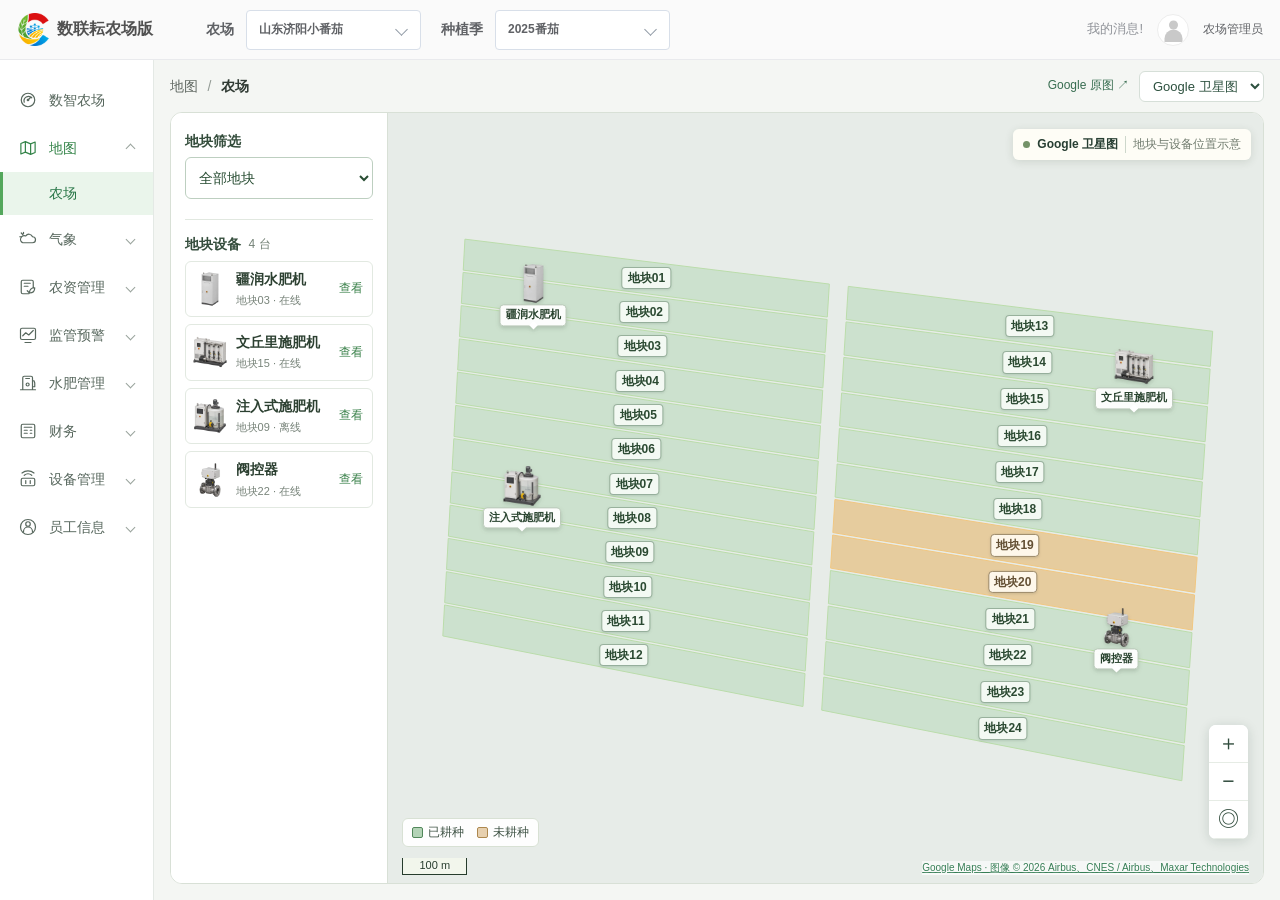
<file: shulianyun-farm-three/farm-map.html>
<!doctype html>
<html lang="zh-CN">
<head>
<meta charset="utf-8">
<meta name="viewport" content="width=device-width,initial-scale=1">
<title>农场地图 · 数联耘农场版</title>
<link rel="stylesheet" href="farm-map.css">
<link rel="stylesheet" href="farm-device.css">
<script defer src="farm-device.js"></script>
<script defer src="farm-map-preview.js"></script>
<script defer src="./farm-scene-context.js"></script>
<link rel="stylesheet" href="./farm-admin-header.css">
<script defer src="./farm-admin-header.js"></script>
<script defer src="farm-map-plots.js"></script>
<script defer src="farm-map.js"></script>
</head>
<body class="farm-map-page">
<header class="farm-admin-header"></header>

<div class="map-body">
<aside id="admin-sidebar" class="app-sidebar"><nav class="app-nav system-menu" aria-label="系统导航">
            <a class="system-menu-item" style="text-decoration:none" href="./index.html"><svg viewBox="0 0 24 24" aria-hidden="true"><circle cx="12" cy="12" r="9"/><path d="M7 15a6 6 0 0 1 10-6m-5 3 4-4"/><circle cx="12" cy="12" r="1"/></svg><span>数智农场</span></a>
            <details class="map-menu" open>
              <summary class="system-menu-item"><svg viewBox="0 0 24 24" aria-hidden="true"><path d="m2.5 6 6-2.5 7 3 6-2.5v14l-6 2.5-7-3-6 2.5zM8.5 3.5v14m7-11v14"/></svg><span>地图</span><i class="menu-chevron"></i></summary>
              <a class="system-subitem active" aria-current="page" href="./farm-map.html">农场</a>
            </details>
            <div class="system-menu-item nav-static"><svg viewBox="0 0 24 24" aria-hidden="true"><path d="M5 17h13a4 4 0 0 0 0-8 5 5 0 0 0-9-1 4 4 0 0 0-4 9Z"/><path d="M6 3v2M1 9h2M3 4l2 2"/></svg><span>气象</span><i class="menu-chevron"></i></div>
            <div class="system-menu-item nav-static"><svg viewBox="0 0 24 24" aria-hidden="true"><path d="M13 21H5a2 2 0 0 1-2-2V5a2 2 0 0 1 2-2h12a2 2 0 0 1 2 2v7M7 7h8M7 11h5m2 9c0-5 2-7 7-7 0 5-2 7-7 7Zm0 0-3-3"/></svg><span>农资管理</span><i class="menu-chevron"></i></div>
            
            <div class="system-menu-item nav-static"><svg viewBox="0 0 24 24" aria-hidden="true"><rect x="2" y="3" width="20" height="15" rx="2"/><path d="m5 13 4-4 4 3 6-6M8 22h8"/></svg><span>监管预警</span><i class="menu-chevron"></i></div>
            <div class="system-menu-item nav-static"><svg viewBox="0 0 24 24" aria-hidden="true"><path d="M5 21V5a2 2 0 0 1 2-2h9a2 2 0 0 1 2 2v16M2 21h20M9 6h5m4 3h2l1 3v5h-3"/><circle cx="11.5" cy="14" r="2"/></svg><span>水肥管理</span><i class="menu-chevron"></i></div>
            
            <details class="finance-menu" aria-label="财务菜单"><summary class="system-menu-item finance-heading"><svg viewBox="0 0 24 24" aria-hidden="true"><rect x="3" y="3" width="18" height="18" rx="2"/><path d="M7 7h10M7 11h4m-4 4h4m4-4h2m-2 4h2"/></svg><span>财务</span><i class="menu-chevron"></i></summary>
              <a class="system-subitem" href="./cost-analysis.html#cost">生产成本分析</a>
              <a class="system-subitem" href="./cost-analysis.html#benefit">生产效益分析</a>
            </details>
            <div class="system-menu-item nav-static"><svg viewBox="0 0 24 24" aria-hidden="true"><rect x="3" y="11" width="18" height="10" rx="2"/><path d="M7 7a8 8 0 0 1 10 0M4 4a13 13 0 0 1 16 0M9 14v4m6-4v4"/></svg><span>设备管理</span><i class="menu-chevron"></i></div>
            <div class="system-menu-item nav-static"><svg viewBox="0 0 24 24" aria-hidden="true"><circle cx="12" cy="12" r="10"/><circle cx="12" cy="8" r="3"/><path d="M6 19v-1a6 6 0 0 1 12 0v1"/></svg><span>员工信息</span><i class="menu-chevron"></i></div>
          </nav></aside>
<main id="farm-map-main">
  <header class="admin-page-bar"><nav class="admin-breadcrumb" aria-label="面包屑"><span>地图</span><span aria-hidden="true">/</span><strong aria-current="page">农场</strong></nav><div class="map-layer-controls"><a id="google-original" href="https://www.google.com/maps/@44.5023,85.569,16z/data=!3m1!1e3" target="_blank" rel="noopener">Google 原图 ↗</a><select id="map-source-select" aria-label="地图底图"><option value="google">Google 卫星图</option><option value="snapshot">离线卫星图</option><option value="tianditu">天地图影像</option></select><button id="layer-settings" class="layer-button" hidden>设置 Key</button></div></header>
  <div class="map-layout">
    <div class="fm-inventory-rail"><button type="button" id="fm-inventory-toggle" aria-controls="fm-inventory" aria-expanded="false">地块与设备</button></div>
    <section class="inventory" id="fm-inventory" aria-label="地块与设备">
      <div class="fm-plot-filter"><label for="plot-filter">地块筛选</label>
        <select id="plot-filter"><option value="">全部地块</option></select>
      </div>
      <section class="fm-device-panel" aria-labelledby="device-heading">
        <div class="inventory-heading device-heading"><h2 id="device-heading">地块设备</h2><span id="device-count">4 台</span></div>
        <div id="device-list"></div>
      </section>
    </section>
    <section class="map-shell" aria-label="农场地图">
      <p id="fm-location-empty" role="status" hidden></p>
      <div id="map-view" tabindex="0" aria-label="农场地图，方向键平移，加减键缩放">
        <canvas id="map-drawing" aria-hidden="true"></canvas>
        <div id="tile-layer" aria-hidden="true"></div>
        <div id="google-viewport" hidden></div><canvas id="parcel-overlay" aria-hidden="true"></canvas>
        <div id="plot-label-layer"></div><div id="device-layer"></div>
      </div>
      <div class="map-source"><span class="source-dot"></span><strong id="base-label">加载底图</strong><span>地块与设备位置示意</span></div>
      <div class="fm-field-legend" aria-label="种植状态图例"><span><i class="fm-swatch-planted" aria-hidden="true"></i>已耕种</span><span><i class="fm-swatch-fallow" aria-hidden="true"></i>未耕种</span></div>
      <div class="compass" aria-label="正北向上"><b>N</b><i></i></div>
      <div class="map-tools"><button id="zoom-in" aria-label="放大地图" title="放大">＋</button><button id="zoom-out" aria-label="缩小地图" title="缩小">−</button><button id="reset-view" aria-label="定位地块" title="定位地块">◎</button></div>
      <div class="map-credit"><span id="scale"></span><a id="tdt-credit" href="https://www.tianditu.gov.cn/" target="_blank" rel="noopener" hidden>天地图 · 国家地理信息公共服务平台</a></div>
      <div id="map-status" role="status" hidden></div>
    </section>
  </div>
</main>
</div>
<dialog id="config-dialog"><form id="config-form"><header><h2>天地图影像</h2><button id="close-config" type="button" aria-label="关闭">×</button></header><label for="tdt-key">浏览器端 Key</label><input id="tdt-key" type="password" autocomplete="off" spellcheck="false" maxlength="64"><p id="key-note">密钥保存在当前浏览器，用于加载天地图影像。</p><div class="config-footer"><a href="https://console.tianditu.gov.cn/" target="_blank" rel="noopener">天地图控制台</a><button type="button" id="schematic">使用示意图</button><button class="primary" type="submit">加载影像</button></div></form></dialog>
</body></html>
</file>
<file: shulianyun-farm-three/machine-demo/login.css>
.login-page{position:fixed;inset:0;z-index:10000;overflow:auto;display:grid;align-content:center;padding:clamp(24px,5vw,84px);box-sizing:border-box;color:white;background:linear-gradient(105deg,#102f23e8,#102f2380),url("assets/login-field.svg") center/cover,#102f23;font-family:"Microsoft YaHei",sans-serif}
.login-page header{display:flex;justify-content:space-between;align-items:center;gap:20px;margin-bottom:36px}
.login-page header img{width:min(235px,55%);max-height:72px}
.login-layout{width:min(1140px,100%);margin:auto;display:grid;grid-template-columns:1fr minmax(320px,440px);align-items:center;gap:clamp(32px,7vw,120px)}
.login-intro h1{font-size:clamp(30px,4vw,58px);margin:0 0 20px}
.login-card{box-sizing:border-box;background:#fff;color:#192820;border-radius:20px;padding:28px;min-height:365px}
.login-tabs{display:grid;grid-template-columns:1fr 1fr;gap:4px;padding:4px;margin-bottom:26px;background:#edf1ee;border-radius:12px}
.login-page button,.login-page input{font:inherit;box-sizing:border-box}
.login-tabs button,.login-submit{min-height:50px;border:0;border-radius:9px;cursor:pointer}
.login-tabs button{background:transparent;color:#24362b}
.login-tabs [aria-pressed=true],.login-submit{background:#18733e;color:#fff}
.login-card form,.login-scan{display:grid;gap:16px}
.login-field{display:flex;align-items:center;gap:12px;border:1px solid #aab7af;border-radius:10px;padding:0 14px;color:#486456}
.login-field input{min-width:0;width:100%;min-height:54px;border:0;background:transparent;color:#192820}
.login-field:focus-within{outline:2px solid #24874a}
.login-field button,.login-forgot{border:0;background:none;color:#18733e;padding:10px 0;cursor:pointer}
.login-forgot{justify-self:start}
.login-card [role=alert]{color:#ad2929;margin:0}.login-card [role=alert]:empty{display:none}
.login-scan{text-align:center;justify-items:center}.login-scan img{width:170px;height:170px}.login-scan .login-submit{padding:0 20px}
.login-intro a{color:white}.login-intro p{margin:0 0 16px}
.login-page .account-overlay{position:fixed;z-index:2;padding:16px;box-sizing:border-box;overflow:auto}
.login-page .account-dialog{box-sizing:border-box;width:min(760px,100%);background:#fff;color:#192820}
.login-page .account-dialog button{border-radius:8px;border:1px solid #aab7af;background:#fff;color:#192820}
.login-page .account-dialog .primary{background:#18733e;color:#fff;border:0}
.login-page .account-dialog .account-input{position:relative;display:flex;flex:1;width:auto;min-width:0}
.login-page .account-dialog .account-input input{width:100%;padding-right:62px}
.login-page .account-dialog [data-ac=eye]{position:absolute;right:4px;top:4px;width:54px;height:54px;padding:0;border:0;color:#4b6758}
.login-page .account-dialog .account-error:empty{display:none}
.login-page .account-dialog .steps{border:0;background:none;gap:24px}
.login-page .account-dialog .steps b{margin-right:10px}
@media(max-width:700px){.login-layout{grid-template-columns:1fr;gap:18px}.login-page header{margin-bottom:18px}.login-card{padding:20px}.login-page .account-dialog{padding:20px}.login-page .account-dialog label>span:not(.account-input){width:75px;font-size:17px}}
#screen.show-login > .main{visibility:hidden}
#screen .login-page{position:absolute;inset:96px 0 0;z-index:70;overflow:hidden;padding:0 124px;background:linear-gradient(90deg,#071a12aa,#071a121a 52%,#071a1255),url("assets/login-irrigation.png") center/cover,#102f23}
#screen .login-layout{width:100%;max-width:1510px;grid-template-columns:minmax(0,1fr) 480px;gap:120px}
#screen .login-intro h1{font-size:48px;line-height:1.2;margin-bottom:18px}
#screen .login-intro p,#screen .login-intro a{font-size:18px}
#screen .login-card{padding:30px;min-height:386px;border-radius:18px;font-size:22px}
#screen .login-tabs{margin-bottom:24px;gap:6px}
#screen .login-tabs button,#screen .login-submit{min-height:56px}
#screen .login-card form,#screen .login-scan{gap:14px}
#screen .login-field input:focus{outline:none}
#screen .login-card small,#screen .login-text-link,#screen .login-forgot,#screen .login-page .account-note{font-size:18px}
#screen .login-text-link,#screen .login-forgot{width:max-content;padding:3px 0;border:0;background:none;box-shadow:none;color:#18733e;cursor:pointer}
#screen .login-text-link:hover,#screen .login-forgot:hover{text-decoration:underline}
#screen .login-demo small{display:block;margin-top:6px;color:#4b5d52}
#screen .login-page .account-overlay{position:absolute}

#screen .login-intro{align-self:start;margin-top:28px;max-width:650px}
#screen.show-login > .top .topnav,
#screen.show-login > .top .topright > button,
#screen.show-login > .annotation-layer{display:none}
#screen.show-login > .top .topright{grid-column:3}
#screen .login-page{
  background:linear-gradient(90deg,#f8faf835 0%,transparent 72%),url("assets/login-farm-map.svg") center/cover,#e1e7e4;
  color:#1b3028;
}
#screen .login-intro h1{color:#182923;text-shadow:0 1px 18px #ffffffe0}
#screen .login-intro p,#screen .login-intro a{color:#294239;text-shadow:0 1px 12px #fff}
#screen .login-card{
  background:#f8fbfacc;
  border:1px solid #ffffffdf;
  border-radius:30px;
  box-shadow:0 24px 66px #263e342b,inset 0 1px 0 #fff;
  backdrop-filter:blur(30px) saturate(120%);
}
#screen .login-card .login-tabs{background:#526c621c;border-radius:17px}
#screen .login-card .login-tabs > button{
  background:transparent;color:#314b40;border:0;border-radius:13px;box-shadow:none;
}
#screen .login-card .login-tabs > button[aria-pressed=true]{
  background:#ffffffe6;color:#173a2a;box-shadow:0 2px 10px #1d43321c;
}
#screen .login-card .login-field{background:#ffffff69;border-color:#7c958b66;border-radius:15px}
#screen .login-card .login-field .login-eye{display:grid;place-items:center;background:none;border:0;box-shadow:none;color:#315b46;padding:0;border-radius:10px}
#screen .login-card form > .login-submit{background:#204d3b;color:#fff;border:0;border-radius:15px;box-shadow:0 6px 18px #214d3926;font-weight:650}
#screen .login-card form > .login-submit:hover{background:#183d2d}
#screen .login-card :is(.login-text-link,.login-forgot){background:none;color:#195f3a;border:0;box-shadow:none}
#screen .login-card :is(.login-forgot,button.login-text-link){min-height:36px;height:36px;padding:0}
#screen .login-page .account-dialog{
  background:#f8fbfaed;
  border:1px solid #ffffffdf;
  border-radius:26px;
  box-shadow:0 24px 66px #263e3433;
  backdrop-filter:blur(24px);
}
#screen.show-login{
  background:#f0efed url("assets/login-fertigation-farm.png") center/cover;
}
#screen.show-login > .top{
  position:relative;
  z-index:72;
  background:transparent;
  border:0;
  box-shadow:none;
}
#screen.show-login > .device-footer{display:none}
#screen.show-login > .login-page{background:none}
#screen.show-login .login-intro{
  position:absolute;
  top:16%;
  left:max(124px,calc((100% - 1510px)/2));
  margin-top:0;
}
#screen.show-login .login-card{grid-column:2}
#screen.show-login > .top{--ui-text:#182923}
#screen.show-login .wifi-glyph .wifi-light{display:block}
#screen.show-login .wifi-glyph .wifi-dark{display:none}
</file>
<file: shulianyun-farm-three/machine-demo/system-settings.css>
#screen .topright > .settings-shortcut {
  display: grid;
  place-items: center;
  width: var(--button-height);
  padding-inline: 0;
  color: var(--ui-text);
  border: 1px solid var(--ui-button-edge);
  background: linear-gradient(180deg, var(--ui-button-top) 10%, var(--ui-button-mid) 90%, var(--ui-button-bottom));
}

#screen .topright > .settings-shortcut[aria-pressed="true"] {
  color: var(--ui-accent-text);
  border-color: var(--ui-accent);
  background: var(--ui-accent-soft);
}

.system-settings {
  display: grid;
  grid-template-columns: 188px minmax(0, 1fr);
  gap: 24px;
  min-height: 0;
  flex: 1;
}

.system-settings-rail,
.system-settings-card {
  color: var(--ui-text);
  background: var(--ui-surface);
  border: 1px solid var(--ui-line);
  border-radius: 24px;
}

.system-settings-rail {
  padding: 18px;
}

.system-settings-section {
  display: flex;
  align-items: center;
  justify-content: center;
  gap: 10px;
  min-height: 60px;
  border-radius: 14px;
  background: var(--ui-accent-soft);
  color: var(--ui-accent-text);
  font-size: 23px;
  font-weight: 650;
}

.system-settings-body {
  display: grid;
  align-content: start;
  gap: 22px;
  min-height: 0;
  overflow: auto;
}

.system-settings-card { padding: 26px 32px; }
.system-settings-card h2 { margin: 0 0 12px; font-size: 30px; }
.system-settings-card dl { margin: 0; }
.system-settings-facts { display: grid; grid-template-columns: repeat(2, minmax(0, 1fr)); column-gap: 58px; }
.system-settings-card dl > div {
  display: grid;
  grid-template-columns: 1fr auto;
  align-items: center;
  gap: 16px;
  min-height: 76px;
  border-bottom: 1px solid var(--ui-line);
}
.system-settings-card dt { color: var(--ui-secondary); }
.system-settings-card dd { margin: 0; font-variant-numeric: tabular-nums; }
.system-settings-card .system-network > div { grid-template-columns: 220px minmax(0, 1fr) auto; min-height: 84px; }
.system-network-action { grid-column: 3; }
.system-network-state { display: inline-flex; align-items: center; gap: 12px; }
.system-network-mark { width: 13px; height: 13px; border-radius: 50%; background: var(--ui-accent); }
.system-network-state.is-offline .system-network-mark { background: var(--ui-secondary); }
.system-network-state .ui-icon { color: var(--ui-accent-text); }
.system-hotspot { padding: 9px 16px; border-radius: 10px; color: var(--ui-accent-text); background: var(--ui-accent-soft); }
#screen .system-network .system-configure { min-width: 120px; padding-inline: 24px; }
.system-configure-field { display: grid; gap: 10px; }
.system-select { position: relative; }
#screen .system-select .system-select-trigger {
  --button-height: 40px;
  display: flex;
  align-items: center;
  justify-content: space-between;
  gap: 12px;
  width: 100%;
  padding-inline: 14px;
  color: var(--ui-text);
  background: var(--ui-field);
  border: 1px solid var(--ui-line);
  border-radius: 9px;
  box-shadow: none;
  font-size: 20px;
  text-align: left;
}
#screen .system-select .system-select-trigger:focus-visible,
#screen .system-select .system-select-trigger[aria-expanded="true"] {
  border-color: #62bb51;
  outline: 1px solid #62bb51;
}
.system-select-trigger svg { flex: none; }
.system-select-trigger[aria-expanded="true"] svg { transform: rotate(180deg); }
.system-select-options {
  position: absolute;
  z-index: 2;
  inset: calc(100% + 6px) 0 auto;
  margin: 0;
  padding: 4px;
  list-style: none;
  color: var(--ui-accent-text);
  background: var(--ui-surface);
  border: 1px solid var(--ui-line);
  border-radius: 10px;
  box-shadow: 0 8px 20px #00000020;
  font-size: 20px;
}
.system-select-options > li {
  display: flex;
  align-items: center;
  justify-content: space-between;
  min-height: 40px;
  padding-inline: 10px;
  border-radius: 6px;
  cursor: pointer;
}
.system-select-options > li:is([aria-selected="true"], :hover, .is-active) {
  background: var(--ui-accent-soft);
}
.system-select-options > li.is-active { box-shadow: inset 0 0 0 1px #62bb51; }
.system-select-options > li:not([aria-selected="true"]) svg { visibility: hidden; }
</file>
<file: shulianyun-farm-three/machine-demo/operation-log.css>
.operation-page {
  display: flex;
  flex: 1;
  flex-direction: column;
  gap: 16px;
  min-height: 0;
  padding: 24px;
  background: var(--ui-surface);
  border: 1px solid var(--ui-line);
  border-radius: 24px;
}
.operation-heading, .operation-tools { display: flex; align-items: center; gap: 12px; }
.operation-heading { justify-content: space-between; }
.operation-heading h2 { margin: 0; font-size: 29px; }
#screen .operation-tools button { --button-height: 44px; padding-inline: 20px; font-size: 20px; }
.operation-table-wrap {
  min-height: 0;
  overflow: auto;
  border: 1px solid var(--ui-line);
  border-radius: 14px;
}
.operation-table { width: 100%; border-collapse: separate; border-spacing: 0; color: var(--ui-text); font-size: 21px; text-align: left; }
.operation-table-wrap .operation-table { min-width: 1450px; }
.operation-table :is(th, td) { padding: 10px 16px; border-bottom: 1px solid var(--ui-line); white-space: nowrap; }
.operation-table th { position: sticky; top: 0; z-index: 1; height: 54px; background: var(--ui-raised); color: var(--ui-secondary); font-weight: 650; }
.operation-table td { height: 55px; }
.operation-table tbody tr:last-child td { border-bottom: 0; }
.operation-table tr[data-action] { cursor: pointer; }
.operation-table tr[data-action]:hover { background: var(--ui-raised); }
.operation-table td.operation-empty { height: 144px; text-align: center; color: var(--ui-secondary); }
#screen .operation-table .operation-view {
  --button-height: 40px;
  background: transparent;
  border: 0;
  box-shadow: none;
  padding-inline: 6px;
  color: var(--ui-accent-text);
  font-size: 20px;
}
#screen .operation-table .operation-view:hover { text-decoration: underline; }
.operation-result { display: inline-block; min-width: 64px; padding: 3px 10px; border-radius: 8px; text-align: center; font-size: 19px; font-weight: 650; }
.operation-result.is-success { background: var(--ui-accent-soft); color: var(--ui-accent-text); }
.operation-result.is-failed { color: #a82626; background: #fdeded; }
:root[data-theme="dark"] .operation-result.is-failed { color: #ffc5c0; background: #4f2729; }
.operation-filter-form { display: grid; gap: 26px; font-size: 20px; }
.operation-filter-form fieldset { min-width: 0; margin: 0; padding: 0; border: 0; }
.operation-filter-form legend { padding: 0 0 11px; font-weight: 650; }
#screen .dialog:has(.operation-filter-form) .actions { margin-top: 22px; gap: 18px; }
.operation-date-range { display: flex; align-items: end; gap: 16px; }
.operation-date-range > span { align-self: end; padding-bottom: 8px; }
.operation-date-field { position: relative; flex: 1; min-width: 0; display: grid; gap: 8px; color: var(--ui-secondary); font-size: 18px; }
#screen .operation-date-field .operation-date-trigger {
  --button-height: 40px;
  display: flex;
  justify-content: space-between;
  align-items: center;
  width: 100%;
  padding-inline: 12px;
  color: var(--ui-text);
  background: var(--ui-field);
  border: 1px solid var(--ui-line);
  border-radius: 8px;
  box-shadow: none;
  font-size: 20px;
}
#screen .operation-date-field .operation-date-trigger:is(:focus-visible,[aria-expanded="true"]) { border-color: #62bb51; outline: 1px solid #62bb51; }
.operation-calendar {
  position: absolute;
  z-index: 5;
  inset: calc(100% + 6px) auto auto 0;
  width: 334px;
  padding: 12px;
  color: var(--ui-text);
  background: var(--ui-surface);
  border: 1px solid var(--ui-line);
  border-radius: 12px;
  box-shadow: 0 10px 28px #00000026;
}
[data-operation-date="end"] .operation-calendar { inset-inline: auto 0; }
.operation-calendar-header, .operation-calendar-footer { display: flex; align-items: center; justify-content: space-between; }
.operation-calendar-header > div { display: flex; gap: 4px; }
.operation-calendar-grid { display: grid; grid-template-columns: repeat(7,1fr); gap: 2px; margin-block: 6px; text-align: center; }
.operation-calendar-grid > span { padding-block: 5px; color: var(--ui-secondary); font-size: 16px; }
#screen .operation-calendar button {
  --button-height: 34px;
  padding-inline: 6px;
  color: var(--ui-text);
  background: transparent;
  border: 1px solid transparent;
  border-radius: 6px;
  box-shadow: none;
  font-size: 18px;
}
#screen .operation-calendar button:hover { background: var(--ui-raised); }
#screen .operation-calendar button:focus-visible { outline: 1px solid #62bb51; outline-offset: -2px; }
#screen .operation-calendar .operation-month { display: grid; place-items: center; }
#screen .operation-calendar [data-month-step="1"] svg { transform: rotate(180deg); }
#screen .operation-calendar .operation-calendar-day.is-adjacent { color: var(--ui-secondary); }
#screen .operation-calendar .operation-calendar-day[aria-current="date"] { border-color: var(--ui-line); }
#screen .operation-calendar .operation-calendar-day[aria-pressed="true"] { background: var(--ui-accent-soft); color: var(--ui-accent-text); border-color: #62bb51; }
#screen .operation-calendar-footer button { color: var(--ui-accent-text); }
.operation-filter-options { display: flex; flex-wrap: wrap; gap: 8px 20px; }
.operation-filter-options label { display: flex; align-items: center; gap: 7px; min-height: 40px; padding-inline: 8px; border: 1px solid transparent; border-radius: 8px; cursor: pointer; white-space: nowrap; }
.operation-filter-options label:has(input:checked) { background: transparent; border-color: #62bb51; color: var(--ui-accent-text); }
.operation-filter-options input { width: 18px; height: 18px; margin: 0; accent-color: var(--ui-accent-text); }
.operation-filter-error, .operation-reason { color: #a82626; }
:root[data-theme="dark"] :is(.operation-filter-error,.operation-reason) { color: #ffc5c0; }
.operation-filter-error:empty { display: none; }
.operation-facts { margin: 0; display: grid; grid-template-columns: repeat(2,minmax(0,1fr)); gap: 12px 20px; font-size: 20px; }
.operation-facts > div { display: grid; gap: 4px; padding: 9px 0; border-bottom: 1px solid var(--ui-line); }
.operation-facts dt { color: var(--ui-secondary); font-size: 18px; }
.operation-facts dd { margin: 0; }
.operation-step-table { font-size: 19px; }
</file>
<file: shulianyun-farm-three/farm-map.css>
*{box-sizing:border-box}html,body{margin:0;height:100%}.farm-map-page{font:14px/1.45 "Microsoft YaHei","PingFang SC",sans-serif;color:#273e32;background:#f4f6f3}button,input{font:inherit}.farm-map-page button{cursor:pointer}.farm-map-page a{color:#367e55}.farm-map-page :focus-visible{outline:3px solid #75b783;outline-offset:3px}.map-header{height:66px;display:flex;align-items:center;padding:0 25px;gap:26px;background:#fff;border-bottom:1px solid #e6eae6}.brand{display:flex;align-items:center;gap:10px;color:#26382c;font-size:19px;white-space:nowrap}.brand img{height:35px;width:35px}.context{display:flex;align-items:center;gap:10px;white-space:nowrap}.context span{color:#78847a}.context b{font-weight:500;letter-spacing:.01em}.user{margin-left:auto;color:#526456;white-space:nowrap}.user i{display:inline-grid;place-items:center;border:1px solid #cad9cd;background:#eef4ef;color:#487c54;width:28px;height:28px;border-radius:50%;font-style:normal;margin-right:5px}.map-body{display:flex;height:calc(100dvh - 66px)}.app-sidebar{flex:0 0 clamp(145px,12vw,208px);background:white;border-right:1px solid #e4e9e5;overflow:auto}.system-menu{padding-top:16px}.system-menu-item,.system-subitem{display:flex;align-items:center;gap:12px;padding:0 19px;height:48px;color:#57675d!important;text-decoration:none;list-style:none;cursor:default}.system-menu details>summary,.system-menu a{cursor:pointer}.system-menu svg{width:18px;height:18px;stroke:currentColor;fill:none;stroke-width:1.6;stroke-linecap:round;stroke-linejoin:round}.system-menu-item .menu-chevron{margin-left:auto;width:7px;height:7px;border:solid #99a39c;border-width:0 1.5px 1.5px 0;transform:rotate(45deg)}details[open]>.system-menu-item .menu-chevron{transform:rotate(225deg)}.system-subitem{padding-left:49px;height:43px}.map-menu>summary{color:#348449!important}.system-subitem.active{color:#287647!important;background:#eaf5eb;border-left:3px solid #54a75c;padding-left:46px}.system-menu summary::-webkit-details-marker{display:none}#farm-map-main{flex:1;min-width:0;display:flex;flex-direction:column;padding:0 16px 16px}.layer-button{display:flex;align-items:center;gap:7px;background:#fff;border:1px solid #d5dfd7;color:#3d5744;padding:5px 10px;border-radius:6px}.layer-button span{font-size:20px;line-height:18px}.map-layout{display:flex;flex:1;min-height:0;border:1px solid #d8e0d6;border-radius:12px;overflow:hidden;background:white}.inventory{width:clamp(211px,18vw,289px);padding:20px 14px;overflow-y:auto;flex:none}.inventory-heading{display:flex;align-items:center;justify-content:space-between;margin:0 0 14px}.inventory h1,.inventory h2{font-size:18px;margin:0;font-weight:650}.inventory-heading>span{color:#728075;font-size:12px}.field-summary{width:100%;display:flex;align-items:center;text-align:left;gap:10px;background:#f1f7ee;border:1px solid #c5ddc1;padding:13px 10px;border-radius:9px;color:#2c4c32}.field-summary b{display:block;font-size:16px}.field-summary small{color:#5e735e;display:block;margin-top:4px}.field-symbol{display:grid;place-items:center;width:38px;height:38px;border-radius:9px;background:#dfebd6;font-size:27px;color:#54864b}.field-info{padding:2px 3px;margin:12px 0 21px}.field-info div{display:flex;justify-content:space-between;gap:8px;margin:9px 0}.field-info dt{color:#78867b}.field-info dd{margin:0;font-variant-numeric:tabular-nums}.device-heading{border-top:1px solid #e4e9e3;padding-top:20px}.device-heading h2{font-size:16px}.device-row{width:100%;background:transparent;border:0;display:flex;align-items:center;gap:9px;text-align:left;padding:10px 3px;border-bottom:1px solid #edf0ec;color:#2c4031}.device-row:hover{background:#f4f8f1}.device-row img{width:38px;height:38px;object-fit:contain}.device-row>span{flex:1;min-width:0}.device-row b{display:block;font-size:14px;font-weight:600}.device-row small{font-size:11px;color:#78847a}.device-row em{font-style:normal;font-size:12px;color:#3a814a;white-space:nowrap}.map-shell{position:relative;isolation:isolate;flex:1;min-width:0;border-left:1px solid #d8e0d6;background:#c9ceba}.map-shell canvas,#map-view,#tile-layer,#device-layer{position:absolute;inset:0;width:100%;height:100%}#map-view{touch-action:none;overflow:hidden;cursor:grab}#map-view:active{cursor:grabbing}#tile-layer,#parcel-overlay,#device-layer{pointer-events:none}#tile-layer img{position:absolute;width:256px;height:256px;max-width:none}.device-pin{pointer-events:auto;position:absolute;transform:translate(-50%,-100%);background:none;border:0;display:flex;flex-direction:column;align-items:center;padding:0 4px 3px;transition:filter .16s;filter:drop-shadow(0 4px 4px #20302140)}.device-pin img{width:clamp(52px,4.6vw,85px);height:clamp(52px,4.6vw,85px);object-fit:contain}.device-pin span{border:1px solid #bccbbb;background:#fffffff2;border-radius:4px;padding:3px 8px;font-size:12px;line-height:1.4;white-space:nowrap;color:#28432e;font-weight:600}.device-pin:after{content:"";width:6px;height:6px;transform:rotate(45deg);background:white;margin-top:-4px}.device-pin:hover,.device-pin:focus-visible{filter:drop-shadow(0 5px 7px #1a3b2155);z-index:2}.device-pin:hover span{background:#e8f9e6}.map-source,.compass,.map-tools,.map-credit,#map-status{position:absolute}.map-source{top:16px;left:16px;display:flex;align-items:center;gap:7px;padding:7px 10px;background:#fffef7ef;border-radius:6px;font-size:12px;box-shadow:0 2px 8px #243b2220}.map-source>span:last-child{border-left:1px solid #cdd7cb;color:#707b6e;padding-left:7px}.source-dot{background:#749268;width:7px;height:7px;border-radius:50%}.compass{top:16px;right:18px;display:grid;justify-items:center;font:600 12px Arial;color:#21382f;filter:drop-shadow(0 1px 1px #fff)}.compass i{width:16px;height:22px;clip-path:polygon(50% 0,100% 100%,50% 76%,0 100%);background:linear-gradient(90deg,#2b4d3d 50%,#dee8d8 50%)}.map-tools{right:15px;bottom:44px;background:#fff;box-shadow:0 2px 12px #152c2026;border-radius:7px;overflow:hidden;display:grid}.map-tools button{width:39px;height:38px;border:0;border-bottom:1px solid #e6ece5;background:#fff;color:#314c3d;font-size:21px}.map-credit{bottom:8px;left:14px;right:14px;display:flex;align-items:end;gap:10px;justify-content:space-between;pointer-events:none;color:#263c2c;text-shadow:0 1px 2px white}.map-credit>span{border:1px solid currentColor;border-top:0;text-align:center;font-size:11px;background:#f9fcef9c}.map-credit a{pointer-events:auto;background:#fff9;font-size:11px}#map-status{top:56px;left:16px;max-width:80%;border-radius:6px;background:#fffbe9;font-size:12px;padding:7px 10px;color:#735724}.mobile-only{display:none}#config-dialog{width:min(415px,92vw);border:0;border-radius:12px;padding:22px 24px;color:#2e4435;box-shadow:0 20px 65px #142c2730}#config-dialog::backdrop{background:#243d3460}#config-dialog header,.config-footer{display:flex;align-items:center;gap:9px}#config-dialog header{justify-content:space-between;margin-bottom:20px}#config-dialog h2{margin:0;font-size:18px}#config-dialog button{background:#fff;border:1px solid #d5dfd7;color:inherit;padding:7px 10px;border-radius:5px}#close-config{border:0!important;font-size:21px}#config-dialog input{display:block;width:100%;padding:10px;margin-top:6px;border-radius:5px;border:1px solid #b8cbbd}#config-dialog p{font-size:12px;color:#728075}.config-footer{margin-top:18px;font-size:13px}.config-footer a{margin-right:auto}.config-footer button.primary{background:#37754c;color:white;border-color:#37754c}
@media(max-width:1000px){.map-header{gap:18px;padding:0 12px}.app-sidebar{flex-basis:134px}.inventory{width:195px;padding:15px 9px}#farm-map-main{padding:0 8px 8px}.device-row{gap:4px}.device-row img{width:30px;height:30px}.system-menu-item{padding:0 12px}}
@media(max-width:760px){.map-header{height:52px;gap:9px}.brand{font-size:15px}.brand img{width:27px;height:27px}.context,.user{display:none}.mobile-only{display:block;background:white;border:0;font-size:20px}.map-body{height:calc(100dvh - 52px)}.app-sidebar{display:none;position:absolute;top:52px;bottom:0;left:0;width:170px;z-index:10;box-shadow:5px 8px 16px #263a3425}.app-sidebar.mobile-open{display:block}.map-layout{flex-direction:column-reverse;overflow:auto}.map-shell{border:0;min-height:45dvh}.inventory{width:auto;max-height:31dvh;border-top:1px solid #d9e1d6;overflow:auto;padding:10px 12px}.inventory-heading{margin-bottom:5px}.field-info{display:flex;gap:10px;flex-wrap:wrap;margin:4px 0}.field-info div{gap:5px;margin:2px 0;font-size:12px}.device-heading{padding:8px 0 0;margin-top:6px}#device-list{display:grid;grid-template-columns:1fr 1fr}.field-summary{padding:4px 8px}.field-symbol{height:31px}.field-summary>span:last-child{display:flex;align-items:center;gap:10px}.field-summary small{margin:0}.device-pin img{width:42px;height:42px}.device-pin span{font-size:10px;padding:1px 4px}.map-source{top:8px;left:8px;font-size:11px}}
/* Keep WMTS label tiles beneath the farm parcel and device overlays. */
#tile-layer{isolation:isolate}
.map-layer-controls{display:flex;align-items:center;gap:10px}.map-layer-controls select,.map-layer-controls button{font:inherit;font-size:13px;border:1px solid #d6dfd8;border-radius:6px;padding:6px 9px;color:#2c503e;background:white}.map-layer-controls a{font-size:12px;color:#376d50;text-decoration:none}.map-layer-controls [hidden],.map-shell [hidden]{display:none!important}
#google-viewport{position:absolute;left:0;top:0;transform-origin:top left;width:1440px;height:900px;pointer-events:none}#google-viewport img,#google-viewport iframe{width:100%;height:100%;display:block;border:0}
.map-shell.google-view{background:#e7ece8}.google-view #map-view,.google-view #map-view:active{cursor:default}.google-view #map-drawing,.google-view .compass,.google-view .map-tools,.google-view #scale{display:none}.google-view .map-source{left:auto;right:12px}.google-view .map-credit{justify-content:flex-end;bottom:1px}.google-view .map-credit a{font-size:10px}.google-view #device-layer{z-index:2}.google-view #parcel-overlay{z-index:1}
@media(max-width:650px){.map-layer-controls{gap:5px}.map-layer-controls select{font-size:12px}.google-view .device-pin img{width:33px;height:33px}.google-view .device-pin span{font-size:9px}.google-view .map-credit a{font-size:8px}}
.google-source-hotspot{position:absolute;left:5px;top:5px;width:178px;height:39px;pointer-events:auto}.google-source-hotspot:focus-visible{outline:3px solid #337850;outline-offset:2px}


.map-layout { position: relative; display: grid; grid-template: minmax(0,1fr) / clamp(190px,17vw,274px) minmax(0,1fr); }
.fm-inventory-rail { display: none; }
.inventory {
  width: auto;
  max-height: none;
  min-width: 0;
  min-height: 0;
  display: flex;
  flex-direction: column;
  gap: 20px;
  overflow-y: auto;
  padding: 18px 14px;
  border-right: 1px solid #d8e0d6;
  background: #fff;
  scrollbar-width: thin;
}
.fm-plot-filter { display: grid; gap: 6px; }
.fm-plot-filter label, .fm-device-panel .device-heading h2 { font-size: 14px; font-weight: 600; color: #344d3c; }
#plot-filter { width: 100%; height: 42px; padding: 0 9px; border: 1px solid #bdcfc0; border-radius: 6px; color: #284d33; background-color: white; font: inherit; cursor: pointer; }
#plot-filter:focus-visible { outline-color: #62bb51; outline-offset: 1px; }
.fm-device-panel { padding-top: 14px; border-top: 1px solid #e1e8e0; min-width: 0; }
.fm-device-panel .device-heading { min-height: 20px; margin: 0 0 6px; border: 0; padding: 0; gap: 8px; justify-content: start; }
#device-list { display: grid; grid-template-columns: minmax(0,1fr); gap: 7px; }
.fm-device-panel .device-row {
  width: 100%;
  display: flex;
  align-items: center;
  padding: 7px 9px 7px 6px;
  gap: 8px;
  border: 1px solid #e2e9e1;
  border-radius: 6px;
  min-height: 42px;
}
.fm-device-panel .device-row img { width: 36px; height: 36px; }
.fm-device-panel .device-row b { font-size: 14px; }
.fm-device-panel .device-row small { font-size: 11px; }
.fm-device-panel .device-row:hover { border-color: #acc8ae; background: #f3f8f2; }
.fm-device-empty { margin: 0; padding: 10px 0; font-size: 13px; color: #66796d; }
.map-shell { border-left: 0; }
#plot-label-layer { position: absolute; inset: 0; z-index: 2; pointer-events: none; }
#device-layer,.google-view #device-layer { z-index: 3; }
.device-pin { filter: drop-shadow(0 2px 2px #20302130); }
.device-pin img { width: clamp(38px,3.3vw,54px); height: clamp(38px,3.3vw,54px); }
.device-pin span { padding: 2px 5px; font-size: 11px; }
.device-pin:hover,.device-pin:focus-visible { filter: drop-shadow(0 3px 3px #1a3b213d); }
.map-shell.google-view #map-view { cursor: grab; }
.map-shell.google-view #map-view:active { cursor: grabbing; }
.map-shell.google-view .map-tools { display: grid; }
.map-shell.google-view #scale { display: inline-block; }
.map-shell.google-view .map-credit { justify-content: space-between; bottom: 8px; }
.map-shell.compact-plots .device-pin { padding: 0; }
.compact-plots .device-pin img { width: 32px; height: 32px; }
.compact-plots .device-pin span {
  position: absolute;
  bottom: 100%;
  left: 50%;
  transform: translateX(-50%);
  visibility: hidden;
}
.compact-plots .device-pin:hover span,
.compact-plots .device-pin:focus-visible span { visibility: visible; }
.compact-plots .device-pin::after { display: none; }
.map-shell.sparse-plots .fm-plot-label { padding-inline: 3px; font-size: 10px; }
.fm-plot-label {
  position: absolute;
  transform: translate(-50%,-50%);
  pointer-events: auto;
  background: rgb(248 252 247 / .90);
  border: 1px solid rgb(44 90 55 / .45);
  padding: 2px 5px;
  border-radius: 4px;
  color: #2b4a32;
  font: 600 12px/1.35 "Microsoft YaHei",sans-serif;
  white-space: nowrap;
  box-shadow: 0 1px 3px #273d3326;
}
.fm-plot-label.is-fallow { color: #645034; border-color: #998767; background: #fffaefed; }
.fm-plot-label.is-selected,.fm-plot-label[aria-pressed="true"] { background: #275b39; color: #fff; border-color: #edf9e8; }
.fm-field-legend {
  position: absolute;
  z-index: 4;
  bottom: 36px;
  left: 14px;
  display: flex;
  align-items: center;
  gap: 13px;
  background: #fffffff2;
  border-radius: 6px;
  padding: 5px 9px;
  border: 1px solid #d8e1d4;
  color: #3d5143;
  font-size: 12px;
  pointer-events: none;
}
.fm-field-legend span { display: inline-flex; align-items: center; gap: 5px; white-space: nowrap; }
.fm-field-legend i { width: 11px; height: 11px; border-radius: 2px; border: 1px solid; }
.fm-field-legend .fm-swatch-planted { background: #68a86d80; border-color: #51875a; }
.fm-field-legend .fm-swatch-fallow { background: #d0a25f80; border-color: #ad884f; }
.map-source,.map-credit,.map-tools,.compass,#map-status { z-index: 4; }
.map-layer-controls[hidden], .map-shell.no-located-plots > :not(#fm-location-empty) { display: none; }
.map-shell.no-located-plots {
  display: grid;
  place-content: center;
  min-height: 0;
  background: #f2f5f0;
}
#fm-location-empty { margin: 0; padding: 10px 18px; color: #526458; font-size: 14px; }

@media(max-width:760px) {
  .map-body { height: calc(100dvh - 52px); min-height: 330px; }
  .map-layout { grid-template: minmax(0,1fr) / 40px minmax(0,1fr); height: auto; overflow: hidden; }
  .map-shell { grid-row: 1; grid-column: 2; min-height: 0; overflow: hidden; }
  .fm-inventory-rail { grid-row: 1; grid-column: 1; display: flex; justify-content: center; align-items: flex-start; border-right: 1px solid #dde5dc; background: #f8faf6; }
  #fm-inventory-toggle { display: flex; align-items: center; gap: 7px; min-width: 37px; padding: 13px 8px; border: 0; border-bottom: 1px solid #d7e3d6; color: #36593f; background: #f1f6ef; font-family: inherit; font-size: 13px; font-weight: 600; line-height: 1.35; writing-mode: vertical-rl; letter-spacing: 1px; }
  #fm-inventory-toggle::after { content: ''; width: 6px; height: 6px; border: solid currentColor; border-width: 1.5px 1.5px 0 0; transform: rotate(45deg); }
  #fm-inventory-toggle[aria-expanded="true"]::after { transform: rotate(225deg); }
  .inventory { display: none; }
  .inventory-open .inventory { display: flex; position: absolute; left: 40px; top: 0; bottom: 0; z-index: 6; width: min(230px,calc(100% - 94px)); padding: 16px 12px; border-top: 0; gap: 14px; box-shadow: 4px 0 12px #293c301c; }
  .fm-field-legend { bottom: 27px; left: 8px; font-size: 10px; padding: 4px 6px; gap: 8px; }
  .fm-plot-label { font-size: 10px; padding: 1px 3px; }
  .device-pin img,.google-view .device-pin img { width: 32px; height: 32px; }
}
</file>
<file: shulianyun-farm-three/farm-device.css>
dialog.farm-device-dialog {
  --fd-ink: #233b32;
  --fd-muted: #53665e;
  --fd-line: #e2e9e3;
  display: none;
  width: min(744px,calc(100vw - 36px));
  max-width: none;
  max-height: min(89dvh,840px);
  margin: auto;
  padding: 0;
  border: 1px solid #d4dfd6;
  border-radius: 18px;
  box-sizing: border-box;
  background: #fff;
  color: var(--fd-ink);
  text-align: left;
  font: 14px/1.55 "Microsoft YaHei UI","Microsoft YaHei",system-ui,sans-serif;
  font-variant-numeric: tabular-nums;
  box-shadow: 0 24px 88px #102c2542;
  overflow: hidden;
  overscroll-behavior: contain;
}
dialog.farm-device-dialog[open] { display: block; }
.farm-device-dialog::backdrop { background: rgb(17 35 28 / .36); }
.farm-device-dialog * { box-sizing: border-box; }
.farm-device-dialog .fd-sheet { max-height: min(calc(89dvh - 2px),838px); display: flex; flex-direction: column; }
.farm-device-dialog .fd-head { position: relative; flex: none; display: flex; align-items: center; gap: 18px; padding: 22px 62px 20px 24px; background: linear-gradient(110deg,#f1f7ee,#fcfdfb 80%); }
.fd-device-image { flex: none; width: 78px; height: 78px; display: grid; place-items: center; border-radius: 16px; background: #fff; border: 1px solid #dce6de; }
.fd-device-image img { width: 100%; height: 100%; object-fit: contain; }
.fd-heading { min-width: 0; }
.fd-headline { display: flex; align-items: center; flex-wrap: wrap; gap: 4px 12px; }
.farm-device-dialog .fd-headline h2 { margin: 0; color: var(--fd-ink); font-size: 21px; font-weight: 650; line-height: 1.4; }
.farm-device-dialog .fd-model { color: var(--fd-muted); font-size: 13px; margin: 3px 0 0; }
.farm-device-dialog .fd-report { color: var(--fd-muted); font-size: 12px; margin: 5px 0 0; }
.fd-report time { margin-left: 5px; white-space: nowrap; }
.farm-device-dialog button { font-family: inherit; cursor: pointer; }
.farm-device-dialog .fd-close { position: absolute; right: 16px; top: 16px; border: 1px solid #dde4dc; background: #fff; color: #52645a; border-radius: 50%; display: grid; place-content: center; width: 34px; height: 34px; padding: 0; font-size: 23px; font-weight: 400; line-height: 1; }
.fd-close:hover { border-color: #a9c1af; }
.farm-device-dialog :focus-visible { outline: 2px solid #44855a; outline-offset: -2px; }
.fd-content { flex: 1 1 auto; min-height: 0; overflow: auto; overscroll-behavior: contain; padding: 20px 24px 24px; }
.fd-identity { margin-bottom: 16px; }
.fd-identity dl { display: grid; grid-template-columns: repeat(2,minmax(0,1fr)); column-gap: 26px; }
.fd-identity dl div:nth-last-child(-n+2) { border: none; }
.fd-groups { display: grid; grid-template-columns: repeat(2,minmax(0,1fr)); gap: 16px; align-items: start; }
.fd-group, .fd-barrels { border: 1px solid var(--fd-line); border-radius: 10px; overflow: hidden; }
.farm-device-dialog .fd-content h3 { display: block; font-size: 15px; font-weight: 650; line-height: 1.5; margin: 0; padding: 10px 14px; background: #f4f7f3; color: #30493c; border-bottom: 1px solid var(--fd-line); }
.fd-group dl { margin: 0; padding: 1px 14px; }
.fd-group dl div { min-height: 34px; padding: 5px 0; display: flex; align-items: center; justify-content: space-between; gap: 6px; border-bottom: 1px solid #f0f3ee; }
.fd-group dl div:last-child { border-bottom: 0; }
.fd-group dt { color: var(--fd-muted); }
.fd-group dd { margin: 0; font-weight: 550; color: var(--fd-ink); white-space: nowrap; }
.fd-plot-row dt { flex: none; }
.fd-plot-row dd { white-space: normal; overflow-wrap: anywhere; text-align: right; }
.fd-state { display: inline-flex; align-items: center; gap: 6px; white-space: nowrap; font-size: 13px; }
.fd-state::before { content: ""; width: 6px; height: 6px; border-radius: 50%; background: currentColor; }
.fd-on { color: #277149; }
.fd-off { color: #69756c; }
.fd-headline .fd-state { font-size: 12px; padding: 2px 8px; border: 1px solid #c9ddcb; border-radius: 99px; background: #e8f3e8; }
.fd-headline .fd-off { background: #eef0ee; border-color: #dadeD9; }
.fd-barrels { margin-top: 16px; }
.fd-table-scroll { overflow: auto; }
.farm-device-dialog table { border-collapse: collapse; width: 100%; white-space: nowrap; font-size: 13px; }
.farm-device-dialog th, .farm-device-dialog td { text-align: right; padding: 8px; border: none; border-bottom: 1px solid var(--fd-line); line-height: 1.5; }
.farm-device-dialog th:first-child { text-align: left; padding-left: 14px; }
.farm-device-dialog td:last-child,.farm-device-dialog th:last-child { padding-right: 14px; }
.farm-device-dialog thead th { background: #fafbf9; color: var(--fd-muted); font-weight: 500; }
.farm-device-dialog tbody th { color: var(--fd-ink); font-weight: 550; }
.farm-device-dialog tbody tr:last-child > * { border-bottom: none; }
@media(max-width:620px) {
  dialog.farm-device-dialog { width: calc(100vw - 20px); max-height: 92dvh; border-radius: 14px; }
  .farm-device-dialog .fd-sheet { max-height: calc(92dvh - 2px); }
  .farm-device-dialog .fd-head { padding: 15px 43px 15px 14px; gap: 10px; }
  .fd-device-image { width: 53px; height: 53px; }
  .farm-device-dialog .fd-headline h2 { font-size: 17px; }
  .farm-device-dialog .fd-close { right: 6px; top: 6px; }
  .fd-content { padding: 12px; }
  .fd-groups { grid-template-columns: minmax(0,1fr); gap: 10px; }
  .fd-identity { margin-bottom: 10px; }
  .fd-identity dl { display: block; }
  .fd-barrels { margin-top: 10px; }
}
</file>
<file: shulianyun-farm-three/farm-admin-header.css>
.farm-admin-header {
  --admin-height:60px;
  position:sticky; top:0; z-index:12; box-sizing:border-box;
  display:flex; flex-wrap:nowrap; align-items:center; justify-content:flex-start; gap:20px;
  width:100%; height:var(--admin-height); min-height:var(--admin-height); padding:0 17px;
  border:0; border-bottom:1px solid #e9eaed; background:#fafafa;
  color:#303133; font:14px/1.55 "Microsoft YaHei","Segoe UI",sans-serif;
}
.farm-admin-header * {box-sizing:border-box}
.admin-identity,.admin-context,.admin-context label,.admin-user {display:flex;align-items:center;white-space:nowrap}
.admin-identity {min-width:169px;gap:7px;color:#515151}
.admin-identity img {width:33px;height:33px;object-fit:contain}
.admin-identity b {font-size:16px;font-weight:600}
.admin-context {flex:1;min-width:0;gap:20px}
.admin-context label {gap:12px;color:#606266;font-size:14px;font-weight:600;margin:0}
.admin-picker {position:relative;display:inline-flex;width:175px;min-width:0}
.admin-picker::after {content:"";pointer-events:none;position:absolute;right:15px;top:15px;width:8px;height:8px;border:solid #8e98a3;border-width:0 1px 1px 0;transform:rotate(45deg)}
.farm-admin-header .admin-picker select {
  appearance:none;display:block;width:100%;height:40px;min-height:40px;margin:0;
  padding:0 32px 0 12px;border:1px solid #d8dfe9;border-radius:4px;background:#fff;
  font:600 12px/1.55 "Microsoft YaHei","Segoe UI",sans-serif;color:#606266;cursor:pointer;
}
.admin-picker select:hover {border-color:#a4bba4}
@supports (appearance:base-select) {
  .farm-admin-header .admin-picker select,.admin-picker select::picker(select) {appearance:base-select}
  .admin-picker select::picker-icon {display:none}
  .farm-admin-header .admin-picker select {align-content:center;text-align:left}
  .admin-picker select::picker(select) {margin-block:4px;padding:4px;background:#fff;border:1px solid #d8dfe9;border-radius:5px;box-shadow:0 4px 15px #2033251a}
  .admin-picker option {padding:8px;border-radius:3px;color:#505a53;font:13px/1.45 "Microsoft YaHei","Segoe UI",sans-serif}
  .admin-picker option:checked,.admin-picker option:focus,.admin-picker option:hover {background:#edf6ea;color:#387b32}
}
.farm-admin-header :focus-visible {outline:2px solid #62bb51;outline-offset:2px}
.admin-user {gap:14px;color:#606266;font-size:12px}
.admin-messages {font-size:13px;color:#909399}
.admin-avatar {display:grid;place-items:center;width:32px;height:32px;overflow:hidden;border-radius:50%;background:#fff;border:1px solid #ededed}
.admin-avatar svg {width:27px;height:27px;fill:#c9c9c9}
.admin-nav-toggle {display:none}
.admin-page-bar {
  display:flex; flex:none; align-items:center; justify-content:space-between;
  min-height:52px; gap:12px;
}
.admin-breadcrumb {
  display:flex; align-items:center; gap:10px; white-space:nowrap;
  color:#606862; font:400 14px/20px "Microsoft YaHei","Segoe UI",sans-serif;
}
.admin-breadcrumb [aria-hidden] {color:#929a94}
.admin-breadcrumb [aria-current="page"] {color:#303b34;font-weight:600}
@media screen {
  :root {--admin-sidebar-width:clamp(145px,12vw,208px);--admin-gutter:16px}
  .farm-map-page #admin-sidebar {flex-basis:var(--admin-sidebar-width)}
  .farm-map-page #farm-map-main {padding-inline:var(--admin-gutter)}
  .system-workspace > .admin-page-bar,.system-workspace > .app-content {padding-inline:var(--admin-gutter)}
  .system-workspace > .app-content {padding-top:0}
}
@media screen and (min-width:761px) {
  #product-frame .system-layout {grid-template-columns:var(--admin-sidebar-width) minmax(0,1fr)}
}
@media screen and (max-width:1000px) {
  :root {--admin-sidebar-width:134px;--admin-gutter:12px}
}
.farm-map-page .map-body {height:calc(100dvh - 60px)}
@media(max-width:1000px) and (min-width:761px) {
  .farm-admin-header {gap:15px;padding:0 12px}
  .admin-identity {min-width:133px}.admin-context {gap:13px}.admin-context label {gap:8px}
  .admin-picker {width:148px}.admin-messages {display:none}
}
@media(max-width:760px) {
  .admin-page-bar {min-height:44px;gap:8px}
  .farm-admin-header {
    --admin-height:102px;
    display:grid;grid-template-columns:minmax(0,1fr) auto;grid-template-rows:34px 45px;
    align-content:center;gap:4px 8px;padding:5px 12px;
  }
  .admin-identity {grid-area:1/1;min-width:0;gap:6px}
  .admin-identity img {width:26px;height:26px}.admin-identity b {font-size:14px}
  .admin-user {grid-area:1/2;gap:5px;font-size:11px}.admin-messages {display:none}
  .admin-avatar {width:24px;height:24px}.admin-avatar svg {width:21px;height:21px}
  .admin-context {grid-area:2/1/3/-1;display:grid;grid-template-columns:minmax(0,1fr) minmax(0,1fr);gap:10px}
  .admin-context label {min-width:0;gap:5px;font-size:12px}
  .admin-picker {width:auto;flex:1}
  .farm-admin-header .admin-picker select {padding:0 20px 0 6px;font-size:12px}
  .admin-picker::after {right:8px}
  .admin-nav-toggle {display:grid;place-items:center;margin:0;padding:3px;width:28px;height:29px;border:0;background:transparent;color:#405647;cursor:pointer}
  .admin-nav-toggle svg {width:19px;height:19px}
  #admin-sidebar {display:none}
  #admin-sidebar.admin-nav-open {display:block;position:fixed;z-index:11;inset:102px auto 0 0;width:178px;background:#fff;overflow:auto;box-shadow:4px 4px 12px #20332526}
  #admin-sidebar.admin-nav-open .system-menu {display:block}
  #product-frame .system-layout {grid-template-columns:minmax(0,1fr)}
  .farm-map-page .map-body {height:auto;min-height:calc(100dvh - 102px)}
}
</file>
